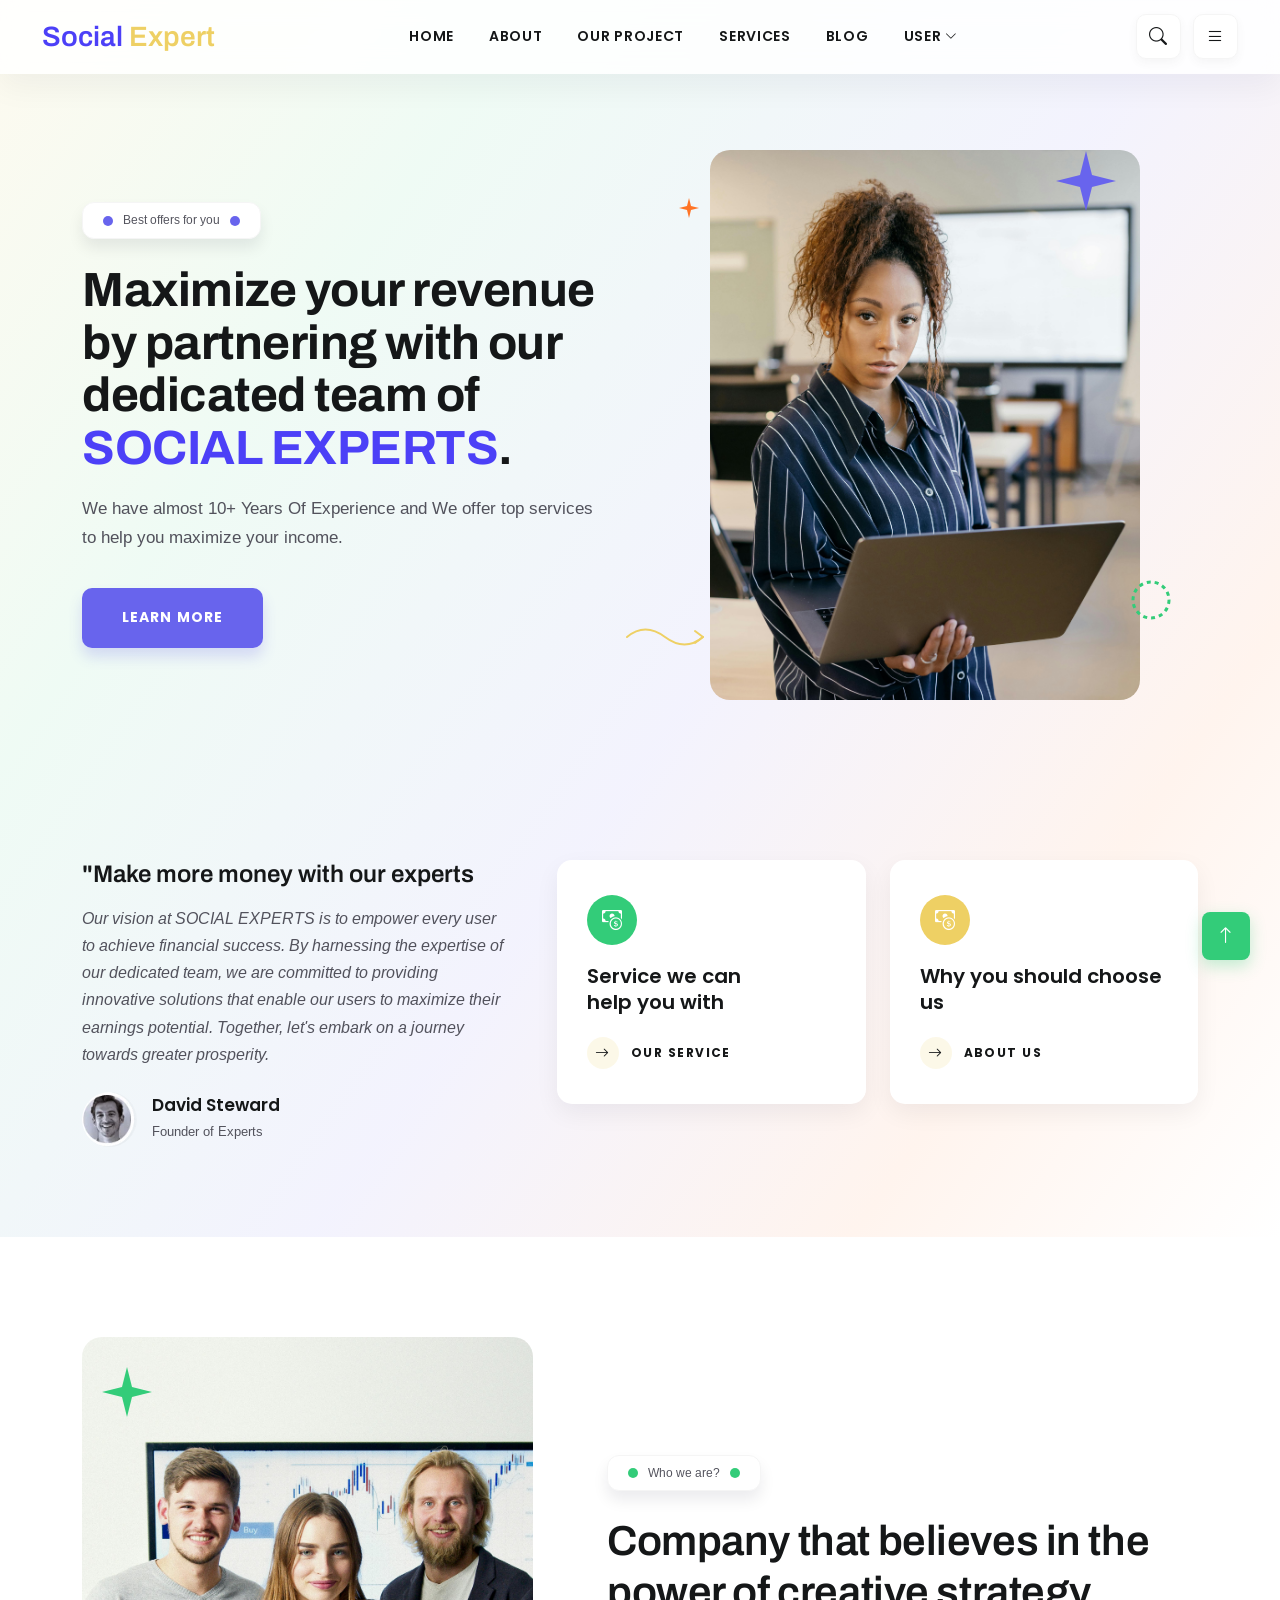
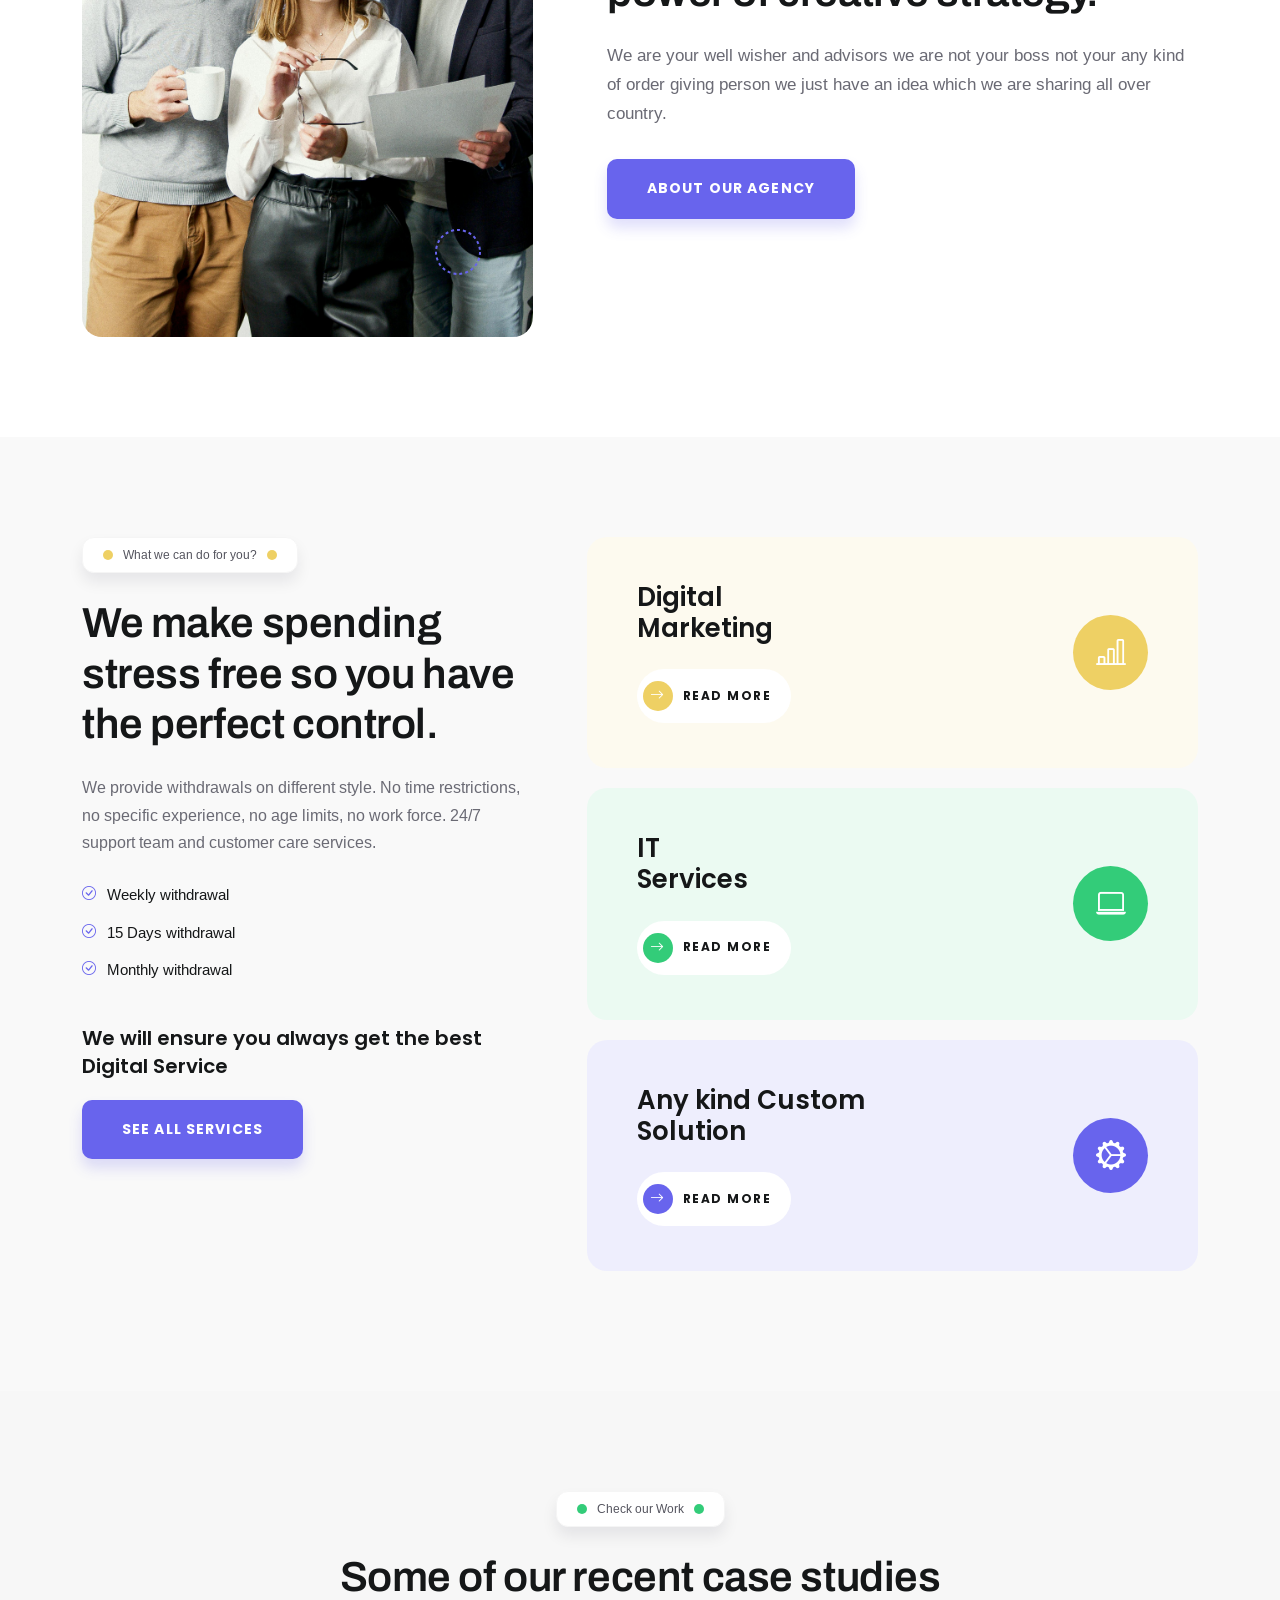
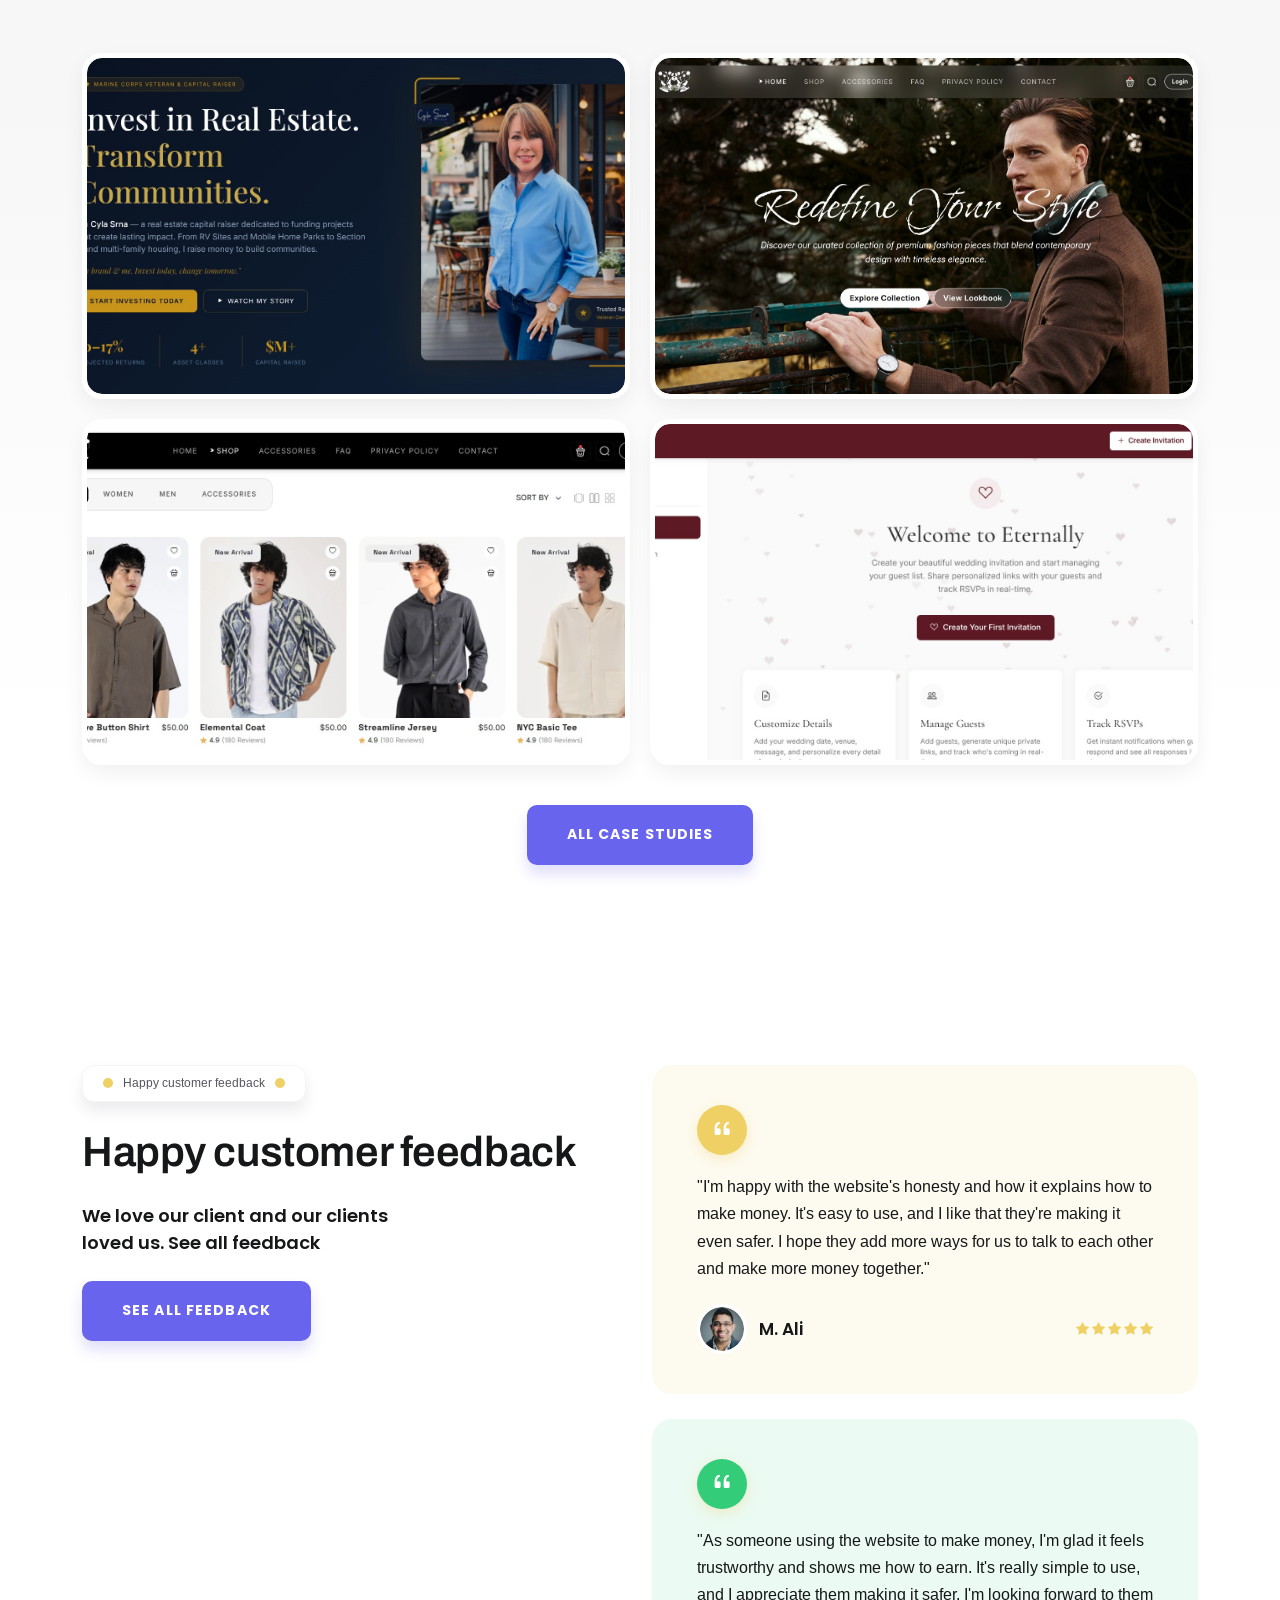
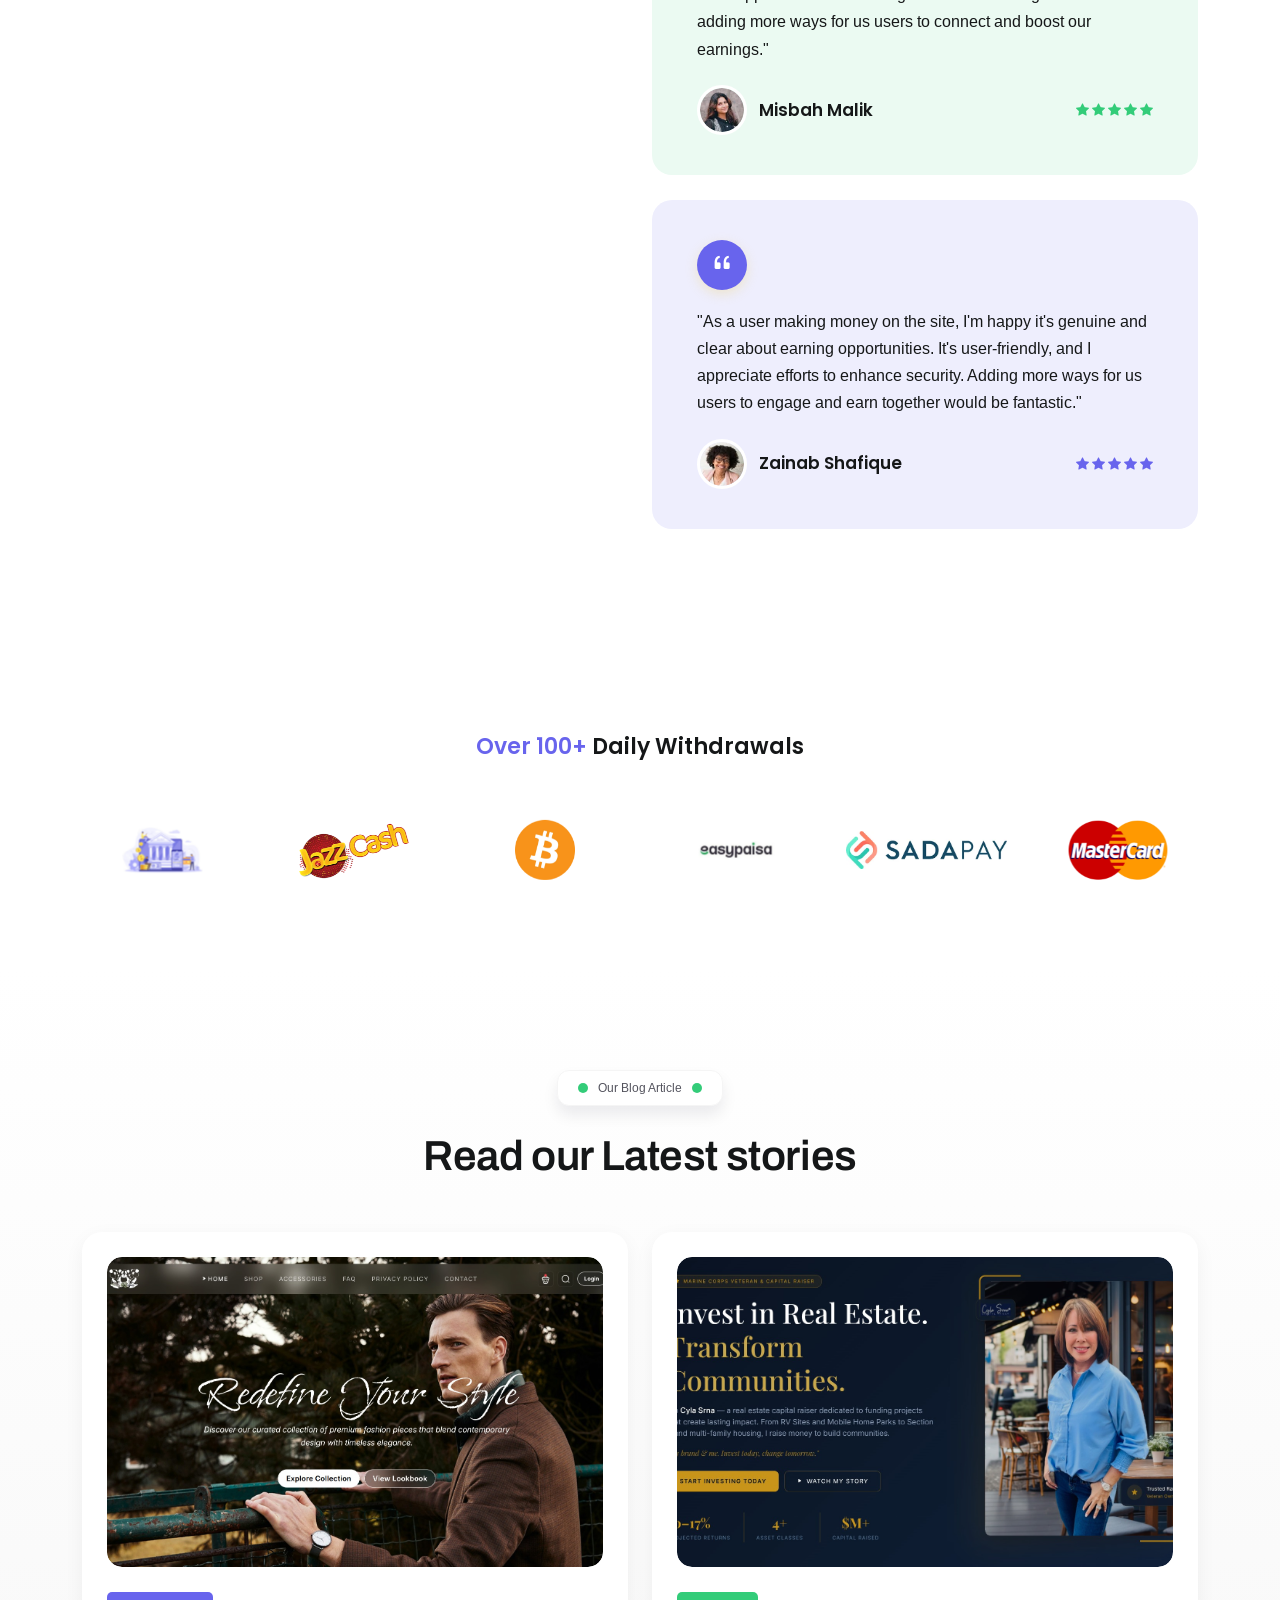
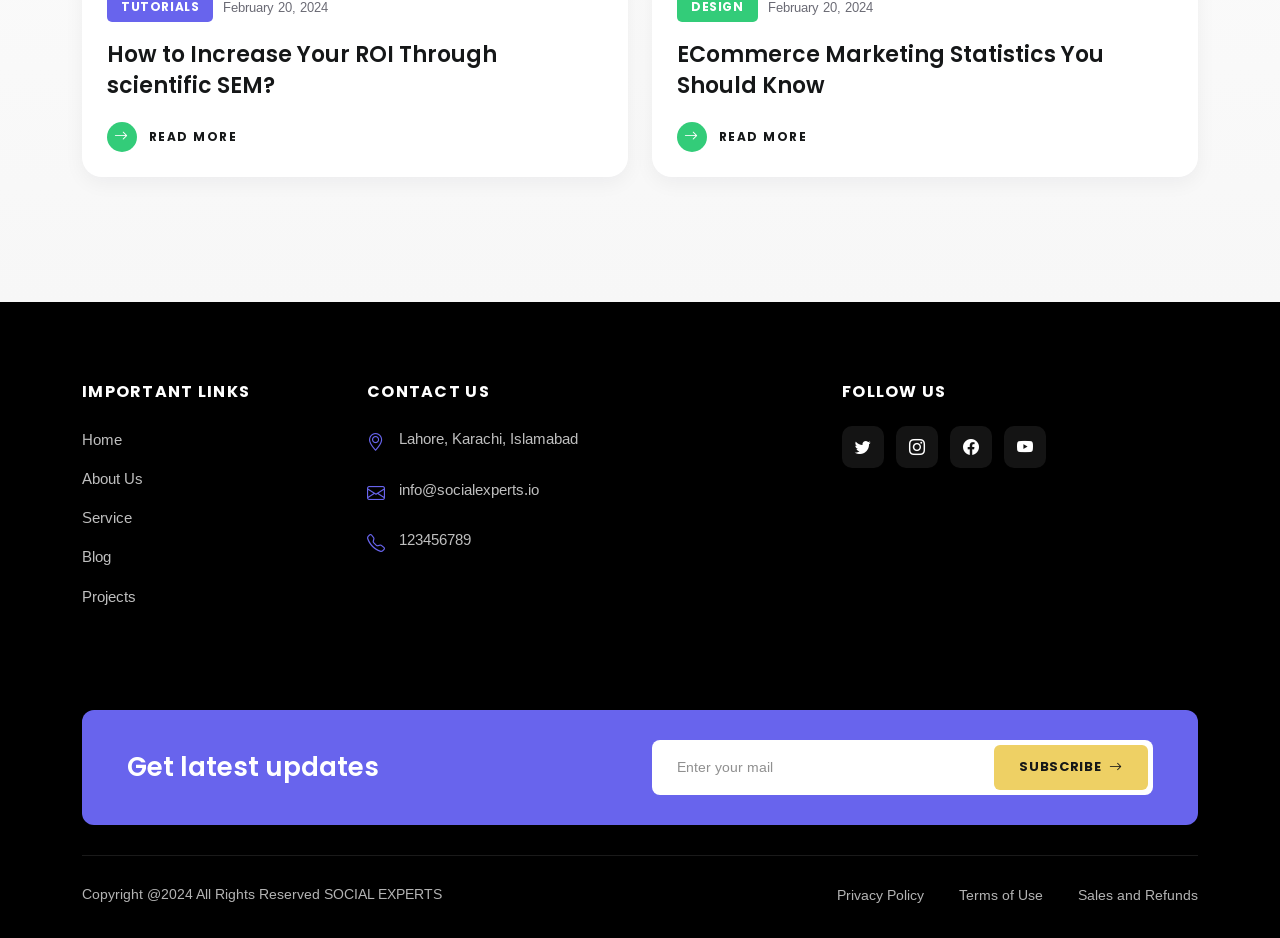
<file: index.html>
<!DOCTYPE html>
<html lang="en">

<head>
    <meta charset="UTF-8">
    <meta name="viewport" content="width=device-width, initial-scale=1.0">
    <meta name="description" content="SOCIAL EXPERTS">
    <title>SOCIAL EXPERTS</title>
    <link rel="shortcut icon" href="assets/imgs/favicon.png" type="image/x-icon">
    <link href="https://cdn.jsdelivr.net/npm/bootstrap@5.2.3/dist/css/bootstrap.min.css" rel="stylesheet">
    <link rel="stylesheet" href="https://cdn.jsdelivr.net/npm/bootstrap-icons@1.13.1/font/bootstrap-icons.min.css">
    <link href="https://unpkg.com/aos@2.3.1/dist/aos.css" rel="stylesheet">
    <link rel="stylesheet" href="https://cdn.jsdelivr.net/npm/swiper@11/swiper-bundle.min.css">
    <link rel="stylesheet" href="assets/css/style.css">
</head>

<body>

    <!-- Header Start =============================== -->
    <header class="header_section">
        <div class="container-fluid">
            <nav class="navbar navbar-expand-lg">
                <a class="navbar-brand" href="index.html">
                    <p class="logo_text">Social <span>Expert</span></p>
                </a>
                <button class="navbar-toggler" type="button" data-bs-toggle="collapse" data-bs-target="#mainNav"
                    aria-controls="mainNav" aria-expanded="false" aria-label="Toggle navigation">
                    <span class="navbar-toggler-icon"></span>
                </button>
                <div class="collapse navbar-collapse" id="mainNav">
                    <ul class="navbar-nav mx-auto mb-2 mb-lg-0">
                        <li class="nav_item"><a class="nav_link active" href="index.html">Home</a></li>
                        <li class="nav_item"><a class="nav_link" href="about.html">About</a></li>
                        <li class="nav_item"><a class="nav_link" href="projects.html">Our Project</a></li>
                        <li class="nav_item"><a class="nav_link" href="services.html">Services</a></li>
                        <li class="nav_item"><a class="nav_link" href="blog.html">Blog</a></li>
                        <li class="nav_item dropdown">
                            <a class="nav_link dropdown_toggle" href="#" id="userDropdown">
                                User <i class="bi bi-chevron-down"></i>
                            </a>
                            <ul class="dropdown_menu" id="userMenu">
                                <li><a href="register.html">Sign Up</a></li>
                                <li><a href="login.html">Login</a></li>
                            </ul>
                        </li>
                    </ul>
                    <div class="nav_btns">
                        <button class="search_btn" id="searchToggle" aria-label="Open search"><i class="bi bi-search"></i></button>
                        <button class="sidebar_btn" id="sidebarToggle" aria-label="Open menu"><i class="bi bi-list"></i></button>
                    </div>
                </div>
            </nav>
        </div>

        <div class="search_popup" id="searchPopup">
            <div class="search_popup_inner">
                <button class="search_close" id="searchClose" aria-label="Close search"><i class="bi bi-x-lg"></i></button>
                <form class="search_form" onsubmit="return false;">
                    <input type="text" placeholder="Search here..." aria-label="Search">
                    <button type="submit" aria-label="Submit search"><i class="bi bi-search"></i></button>
                </form>
            </div>
        </div>
    </header>
    <!-- Header End =============================== -->


    <!-- Sidebar Offcanvas Start =============================== -->
    <aside class="offcanvas_sidebar" id="offcanvasSidebar">
        <button class="offcanvas_close" id="offcanvasClose" aria-label="Close sidebar"><i class="bi bi-x-lg"></i></button>
        <div class="offcanvas_logo">
            <p class="logo_text">Social <span>Expert</span></p>
        </div>
        <div class="offcanvas_info">
            <h3 class="offcanvas_title">Get In Touch</h3>
            <div class="offcanvas_info_item">
                <div class="offcanvas_info_icon"><i class="bi bi-envelope"></i></div>
                <div class="offcanvas_info_text">
                    <span>Email</span>
                    <a href="mailto:info@socialexperts.io">info@socialexperts.io</a>
                </div>
            </div>
            <div class="offcanvas_info_item">
                <div class="offcanvas_info_icon"><i class="bi bi-telephone"></i></div>
                <div class="offcanvas_info_text">
                    <span>Phone</span>
                    <a href="tel:123456789">123456789</a>
                </div>
            </div>
            <div class="offcanvas_info_item">
                <div class="offcanvas_info_icon"><i class="bi bi-geo-alt"></i></div>
                <div class="offcanvas_info_text">
                    <span>Location</span>
                    <a href="#">Lahore, Islamabad, Karachi</a>
                </div>
            </div>
        </div>
        <div class="offcanvas_social">
            <a href="#" aria-label="Twitter"><i class="bi bi-twitter"></i></a>
            <a href="#" aria-label="Instagram"><i class="bi bi-instagram"></i></a>
            <a href="#" aria-label="Facebook"><i class="bi bi-facebook"></i></a>
            <a href="#" aria-label="YouTube"><i class="bi bi-youtube"></i></a>
        </div>
    </aside>
    <div class="body_overlay" id="bodyOverlay"></div>
    <!-- Sidebar Offcanvas End =============================== -->


    <!-- Hero Section Start =============================== -->
    <section class="hero_section">
        <div class="container">
            <div class="row align-items-center hero_top">
                <div class="col-xl-6 col-lg-6">
                    <div class="hero_content">
                        <span class="section_subtitle" data-aos="fade-up" data-aos-delay="100">
                            Best offers for you
                        </span>
                        <h1 class="hero_title" data-aos="fade-up" data-aos-delay="200">
                           Maximize your revenue by partnering with our dedicated team of <span style="color: #4C40F7;"> SOCIAL EXPERTS</span>.
                        </h1>
                        <p class="hero_text" data-aos="fade-up" data-aos-delay="300">
                            We have almost 10+ Years Of Experience and We offer top  services to help you maximize
                            your income.
                        </p>
                        <div class="hero_actions" data-aos="fade-up" data-aos-delay="400">
                            <a class="btn_primary" href="#case">Learn More</a>
                            <div class="hero_play">
                                <a class="play_btn" href="#" aria-label="Play video">
                                    <i class="bi bi-play-fill"></i>
                                </a>
                                <span>See Inside</span>
                            </div>
                        </div>
                    </div>
                </div>

                <div class="col-xl-6 col-lg-6">
                    <div class="hero_visual">
                        <div class="hero_shape hero_shape_star" data-aos="zoom-in" data-aos-delay="600">
                            <svg width="60" height="60" viewBox="0 0 60 60" fill="none"
                                xmlns="http://www.w3.org/2000/svg">
                                <path d="M30 0L36 24L60 30L36 36L30 60L24 36L0 30L24 24L30 0Z" fill="#6864ED" />
                            </svg>
                        </div>
                        <div class="hero_shape hero_shape_circle" data-aos="zoom-in" data-aos-delay="700">
                            <svg width="40" height="40" viewBox="0 0 40 40" fill="none"
                                xmlns="http://www.w3.org/2000/svg">
                                <circle cx="20" cy="20" r="18" stroke="#33CC79" stroke-width="3"
                                    stroke-dasharray="4 4" />
                            </svg>
                        </div>
                        <div class="hero_shape hero_shape_arrow" data-aos="fade-right" data-aos-delay="800">
                            <svg width="80" height="40" viewBox="0 0 80 40" fill="none"
                                xmlns="http://www.w3.org/2000/svg">
                                <path d="M2 20 Q 20 5, 40 20 T 78 20" stroke="#EED064" stroke-width="2" fill="none"
                                    stroke-linecap="round" />
                                <path d="M70 14 L 78 20 L 70 26" stroke="#EED064" stroke-width="2" fill="none"
                                    stroke-linecap="round" stroke-linejoin="round" />
                            </svg>
                        </div>
                        <div class="hero_shape hero_shape_dot" data-aos="zoom-in" data-aos-delay="900">
                            <svg width="20" height="20" viewBox="0 0 20 20" fill="none"
                                xmlns="http://www.w3.org/2000/svg">
                                <path d="M10 0L12 8L20 10L12 12L10 20L8 12L0 10L8 8L10 0Z" fill="#FF7425" />
                            </svg>
                        </div>
                        <div class="hero_image" data-aos="fade-left" data-aos-delay="500">
                            <img src="assets/imgs/hero3.jpg"
                                alt="SOCIAL EXPERTS">
                        </div>
                    </div>
                </div>
            </div>

            <div class="row hero_bottom">
                <div class="col-xl-5 col-lg-5" data-aos="fade-up" data-aos-delay="200">
                    <div class="hero_quote">
                        <h4 class="quote_title">"Make more money with our experts</h4>
                        <p class="quote_text">
                            Our vision at SOCIAL EXPERTS is to empower every user to achieve financial success. By
                            harnessing the expertise of our dedicated team, we are committed to providing innovative
                            solutions that enable our users to maximize their earnings potential. Together, let's embark
                            on a journey towards greater prosperity.
                        </p>
                        <div class="quote_author">
                            <div class="quote_avatar">
                                <img src="assets/imgs/hero-sm-img.webp" alt="David Steward">
                            </div>
                            <div class="quote_meta">
                                <h5 class="quote_name">David Steward</h5>
                                <span>Founder of Experts</span>
                            </div>
                        </div>
                    </div>
                </div>

                <div class="col-xl-7 col-lg-7">
                    <div class="row">
                        <div class="col-xl-6 col-lg-6 col-md-6" data-aos="fade-up" data-aos-delay="300">
                            <div class="hero_card">
                                <div class="hero_card_icon icon_green">
                                    <i class="bi bi-cash-coin"></i>
                                </div>
                                <h4 class="hero_card_title">Service we can <br>help you with</h4>
                                <a href="#service" class="hero_card_link link_green">
                                    <i class="bi bi-arrow-right"></i>
                                    <span>Our Service</span>
                                </a>
                            </div>
                        </div>
                        <div class="col-xl-6 col-lg-6 col-md-6" data-aos="fade-up" data-aos-delay="400">
                            <div class="hero_card">
                                <div class="hero_card_icon icon_yellow">
                                    <i class="bi bi-cash-coin"></i>
                                </div>
                                <h4 class="hero_card_title">Why you should choose us</h4>
                                <a href="#about" class="hero_card_link link_yellow">
                                    <i class="bi bi-arrow-right"></i>
                                    <span>About us</span>
                                </a>
                            </div>
                        </div>
                    </div>
                </div>
            </div>
        </div>
    </section>
    <!-- Hero Section End =============================== -->


    <!-- About Section Start =============================== -->
    <section class="about_section" id="about">
        <div class="container">
            <div class="row align-items-center">
                <div class="col-xl-5 col-lg-5 order-2 order-lg-1" data-aos="fade-right">
                    <div class="about_visual">
                        <div class="about_shape about_shape_star">
                            <svg width="50" height="50" viewBox="0 0 50 50" fill="none"
                                xmlns="http://www.w3.org/2000/svg">
                                <path d="M25 0L30 20L50 25L30 30L25 50L20 30L0 25L20 20L25 0Z" fill="#33CC79" />
                            </svg>
                        </div>
                        <div class="about_shape about_shape_ring">
                            <svg width="50" height="50" viewBox="0 0 50 50" fill="none"
                                xmlns="http://www.w3.org/2000/svg">
                                <circle cx="25" cy="25" r="22" stroke="#6864ED" stroke-width="2"
                                    stroke-dasharray="3 3" />
                            </svg>
                        </div>
                        <div class="about_image">
                            <img src="assets/imgs/team1.jpg" alt="About SOCIAL EXPERTS">
                        </div>
                    </div>
                </div>

                <div class="col-xl-7 col-lg-7 order-1 order-lg-2" data-aos="fade-left">
                    <div class="about_content">
                        <span class="section_subtitle subtitle_green">Who we are?</span>
                        <h2 class="section_title">Company that believes in the power of creative strategy.</h2>
                        <p class="about_text">
                            We are your well wisher and advisors we are not your boss not your any kind of order giving
                            person we just have an idea which we are sharing all over country.
                        </p>
                        <a class="btn_primary" href="#about">About our Agency</a>
                    </div>
                </div>
            </div>
        </div>
    </section>
    <!-- About Section End =============================== -->


    <!-- Service Section Start =============================== -->
    <section class="service_section" id="service">
        <div class="container">
            <div class="row">
                <div class="col-xl-5 col-lg-5" data-aos="fade-right">
                    <div class="service_intro">
                        <span class="section_subtitle subtitle_yellow">What we can do for you?</span>
                        <h2 class="section_title">We make spending stress free so you have the perfect control.</h2>
                        <p class="service_text">
                            We provide withdrawals on different style. No time restrictions, no specific experience, no
                            age limits, no work force. 24/7 support team and customer care services.
                        </p>
                        <ul class="service_list">
                            <li>Weekly withdrawal</li>
                            <li>15 Days withdrawal</li>
                            <li>Monthly withdrawal</li>
                        </ul>
                        <div class="service_intro_bottom">
                            <h4 class="service_bottom_title">We will ensure you always get the best Digital Service</h4>
                            <a class="btn_primary" href="#service">See all Services</a>
                        </div>
                    </div>
                </div>

                <div class="col-xl-7 col-lg-7">
                    <div class="service_cards">
                        <div class="service_card card_yellow" data-aos="fade-up" data-aos-delay="100">
                            <div class="service_card_content">
                                <h4 class="service_card_title">Digital <br>Marketing</h4>
                                <a href="#" class="service_card_link">
                                    <span class="link_arrow"><i class="bi bi-arrow-right"></i></span>
                                    Read More
                                </a>
                            </div>
                            <div class="service_card_icon">
                                <i class="bi bi-bar-chart-line"></i>
                            </div>
                        </div>

                        <div class="service_card card_green" data-aos="fade-up" data-aos-delay="200">
                            <div class="service_card_content">
                                <h4 class="service_card_title">IT <br>Services</h4>
                                <a href="#" class="service_card_link">
                                    <span class="link_arrow"><i class="bi bi-arrow-right"></i></span>
                                    Read More
                                </a>
                            </div>
                            <div class="service_card_icon">
                                <i class="bi bi-laptop"></i>
                            </div>
                        </div>

                        <div class="service_card card_blue" data-aos="fade-up" data-aos-delay="300">
                            <div class="service_card_content">
                                <h4 class="service_card_title">Any kind Custom <br>Solution</h4>
                                <a href="#" class="service_card_link">
                                    <span class="link_arrow"><i class="bi bi-arrow-right"></i></span>
                                    Read More
                                </a>
                            </div>
                            <div class="service_card_icon">
                                <i class="bi bi-gear-wide-connected"></i>
                            </div>
                        </div>
                    </div>
                </div>
            </div>
        </div>
    </section>
    <!-- Service Section End =============================== -->


    <!-- Case Section Start =============================== -->
    <section class="case_section" id="case">
        <div class="container">
            <div class="row justify-content-center">
                <div class="col-xl-8 col-12" data-aos="fade-up">
                    <div class="section_head text-center">
                        <span class="section_subtitle subtitle_green">Check our Work</span>
                        <h2 class="section_title">Some of our recent case studies</h2>
                    </div>
                </div>
            </div>

            <div class="row case_grid">
                <div class="col-xl-6 col-lg-6 col-md-6" data-aos="fade-right" data-aos-delay="100">
                    <div class="case_item">
                        <img src="assets/imgs/pj1.jpeg" alt="Case Study 1">
                        <a href="#" class="case_overlay" aria-label="View case study">
                            <i class="bi bi-arrow-up-right"></i>
                        </a>
                    </div>
                </div>
                <div class="col-xl-6 col-lg-6 col-md-6" data-aos="fade-left" data-aos-delay="200">
                    <div class="case_item">
                        <img src="assets/imgs/pj2.jpeg" alt="Case Study 2">
                        <a href="#" class="case_overlay" aria-label="View case study">
                            <i class="bi bi-arrow-up-right"></i>
                        </a>
                    </div>
                </div>
                <div class="col-xl-6 col-lg-6 col-md-6" data-aos="fade-right" data-aos-delay="300">
                    <div class="case_item">
                        <img src="assets/imgs/pj3.jpeg" alt="Case Study 3">
                        <a href="#" class="case_overlay" aria-label="View case study">
                            <i class="bi bi-arrow-up-right"></i>
                        </a>
                    </div>
                </div>
                <div class="col-xl-6 col-lg-6 col-md-6" data-aos="fade-left" data-aos-delay="400">
                    <div class="case_item">
                        <img src="assets/imgs/pj4.jpeg" alt="Case Study 4">
                        <a href="#" class="case_overlay" aria-label="View case study">
                            <i class="bi bi-arrow-up-right"></i>
                        </a>
                    </div>
                </div>
            </div>

            <div class="text-center case_more" data-aos="fade-up">
                <a class="btn_primary" href="#case">All Case Studies</a>
            </div>
        </div>
    </section>
    <!-- Case Section End =============================== -->


    <!-- Testimonial Section Start =============================== -->
    <section class="testimonial_section">
        <div class="container">
            <div class="row">
                <div class="col-xl-6 col-lg-12" data-aos="fade-right">
                    <div class="testimonial_intro">
                        <span class="section_subtitle subtitle_yellow">Happy customer feedback</span>
                        <h2 class="section_title">Happy customer feedback</h2>
                        <h4 class="testimonial_subtext">We love our client and our clients <br>loved us. See all
                            feedback</h4>
                        <a class="btn_primary" href="#">See all Feedback</a>
                    </div>
                </div>

                <div class="col-xl-6 col-lg-12">
                    <div class="testimonial_list">
                        <div class="testimonial_card card_yellow" data-aos="fade-up" data-aos-delay="100">
                            <div class="testimonial_icon">
                                <i class="bi bi-quote"></i>
                            </div>
                            <p class="testimonial_text">
                                "I'm happy with the website's honesty and how it explains how to make money. It's easy
                                to use, and I like that they're making it even safer. I hope they add more ways for us
                                to talk to each other and make more money together."
                            </p>
                            <div class="testimonial_author">
                                <div class="testimonial_user">
                                    <img src="assets/imgs/testi-img-1.webp" alt="M. Ali">
                                    <h5 class="user_name">M. Ali</h5>
                                </div>
                                <div class="testimonial_stars">
                                    <i class="bi bi-star-fill"></i>
                                    <i class="bi bi-star-fill"></i>
                                    <i class="bi bi-star-fill"></i>
                                    <i class="bi bi-star-fill"></i>
                                    <i class="bi bi-star-fill"></i>
                                </div>
                            </div>
                        </div>

                        <div class="testimonial_card card_green" data-aos="fade-up" data-aos-delay="200">
                            <div class="testimonial_icon">
                                <i class="bi bi-quote"></i>
                            </div>
                            <p class="testimonial_text">
                                "As someone using the website to make money, I'm glad it feels trustworthy and shows me
                                how to earn. It's really simple to use, and I appreciate them making it safer. I'm
                                looking forward to them adding more ways for us users to connect and boost our
                                earnings."
                            </p>
                            <div class="testimonial_author">
                                <div class="testimonial_user">
                                    <img src="assets/imgs/testi-img-2.webp" alt="Misbah Malik">
                                    <h5 class="user_name">Misbah Malik</h5>
                                </div>
                                <div class="testimonial_stars">
                                    <i class="bi bi-star-fill"></i>
                                    <i class="bi bi-star-fill"></i>
                                    <i class="bi bi-star-fill"></i>
                                    <i class="bi bi-star-fill"></i>
                                    <i class="bi bi-star-fill"></i>
                                </div>
                            </div>
                        </div>

                        <div class="testimonial_card card_blue" data-aos="fade-up" data-aos-delay="300">
                            <div class="testimonial_icon">
                                <i class="bi bi-quote"></i>
                            </div>
                            <p class="testimonial_text">
                                "As a user making money on the site, I'm happy it's genuine and clear about earning
                                opportunities. It's user-friendly, and I appreciate efforts to enhance security. Adding
                                more ways for us users to engage and earn together would be fantastic."
                            </p>
                            <div class="testimonial_author">
                                <div class="testimonial_user">
                                    <img src="assets/imgs/testi-img-3.webp" alt="Zainab Shafique">
                                    <h5 class="user_name">Zainab Shafique</h5>
                                </div>
                                <div class="testimonial_stars">
                                    <i class="bi bi-star-fill"></i>
                                    <i class="bi bi-star-fill"></i>
                                    <i class="bi bi-star-fill"></i>
                                    <i class="bi bi-star-fill"></i>
                                    <i class="bi bi-star-fill"></i>
                                </div>
                            </div>
                        </div>
                    </div>
                </div>
            </div>
        </div>
    </section>
    <!-- Testimonial Section End =============================== -->


    <!-- Brand Section Start =============================== -->
    <section class="brand_section">
        <div class="container">
            <div class="brand_head" data-aos="fade-up">
                <h4 class="brand_title"><span>Over 100+</span> Daily Withdrawals</h4>
            </div>

            <div class="swiper brand_slider" data-aos="fade-up" data-aos-delay="100">
                <div class="swiper-wrapper">
                    <div class="swiper-slide">
                        <div class="brand_item"><img src="assets/imgs/brand-1.webp"
                                alt="Brand 1"></div>
                    </div>
                    <div class="swiper-slide">
                        <div class="brand_item"><img src="assets/imgs/brand-2.webp"
                                alt="Brand 2"></div>
                    </div>
                    <div class="swiper-slide">
                        <div class="brand_item"><img src="assets/imgs/brand-3.webp"
                                alt="Brand 3"></div>
                    </div>
                    <div class="swiper-slide">
                        <div class="brand_item"><img src="assets/imgs/brand-4.webp"
                                alt="Brand 4"></div>
                    </div>
                    <div class="swiper-slide">
                        <div class="brand_item"><img src="assets/imgs/brand-5.webp"
                                alt="Brand 5"></div>
                    </div>
                    <div class="swiper-slide">
                        <div class="brand_item"><img src="assets/imgs/brand-6.webp"
                                alt="Brand 6"></div>
                    </div>
                    <div class="swiper-slide">
                        <div class="brand_item"><img src="assets/imgs/brand-7.webp"
                                alt="Brand 7"></div>
                    </div>
                </div>
            </div>
        </div>
    </section>
    <!-- Brand Section End =============================== -->


    <!-- Blog Section Start =============================== -->
    <section class="blog_section" id="blog">
        <div class="container">
            <div class="row justify-content-center">
                <div class="col-xl-6" data-aos="fade-up">
                    <div class="section_head text-center">
                        <span class="section_subtitle subtitle_green">Our Blog Article</span>
                        <h2 class="section_title">Read our Latest stories</h2>
                    </div>
                </div>
            </div>

            <div class="row">
                <div class="col-xl-6 col-lg-6" data-aos="fade-right" data-aos-delay="100">
                    <article class="blog_card">
                        <a href="#" class="blog_thumb">
                            <img src="assets/imgs/pj2.jpeg" alt="Blog Post 1">
                        </a>
                        <div class="blog_meta">
                            <span class="blog_tag">Tutorials</span>
                            <span class="blog_date">February 20, 2024</span>
                        </div>
                        <h4 class="blog_title">
                            <a href="#">How to Increase Your ROI Through scientific SEM?</a>
                        </h4>
                        <a href="#" class="blog_link">
                            <span class="link_arrow link_arrow_green"><i class="bi bi-arrow-right"></i></span>
                            Read More
                        </a>
                    </article>
                </div>

                <div class="col-xl-6 col-lg-6" data-aos="fade-left" data-aos-delay="200">
                    <article class="blog_card">
                        <a href="#" class="blog_thumb">
                            <img src="assets/imgs/pj1.jpeg" alt="Blog Post 2">
                        </a>
                        <div class="blog_meta">
                            <span class="blog_tag tag_green">Design</span>
                            <span class="blog_date">February 20, 2024</span>
                        </div>
                        <h4 class="blog_title">
                            <a href="#">ECommerce Marketing Statistics You Should Know</a>
                        </h4>
                        <a href="#" class="blog_link">
                            <span class="link_arrow link_arrow_green"><i class="bi bi-arrow-right"></i></span>
                            Read More
                        </a>
                    </article>
                </div>
            </div>
        </div>
    </section>
    <!-- Blog Section End =============================== -->


    <!-- Footer Section Start =============================== -->
    <footer class="footer_section">
        <div class="container">
            <div class="row footer_top">
                <div class="col-xl-3 col-lg-3 col-md-6" data-aos="fade-up">
                    <div class="footer_widget">
                        <h4 class="footer_widget_title">Important Links</h4>
                        <ul class="footer_links">
                            <li><a href="#">Home</a></li>
                            <li><a href="#about">About Us</a></li>
                            <li><a href="#service">Service</a></li>
                            <li><a href="#blog">Blog</a></li>
                            <li><a href="#case">Projects</a></li>
                        </ul>
                    </div>
                </div>

                <div class="col-xl-5 col-lg-5 col-md-6" data-aos="fade-up" data-aos-delay="100">
                    <div class="footer_widget">
                        <h4 class="footer_widget_title">Contact Us</h4>
                        <ul class="footer_contact">
                            <li>
                                <i class="bi bi-geo-alt"></i>
                                <a href="#">Lahore, Karachi, Islamabad</a>
                            </li>
                            <li>
                                <i class="bi bi-envelope"></i>
                                <div>
                                    <a href="mailto:info@socialexperts.io">info@socialexperts.io</a>
                                </div>
                            </li>
                            <li>
                                <i class="bi bi-telephone"></i>
                                <a href="tel: 123456789">123456789</a>
                            </li>
                        </ul>
                    </div>
                </div>

                <div class="col-xl-4 col-lg-4 col-md-12" data-aos="fade-up" data-aos-delay="200">
                    <div class="footer_widget">
                        <h4 class="footer_widget_title">Follow Us</h4>
                        <div class="footer_social">
                            <a href="#" aria-label="Twitter"><i class="bi bi-twitter"></i></a>
                            <a href="#" aria-label="Instagram"><i class="bi bi-instagram"></i></a>
                            <a href="#" aria-label="Facebook"><i class="bi bi-facebook"></i></a>
                            <a href="#" aria-label="YouTube"><i class="bi bi-youtube"></i></a>
                        </div>
                    </div>
                </div>
            </div>

            <div class="newsletter_box" data-aos="fade-up">
                <div class="row align-items-center">
                    <div class="col-lg-6">
                        <h4 class="newsletter_title">Get latest updates</h4>
                    </div>
                    <div class="col-lg-6">
                        <form class="newsletter_form" onsubmit="return false;">
                            <input type="email" placeholder="Enter your mail" aria-label="Email">
                            <button type="submit">
                                Subscribe <i class="bi bi-arrow-right"></i>
                            </button>
                        </form>
                    </div>
                </div>
            </div>

            <div class="footer_bottom">
                <div class="row align-items-center">
                    <div class="col-lg-6">
                        <p class="copyright_text">Copyright @2024 All Rights Reserved SOCIAL EXPERTS</p>
                    </div>
                    <div class="col-lg-6">
                        <ul class="footer_bottom_links">
                            <li><a href="#">Privacy Policy</a></li>
                            <li><a href="#">Terms of Use</a></li>
                            <li><a href="#">Sales and Refunds</a></li>
                        </ul>
                    </div>
                </div>
            </div>
        </div>
    </footer>
    <!-- Footer Section End =============================== -->


    <!-- Back To Top Button -->
    <button id="backToTop" aria-label="Back to top">
        <i class="bi bi-arrow-up"></i>
    </button>


    <!-- Scripts -->
    <script src="https://cdn.jsdelivr.net/npm/bootstrap@5.2.3/dist/js/bootstrap.bundle.min.js"></script>
    <script src="https://cdn.jsdelivr.net/npm/swiper@11/swiper-bundle.min.js"></script>
    <script src="https://unpkg.com/aos@2.3.1/dist/aos.js"></script>
    <script src="assets/js/script.js"></script>

</body>

</html>
</file>
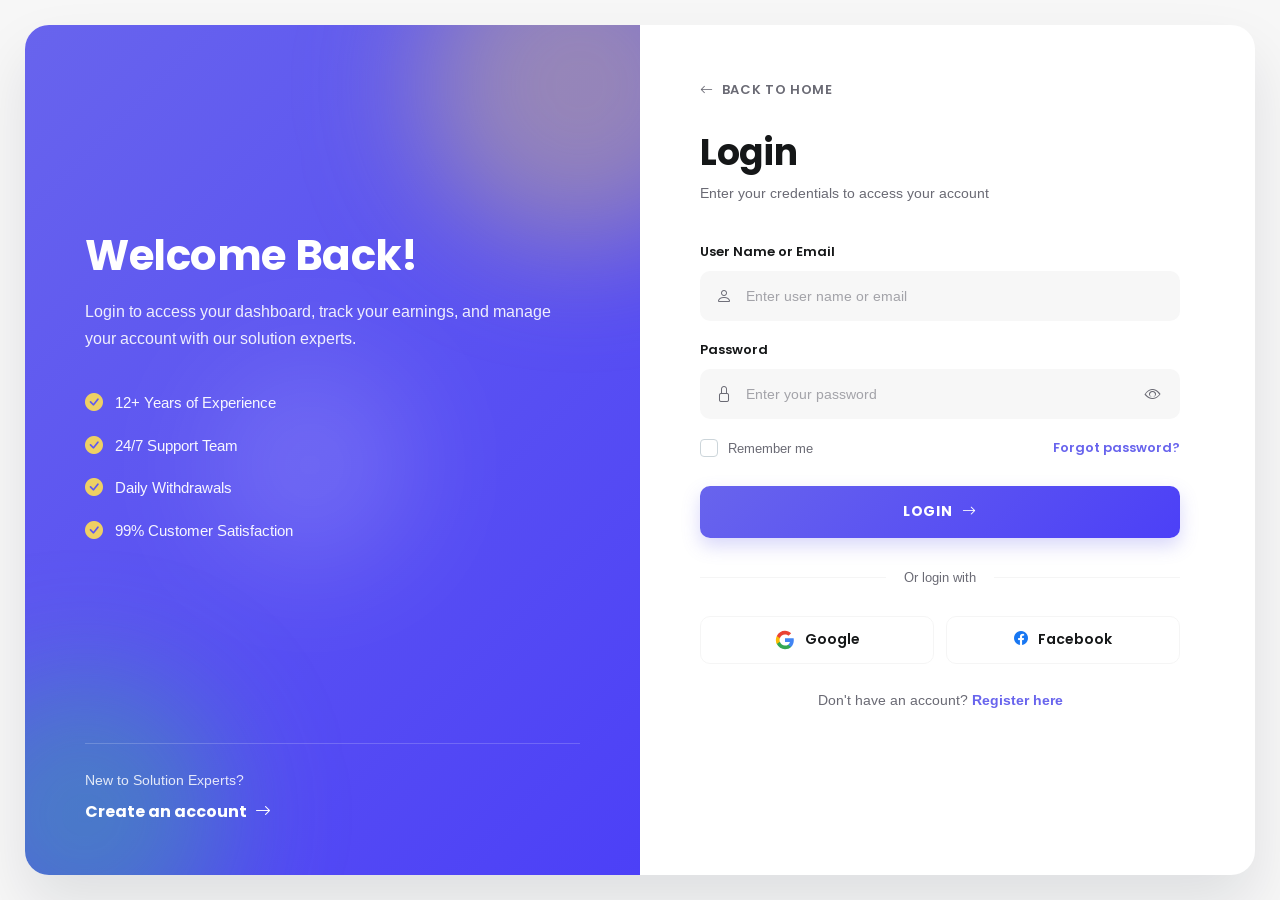
<file: login.html>
<!DOCTYPE html>
<html lang="en">

<head>
    <meta charset="UTF-8">
    <meta name="viewport" content="width=device-width, initial-scale=1.0">
    <meta name="description" content="Login to your Solution Experts account.">
    <title>Solution Experts | Login</title>
    <link rel="shortcut icon" href="assets/imgs/favicon.png" type="image/x-icon">

    <link href="https://cdn.jsdelivr.net/npm/bootstrap@5.2.3/dist/css/bootstrap.min.css" rel="stylesheet">
    <link rel="stylesheet" href="https://cdn.jsdelivr.net/npm/bootstrap-icons@1.13.1/font/bootstrap-icons.min.css">
    <link href="https://unpkg.com/aos@2.3.1/dist/aos.css" rel="stylesheet">
    <link rel="stylesheet" href="assets/css/style.css">
</head>

<body class="auth_body">

    <!-- Auth Section Start =============================== -->
    <section class="auth_section">
        <div class="auth_container">

            <!-- Left Visual Panel -->
            <div class="auth_visual" data-aos="fade-right" data-aos-duration="800">
                <div class="auth_visual_blob auth_visual_blob_one"></div>
                <div class="auth_visual_blob auth_visual_blob_two"></div>
                <div class="auth_visual_blob auth_visual_blob_three"></div>

                <div class="auth_visual_content">
                    <h2 class="auth_visual_title">Welcome Back!</h2>
                    <p class="auth_visual_text">
                        Login to access your dashboard, track your earnings, and manage your account with our solution
                        experts.
                    </p>

                    <ul class="auth_visual_features">
                        <li><i class="bi bi-check-circle-fill"></i> 12+ Years of Experience</li>
                        <li><i class="bi bi-check-circle-fill"></i> 24/7 Support Team</li>
                        <li><i class="bi bi-check-circle-fill"></i> Daily Withdrawals</li>
                        <li><i class="bi bi-check-circle-fill"></i> 99% Customer Satisfaction</li>
                    </ul>
                </div>

                <div class="auth_visual_footer">
                    <span>New to Solution Experts?</span>
                    <a href="register.html">Create an account <i class="bi bi-arrow-right"></i></a>
                </div>
            </div>

            <!-- Right Form Panel -->
            <div class="auth_form_panel" data-aos="fade-left" data-aos-duration="800">
                <a href="index.html" class="auth_back_link">
                    <i class="bi bi-arrow-left"></i> Back to Home
                </a>

                <div class="auth_form_inner">
                    <div class="auth_form_head">
                        <h1 class="auth_form_title">Login</h1>
                        <p class="auth_form_subtitle">Enter your credentials to access your account</p>
                    </div>

                    <form class="auth_form" id="loginForm" onsubmit="return false;">
                        <div class="auth_field">
                            <label for="loginEmail">User Name or Email</label>
                            <div class="auth_input_wrap">
                                <i class="bi bi-person"></i>
                                <input type="text" id="loginEmail" placeholder="Enter user name or email" required>
                            </div>
                        </div>

                        <div class="auth_field">
                            <label for="loginPassword">Password</label>
                            <div class="auth_input_wrap">
                                <i class="bi bi-lock"></i>
                                <input type="password" id="loginPassword" placeholder="Enter your password" required>
                                <button type="button" class="password_toggle" data-target="loginPassword" aria-label="Toggle password">
                                    <i class="bi bi-eye"></i>
                                </button>
                            </div>
                        </div>

                        <div class="auth_field_row">
                            <label class="auth_check">
                                <input type="checkbox" id="rememberMe">
                                <span class="auth_check_box"></span>
                                Remember me
                            </label>
                            <a href="#" class="auth_forgot">Forgot password?</a>
                        </div>

                        <button type="submit" class="auth_submit">
                            Login <i class="bi bi-arrow-right"></i>
                        </button>

                        <div class="auth_divider">
                            <span>Or login with</span>
                        </div>

                        <div class="auth_social">
                            <button type="button" class="auth_social_btn">
                                <svg width="20" height="20" viewBox="0 0 24 24"><path fill="#4285F4" d="M22.56 12.25c0-.78-.07-1.53-.2-2.25H12v4.26h5.92c-.26 1.37-1.04 2.53-2.21 3.31v2.77h3.57c2.08-1.92 3.28-4.74 3.28-8.09z"/><path fill="#34A853" d="M12 23c2.97 0 5.46-.98 7.28-2.66l-3.57-2.77c-.98.66-2.23 1.06-3.71 1.06-2.86 0-5.29-1.93-6.16-4.53H2.18v2.84C3.99 20.53 7.7 23 12 23z"/><path fill="#FBBC05" d="M5.84 14.09c-.22-.66-.35-1.36-.35-2.09s.13-1.43.35-2.09V7.07H2.18C1.43 8.55 1 10.22 1 12s.43 3.45 1.18 4.93l2.85-2.22.81-.62z"/><path fill="#EA4335" d="M12 5.38c1.62 0 3.06.56 4.21 1.64l3.15-3.15C17.45 2.09 14.97 1 12 1 7.7 1 3.99 3.47 2.18 7.07l3.66 2.84c.87-2.6 3.3-4.53 6.16-4.53z"/></svg>
                                Google
                            </button>
                            <button type="button" class="auth_social_btn">
                                <i class="bi bi-facebook" style="color:#1877F2;"></i> Facebook
                            </button>
                        </div>

                        <p class="auth_form_link">
                            Don't have an account? <a href="register.html">Register here</a>
                        </p>
                    </form>
                </div>
            </div>
        </div>
    </section>
    <!-- Auth Section End =============================== -->


    <script src="https://cdn.jsdelivr.net/npm/bootstrap@5.2.3/dist/js/bootstrap.bundle.min.js"></script>
    <script src="https://unpkg.com/aos@2.3.1/dist/aos.js"></script>
    <script src="assets/js/script.js"></script>

</body>

</html>
</file>
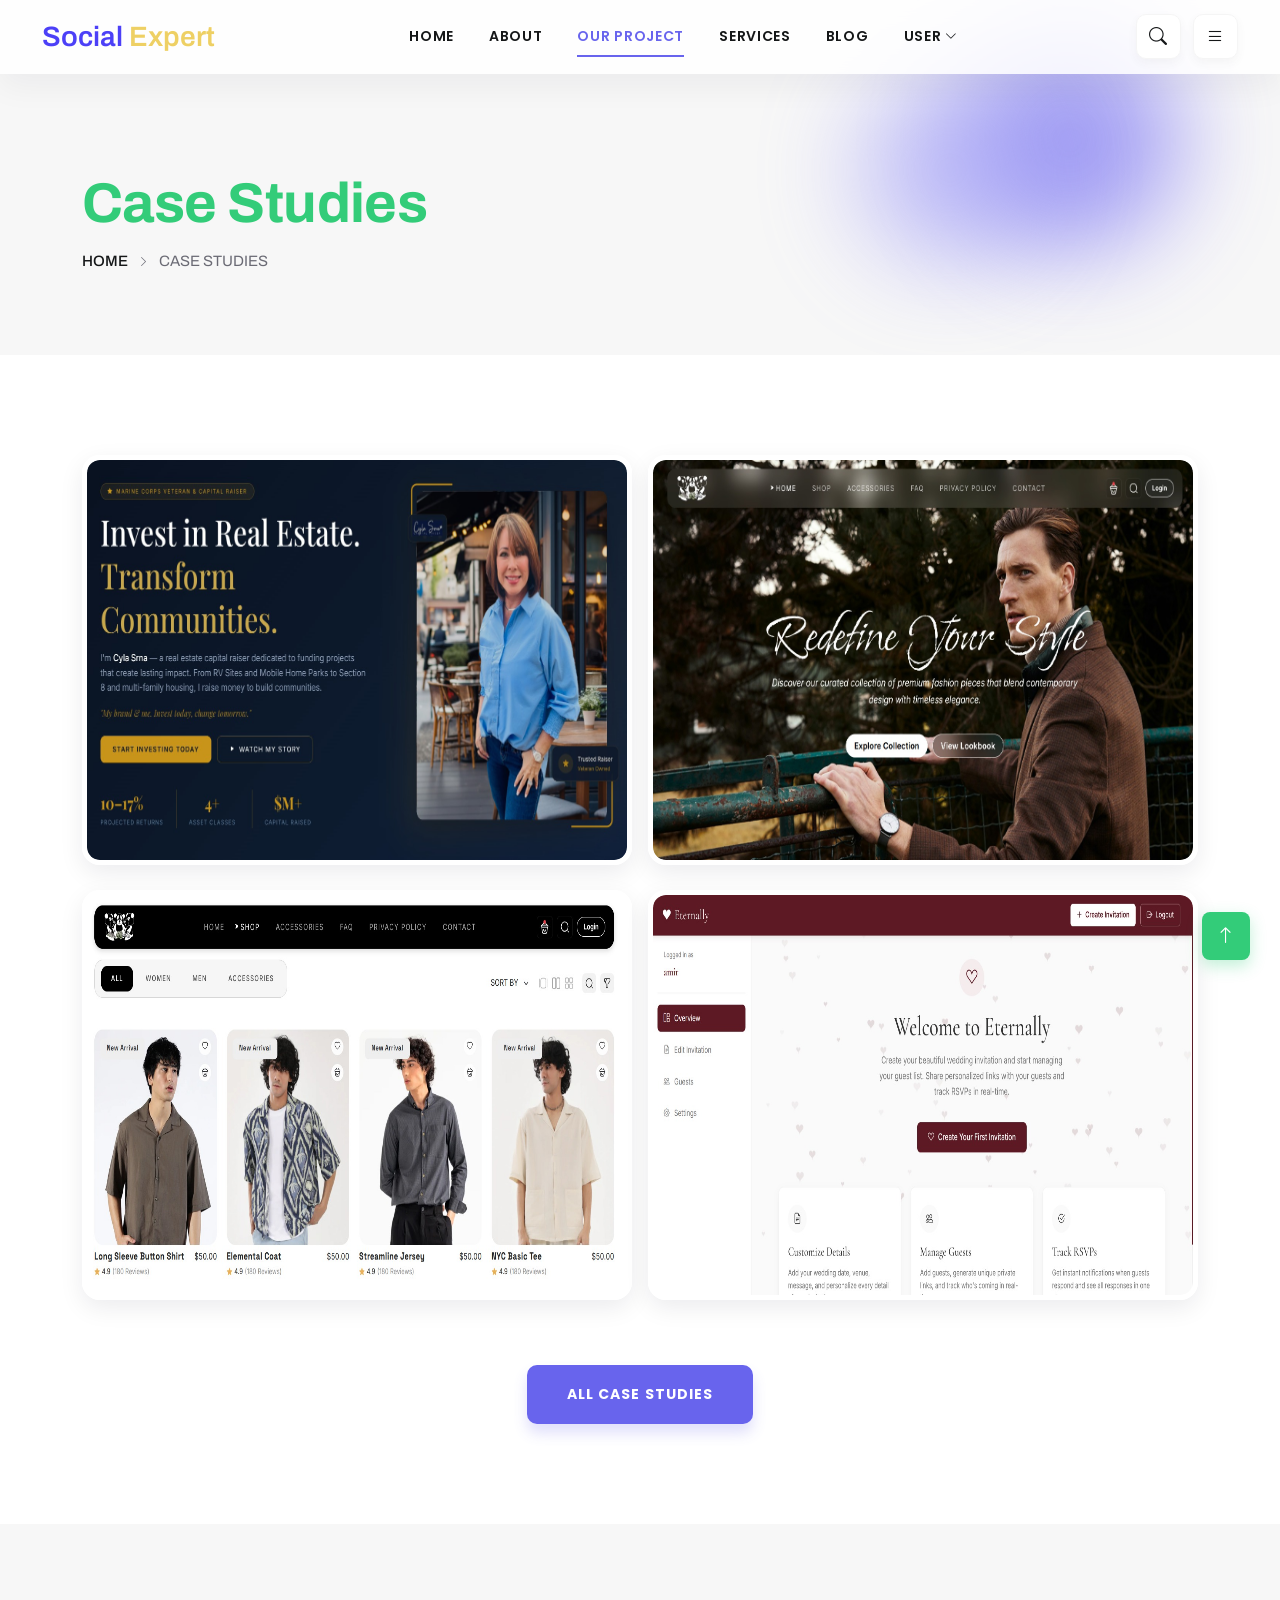
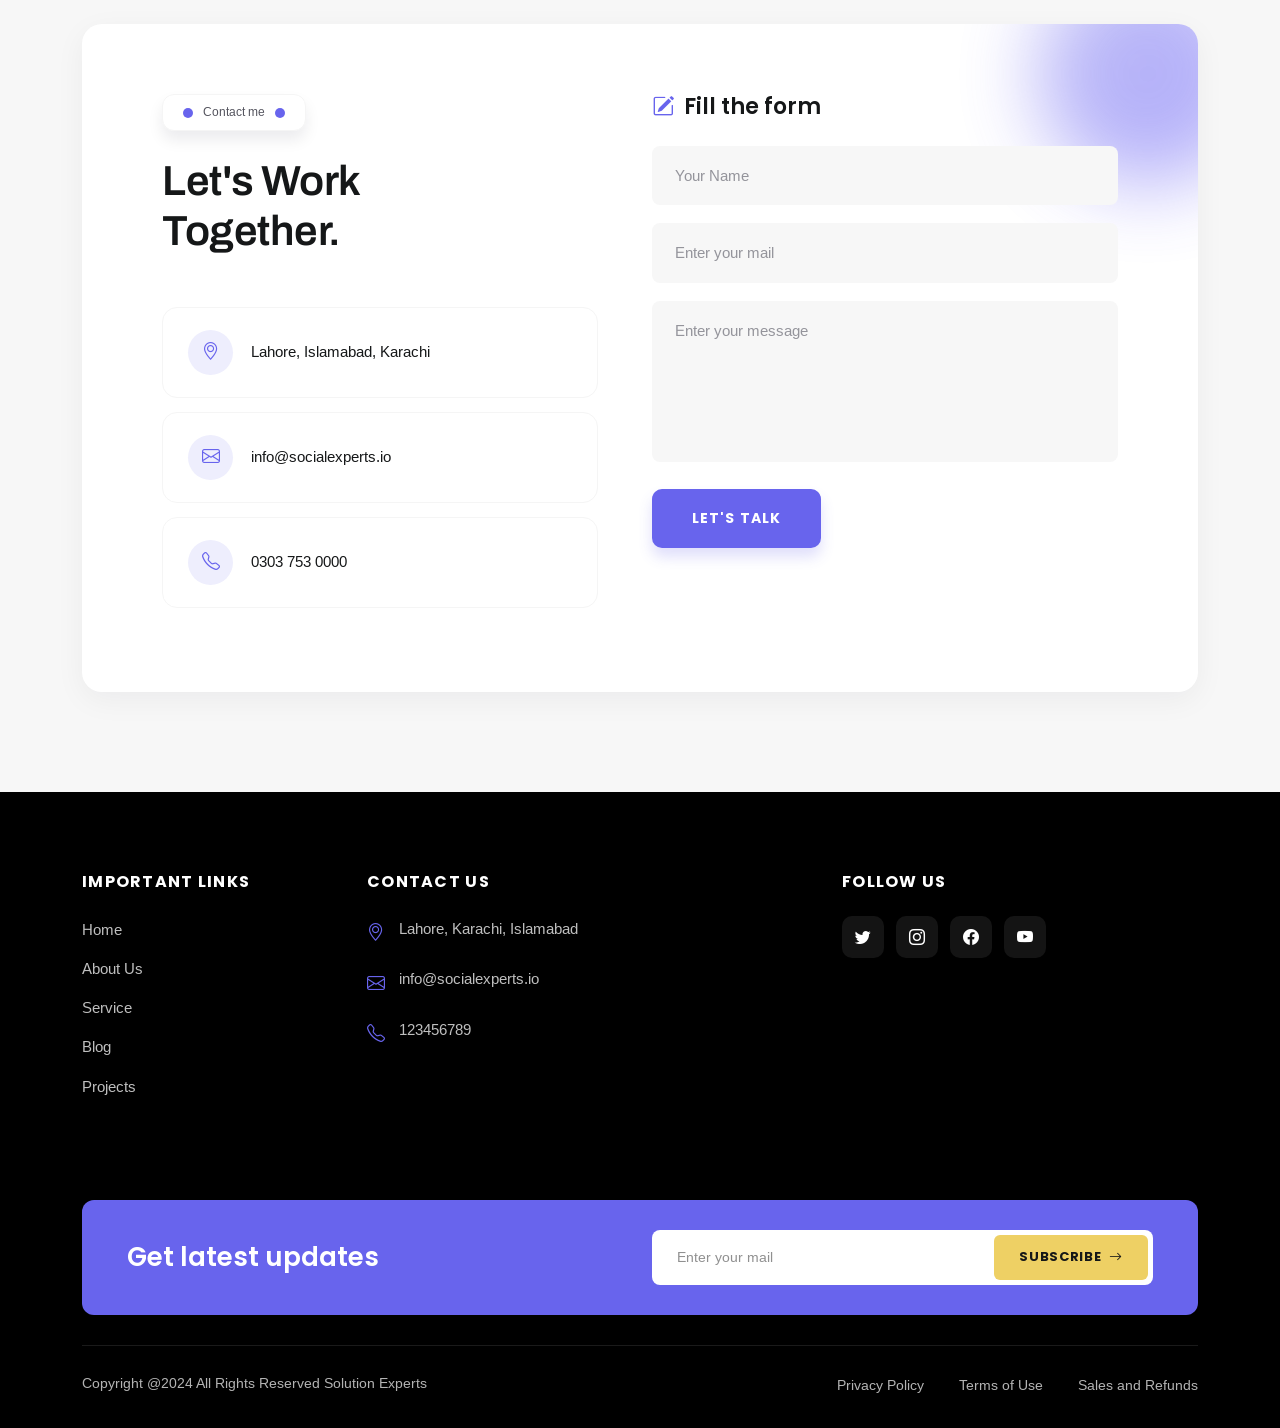
<file: projects.html>
<!DOCTYPE html>
<html lang="en">

<head>
    <meta charset="UTF-8">
    <meta name="viewport" content="width=device-width, initial-scale=1.0">
    <meta name="description" content="Our recent projects and case studies at Solution Experts.">
    <title>Solution Experts | Our Projects</title>
    <link rel="shortcut icon" href="assets/imgs/favicon.png" type="image/x-icon">

    <link href="https://cdn.jsdelivr.net/npm/bootstrap@5.2.3/dist/css/bootstrap.min.css" rel="stylesheet">
    <link rel="stylesheet" href="https://cdn.jsdelivr.net/npm/bootstrap-icons@1.13.1/font/bootstrap-icons.min.css">
    <link href="https://unpkg.com/aos@2.3.1/dist/aos.css" rel="stylesheet">
    <link rel="stylesheet" href="https://cdn.jsdelivr.net/npm/swiper@11/swiper-bundle.min.css">
    <link rel="stylesheet" href="assets/css/style.css">
</head>

<body>

    <!-- Header Start =============================== -->
    <header class="header_section">
        <div class="container-fluid">
            <nav class="navbar navbar-expand-lg">
                <a class="navbar-brand" href="index.html">
                    <p class="logo_text">Social <span>Expert</span></p>
                </a>
                <button class="navbar-toggler" type="button" data-bs-toggle="collapse" data-bs-target="#mainNav"
                    aria-controls="mainNav" aria-expanded="false" aria-label="Toggle navigation">
                    <span class="navbar-toggler-icon"></span>
                </button>
                <div class="collapse navbar-collapse" id="mainNav">
                    <ul class="navbar-nav mx-auto mb-2 mb-lg-0">
                        <li class="nav_item"><a class="nav_link" href="index.html">Home</a></li>
                        <li class="nav_item"><a class="nav_link" href="about.html">About</a></li>
                        <li class="nav_item"><a class="nav_link active" href="projects.html">Our Project</a></li>
                        <li class="nav_item"><a class="nav_link" href="services.html">Services</a></li>
                        <li class="nav_item"><a class="nav_link" href="blog.html">Blog</a></li>
                        <li class="nav_item dropdown">
                            <a class="nav_link dropdown_toggle" href="#" id="userDropdown">
                                User <i class="bi bi-chevron-down"></i>
                            </a>
                            <ul class="dropdown_menu" id="userMenu">
                                <li><a href="register.html">Sign Up</a></li>
                                <li><a href="login.html">Login</a></li>
                            </ul>
                        </li>
                    </ul>
                    <div class="nav_btns">
                        <button class="search_btn" id="searchToggle" aria-label="Open search"><i
                                class="bi bi-search"></i></button>
                        <button class="sidebar_btn" id="sidebarToggle" aria-label="Open menu"><i
                                class="bi bi-list"></i></button>
                    </div>
                </div>
            </nav>
        </div>

        <div class="search_popup" id="searchPopup">
            <div class="search_popup_inner">
                <button class="search_close" id="searchClose" aria-label="Close search"><i
                        class="bi bi-x-lg"></i></button>
                <form class="search_form" onsubmit="return false;">
                    <input type="text" placeholder="Search here..." aria-label="Search">
                    <button type="submit" aria-label="Submit search"><i class="bi bi-search"></i></button>
                </form>
            </div>
        </div>
    </header>
    <!-- Header End =============================== -->


    <!-- Sidebar Offcanvas Start =============================== -->
    <aside class="offcanvas_sidebar" id="offcanvasSidebar">
        <button class="offcanvas_close" id="offcanvasClose" aria-label="Close sidebar"><i
                class="bi bi-x-lg"></i></button>
        <div class="offcanvas_logo">
            <p class="logo_text">Social <span>Expert</span></p>
        </div>
        <div class="offcanvas_info">
            <h3 class="offcanvas_title">Get In Touch</h3>
            <div class="offcanvas_info_item">
                <div class="offcanvas_info_icon"><i class="bi bi-envelope"></i></div>
                <div class="offcanvas_info_text">
                    <span>Email</span>
                    <a href="mailto:info@socialexperts.io">info@socialexperts.io</a>
                </div>
            </div>
            <div class="offcanvas_info_item">
                <div class="offcanvas_info_icon"><i class="bi bi-telephone"></i></div>
                <div class="offcanvas_info_text">
                    <span>Phone</span>
                    <a href="tel:123456789">123456789</a>
                </div>
            </div>
            <div class="offcanvas_info_item">
                <div class="offcanvas_info_icon"><i class="bi bi-geo-alt"></i></div>
                <div class="offcanvas_info_text">
                    <span>Location</span>
                    <a href="#">Lahore, Islamabad, Karachi</a>
                </div>
            </div>
        </div>
        <div class="offcanvas_social">
            <a href="#" aria-label="Twitter"><i class="bi bi-twitter"></i></a>
            <a href="#" aria-label="Instagram"><i class="bi bi-instagram"></i></a>
            <a href="#" aria-label="Facebook"><i class="bi bi-facebook"></i></a>
            <a href="#" aria-label="YouTube"><i class="bi bi-youtube"></i></a>
        </div>
    </aside>
    <div class="body_overlay" id="bodyOverlay"></div>
    <!-- Sidebar Offcanvas End =============================== -->


    <!-- Breadcrumb Section Start =============================== -->
    <section class="breadcrumb_section">
        <div class="breadcrumb_blob breadcrumb_blob_one"></div>
        <div class="breadcrumb_blob breadcrumb_blob_two"></div>
        <div class="container">
            <div class="breadcrumb_content" data-aos="fade-up">
                <h1 class="breadcrumb_title">Case Studies</h1>
                <div class="breadcrumb_nav">
                    <a href="index.html">Home</a>
                    <i class="bi bi-chevron-right"></i>
                    <span>Case Studies</span>
                </div>
            </div>
        </div>
    </section>
    <!-- Breadcrumb Section End =============================== -->


    <!-- Projects Grid Section Start =============================== -->
    <section class="projects_section">
        <div class="container">
            <div class="row gx-3">
                <div class="col-xl-6 col-lg-6 col-md-6" data-aos="fade-up" data-aos-delay="100">
                    <div class="project_item">
                        <img src="assets/imgs/pj1.jpeg" alt="Project 1">
                        <a href="#" class="project_overlay" aria-label="View project"><i
                                class="bi bi-arrow-up-right"></i></a>
                    </div>
                </div>
                <div class="col-xl-6 col-lg-6 col-md-6" data-aos="fade-up" data-aos-delay="200">
                    <div class="project_item">
                        <img src="assets/imgs/pj2.jpeg" alt="Project 2">
                        <a href="#" class="project_overlay" aria-label="View project"><i
                                class="bi bi-arrow-up-right"></i></a>
                    </div>
                </div>
                <div class="col-xl-6 col-lg-6 col-md-6" data-aos="fade-up" data-aos-delay="300">
                    <div class="project_item">
                        <img src="assets/imgs/pj3.jpeg" alt="Project 3">
                        <a href="#" class="project_overlay" aria-label="View project"><i
                                class="bi bi-arrow-up-right"></i></a>
                    </div>
                </div>
                <div class="col-xl-6 col-lg-6 col-md-6" data-aos="fade-up" data-aos-delay="400">
                    <div class="project_item">
                        <img src="assets/imgs/pj4.jpeg" alt="Project 4">
                        <a href="#" class="project_overlay" aria-label="View project"><i
                                class="bi bi-arrow-up-right"></i></a>
                    </div>
                </div>
            </div>

            <div class="text-center projects_more" data-aos="fade-up">
                <a class="btn_primary" href="#">All Case Studies</a>
            </div>
        </div>
    </section>
    <!-- Projects Grid Section End =============================== -->


    <!-- Contact Section Start =============================== -->
    <section class="contact_section">
        <div class="container">
            <div class="contact_wrapper" data-aos="fade-up">
                <div class="contact_blob"></div>
                <div class="row">
                    <div class="col-xl-6 col-lg-6">
                        <div class="contact_info">
                            <span class="section_subtitle">Contact me</span>
                            <h2 class="section_title">Let's Work <br>Together.</h2>
                            <ul class="contact_list">
                                <li>
                                    <div class="contact_list_icon"><i class="bi bi-geo-alt"></i></div>
                                    <a href="#">Lahore, Islamabad, Karachi</a>
                                </li>
                                <li>
                                    <div class="contact_list_icon"><i class="bi bi-envelope"></i></div>
                                    <a href="mailto:info@socialexperts.io">info@socialexperts.io</a>
                                </li>
                                <li>
                                    <div class="contact_list_icon"><i class="bi bi-telephone"></i></div>
                                    <a href="tel:03037530000">0303 753 0000</a>
                                </li>
                            </ul>
                        </div>
                    </div>
                    <div class="col-xl-6 col-lg-6">
                        <div class="contact_form_box">
                            <h4 class="contact_form_title"><i class="bi bi-pencil-square"></i> Fill the form</h4>
                            <form class="contact_form" onsubmit="return false;">
                                <input type="text" placeholder="Your Name" required>
                                <input type="email" placeholder="Enter your mail" required>
                                <textarea placeholder="Enter your message" rows="5" required></textarea>
                                <button type="submit" class="btn_primary">Let's Talk</button>
                            </form>
                        </div>
                    </div>
                </div>
            </div>
        </div>
    </section>
    <!-- Contact Section End =============================== -->


    <!-- Footer Section Start =============================== -->
    <footer class="footer_section">
        <div class="container">
            <div class="row footer_top">
                <div class="col-xl-3 col-lg-3 col-md-6" data-aos="fade-up">
                    <div class="footer_widget">
                        <h4 class="footer_widget_title">Important Links</h4>
                        <ul class="footer_links">
                            <li><a href="index.html">Home</a></li>
                            <li><a href="about.html">About Us</a></li>
                            <li><a href="services.html">Service</a></li>
                            <li><a href="blog.html">Blog</a></li>
                            <li><a href="projects.html">Projects</a></li>
                        </ul>
                    </div>
                </div>
                <div class="col-xl-5 col-lg-5 col-md-6" data-aos="fade-up" data-aos-delay="100">
                    <div class="footer_widget">
                        <h4 class="footer_widget_title">Contact Us</h4>
                        <ul class="footer_contact">
                            <li><i class="bi bi-geo-alt"></i><a href="#">Lahore, Karachi, Islamabad</a></li>
                            <li>
                                <i class="bi bi-envelope"></i>
                                <div>
                                    <a href="mailto:info@socialexperts.io">info@socialexperts.io</a>
                                </div>
                            </li>
                            <li><i class="bi bi-telephone"></i><a href="tel:123456789">123456789</a></li>
                        </ul>
                    </div>
                </div>
                <div class="col-xl-4 col-lg-4 col-md-12" data-aos="fade-up" data-aos-delay="200">
                    <div class="footer_widget">
                        <h4 class="footer_widget_title">Follow Us</h4>
                        <div class="footer_social">
                            <a href="#" aria-label="Twitter"><i class="bi bi-twitter"></i></a>
                            <a href="#" aria-label="Instagram"><i class="bi bi-instagram"></i></a>
                            <a href="#" aria-label="Facebook"><i class="bi bi-facebook"></i></a>
                            <a href="#" aria-label="YouTube"><i class="bi bi-youtube"></i></a>
                        </div>
                    </div>
                </div>
            </div>

            <div class="newsletter_box" data-aos="fade-up">
                <div class="row align-items-center">
                    <div class="col-lg-6">
                        <h4 class="newsletter_title">Get latest updates</h4>
                    </div>
                    <div class="col-lg-6">
                        <form class="newsletter_form" onsubmit="return false;">
                            <input type="email" placeholder="Enter your mail" aria-label="Email">
                            <button type="submit">Subscribe <i class="bi bi-arrow-right"></i></button>
                        </form>
                    </div>
                </div>
            </div>

            <div class="footer_bottom">
                <div class="row align-items-center">
                    <div class="col-lg-6">
                        <p class="copyright_text">Copyright @2024 All Rights Reserved Solution Experts</p>
                    </div>
                    <div class="col-lg-6">
                        <ul class="footer_bottom_links">
                            <li><a href="#">Privacy Policy</a></li>
                            <li><a href="#">Terms of Use</a></li>
                            <li><a href="#">Sales and Refunds</a></li>
                        </ul>
                    </div>
                </div>
            </div>
        </div>
    </footer>
    <!-- Footer Section End =============================== -->


    <button id="backToTop" aria-label="Back to top"><i class="bi bi-arrow-up"></i></button>

    <script src="https://cdn.jsdelivr.net/npm/bootstrap@5.2.3/dist/js/bootstrap.bundle.min.js"></script>
    <script src="https://cdn.jsdelivr.net/npm/swiper@11/swiper-bundle.min.js"></script>
    <script src="https://unpkg.com/aos@2.3.1/dist/aos.js"></script>
    <script src="assets/js/script.js"></script>

</body>

</html>
</file>
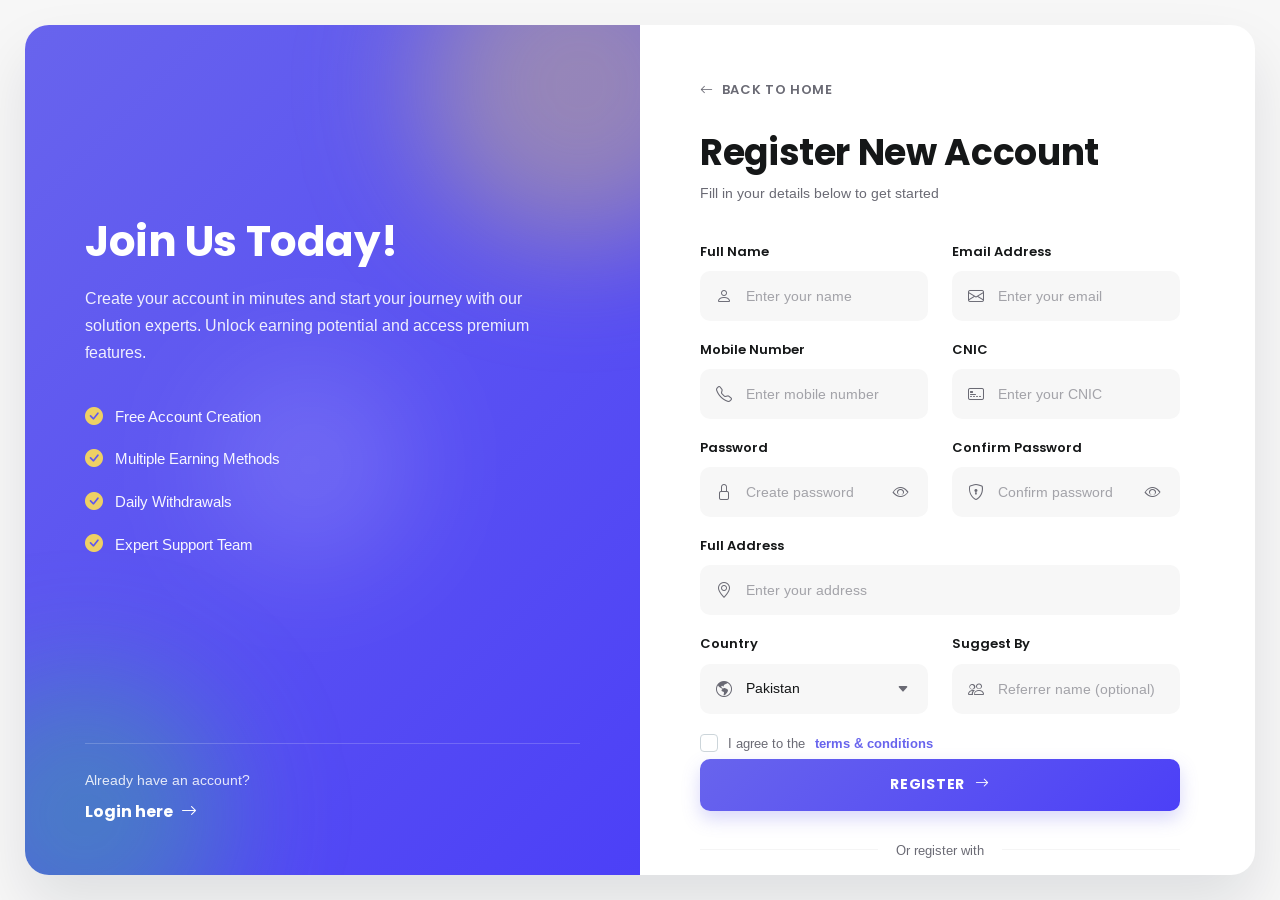
<file: register.html>
<!DOCTYPE html>
<html lang="en">

<head>
    <meta charset="UTF-8">
    <meta name="viewport" content="width=device-width, initial-scale=1.0">
    <meta name="description" content="Create your Solution Experts account.">
    <title>Solution Experts | Register</title>
    <link rel="shortcut icon" href="assets/imgs/favicon.png" type="image/x-icon">

    <link href="https://cdn.jsdelivr.net/npm/bootstrap@5.2.3/dist/css/bootstrap.min.css" rel="stylesheet">
    <link rel="stylesheet" href="https://cdn.jsdelivr.net/npm/bootstrap-icons@1.13.1/font/bootstrap-icons.min.css">
    <link href="https://unpkg.com/aos@2.3.1/dist/aos.css" rel="stylesheet">
    <link rel="stylesheet" href="assets/css/style.css">
</head>

<body class="auth_body">

    <!-- Auth Section Start =============================== -->
    <section class="auth_section">
        <div class="auth_container">

            <!-- Left Visual Panel -->
            <div class="auth_visual" data-aos="fade-right" data-aos-duration="800">
                <div class="auth_visual_blob auth_visual_blob_one"></div>
                <div class="auth_visual_blob auth_visual_blob_two"></div>
                <div class="auth_visual_blob auth_visual_blob_three"></div>


                <div class="auth_visual_content">
                    <h2 class="auth_visual_title">Join Us Today!</h2>
                    <p class="auth_visual_text">
                        Create your account in minutes and start your journey with our solution experts. Unlock earning
                        potential and access premium features.
                    </p>

                    <ul class="auth_visual_features">
                        <li><i class="bi bi-check-circle-fill"></i> Free Account Creation</li>
                        <li><i class="bi bi-check-circle-fill"></i> Multiple Earning Methods</li>
                        <li><i class="bi bi-check-circle-fill"></i> Daily Withdrawals</li>
                        <li><i class="bi bi-check-circle-fill"></i> Expert Support Team</li>
                    </ul>
                </div>

                <div class="auth_visual_footer">
                    <span>Already have an account?</span>
                    <a href="login.html">Login here <i class="bi bi-arrow-right"></i></a>
                </div>
            </div>

            <!-- Right Form Panel -->
            <div class="auth_form_panel" data-aos="fade-left" data-aos-duration="800">
                <a href="index.html" class="auth_back_link">
                    <i class="bi bi-arrow-left"></i> Back to Home
                </a>

                <div class="auth_form_inner">
                    <div class="auth_form_head">
                        <h1 class="auth_form_title">Register New Account</h1>
                        <p class="auth_form_subtitle">Fill in your details below to get started</p>
                    </div>

                    <form class="auth_form" id="registerForm" onsubmit="return false;">
                        <div class="row">
                            <div class="col-md-6">
                                <div class="auth_field">
                                    <label for="regName">Full Name</label>
                                    <div class="auth_input_wrap">
                                        <i class="bi bi-person"></i>
                                        <input type="text" id="regName" placeholder="Enter your name" required>
                                    </div>
                                </div>
                            </div>
                            <div class="col-md-6">
                                <div class="auth_field">
                                    <label for="regEmail">Email Address</label>
                                    <div class="auth_input_wrap">
                                        <i class="bi bi-envelope"></i>
                                        <input type="email" id="regEmail" placeholder="Enter your email" required>
                                    </div>
                                </div>
                            </div>
                            <div class="col-md-6">
                                <div class="auth_field">
                                    <label for="regMobile">Mobile Number</label>
                                    <div class="auth_input_wrap">
                                        <i class="bi bi-telephone"></i>
                                        <input type="tel" id="regMobile" placeholder="Enter mobile number" required>
                                    </div>
                                </div>
                            </div>
                            <div class="col-md-6">
                                <div class="auth_field">
                                    <label for="regCnic">CNIC</label>
                                    <div class="auth_input_wrap">
                                        <i class="bi bi-credit-card-2-front"></i>
                                        <input type="text" id="regCnic" placeholder="Enter your CNIC" required>
                                    </div>
                                </div>
                            </div>
                            <div class="col-md-6">
                                <div class="auth_field">
                                    <label for="regPassword">Password</label>
                                    <div class="auth_input_wrap">
                                        <i class="bi bi-lock"></i>
                                        <input type="password" id="regPassword" placeholder="Create password" required>
                                        <button type="button" class="password_toggle" data-target="regPassword" aria-label="Toggle password">
                                            <i class="bi bi-eye"></i>
                                        </button>
                                    </div>
                                </div>
                            </div>
                            <div class="col-md-6">
                                <div class="auth_field">
                                    <label for="regConfirmPassword">Confirm Password</label>
                                    <div class="auth_input_wrap">
                                        <i class="bi bi-shield-lock"></i>
                                        <input type="password" id="regConfirmPassword" placeholder="Confirm password" required>
                                        <button type="button" class="password_toggle" data-target="regConfirmPassword" aria-label="Toggle password">
                                            <i class="bi bi-eye"></i>
                                        </button>
                                    </div>
                                </div>
                            </div>
                            <div class="col-12">
                                <div class="auth_field">
                                    <label for="regAddress">Full Address</label>
                                    <div class="auth_input_wrap">
                                        <i class="bi bi-geo-alt"></i>
                                        <input type="text" id="regAddress" placeholder="Enter your address" required>
                                    </div>
                                </div>
                            </div>
                            <div class="col-md-6">
                                <div class="auth_field">
                                    <label for="regCountry">Country</label>
                                    <div class="auth_input_wrap">
                                        <i class="bi bi-globe-americas"></i>
                                        <select id="regCountry" required>
                                            <option value="">Select country</option>
                                            <option value="Pakistan" selected>Pakistan</option>
                                            <option value="India">India</option>
                                            <option value="Bangladesh">Bangladesh</option>
                                            <option value="UAE">United Arab Emirates</option>
                                            <option value="Saudi Arabia">Saudi Arabia</option>
                                            <option value="USA">United States</option>
                                            <option value="UK">United Kingdom</option>
                                            <option value="Canada">Canada</option>
                                        </select>
                                    </div>
                                </div>
                            </div>
                            <div class="col-md-6">
                                <div class="auth_field">
                                    <label for="regSuggestBy">Suggest By</label>
                                    <div class="auth_input_wrap">
                                        <i class="bi bi-people"></i>
                                        <input type="text" id="regSuggestBy" placeholder="Referrer name (optional)">
                                    </div>
                                </div>
                            </div>

                            <div class="col-12">
                                <label class="auth_check">
                                    <input type="checkbox" id="agreeTerms" required>
                                    <span class="auth_check_box"></span>
                                    I agree to the <a href="#">terms &amp; conditions</a>
                                </label>
                            </div>

                            <div class="col-12">
                                <button type="submit" class="auth_submit">
                                    Register <i class="bi bi-arrow-right"></i>
                                </button>
                            </div>
                        </div>

                        <div class="auth_divider">
                            <span>Or register with</span>
                        </div>

                        <div class="auth_social">
                            <button type="button" class="auth_social_btn">
                                <svg width="20" height="20" viewBox="0 0 24 24"><path fill="#4285F4" d="M22.56 12.25c0-.78-.07-1.53-.2-2.25H12v4.26h5.92c-.26 1.37-1.04 2.53-2.21 3.31v2.77h3.57c2.08-1.92 3.28-4.74 3.28-8.09z"/><path fill="#34A853" d="M12 23c2.97 0 5.46-.98 7.28-2.66l-3.57-2.77c-.98.66-2.23 1.06-3.71 1.06-2.86 0-5.29-1.93-6.16-4.53H2.18v2.84C3.99 20.53 7.7 23 12 23z"/><path fill="#FBBC05" d="M5.84 14.09c-.22-.66-.35-1.36-.35-2.09s.13-1.43.35-2.09V7.07H2.18C1.43 8.55 1 10.22 1 12s.43 3.45 1.18 4.93l2.85-2.22.81-.62z"/><path fill="#EA4335" d="M12 5.38c1.62 0 3.06.56 4.21 1.64l3.15-3.15C17.45 2.09 14.97 1 12 1 7.7 1 3.99 3.47 2.18 7.07l3.66 2.84c.87-2.6 3.3-4.53 6.16-4.53z"/></svg>
                                Google
                            </button>
                            <button type="button" class="auth_social_btn">
                                <i class="bi bi-facebook" style="color:#1877F2;"></i> Facebook
                            </button>
                        </div>

                        <p class="auth_form_link">
                            Already have an account? <a href="login.html">Login here</a>
                        </p>
                    </form>
                </div>
            </div>
        </div>
    </section>
    <!-- Auth Section End =============================== -->


    <script src="https://cdn.jsdelivr.net/npm/bootstrap@5.2.3/dist/js/bootstrap.bundle.min.js"></script>
    <script src="https://unpkg.com/aos@2.3.1/dist/aos.js"></script>
    <script src="assets/js/script.js"></script>

</body>

</html>
</file>
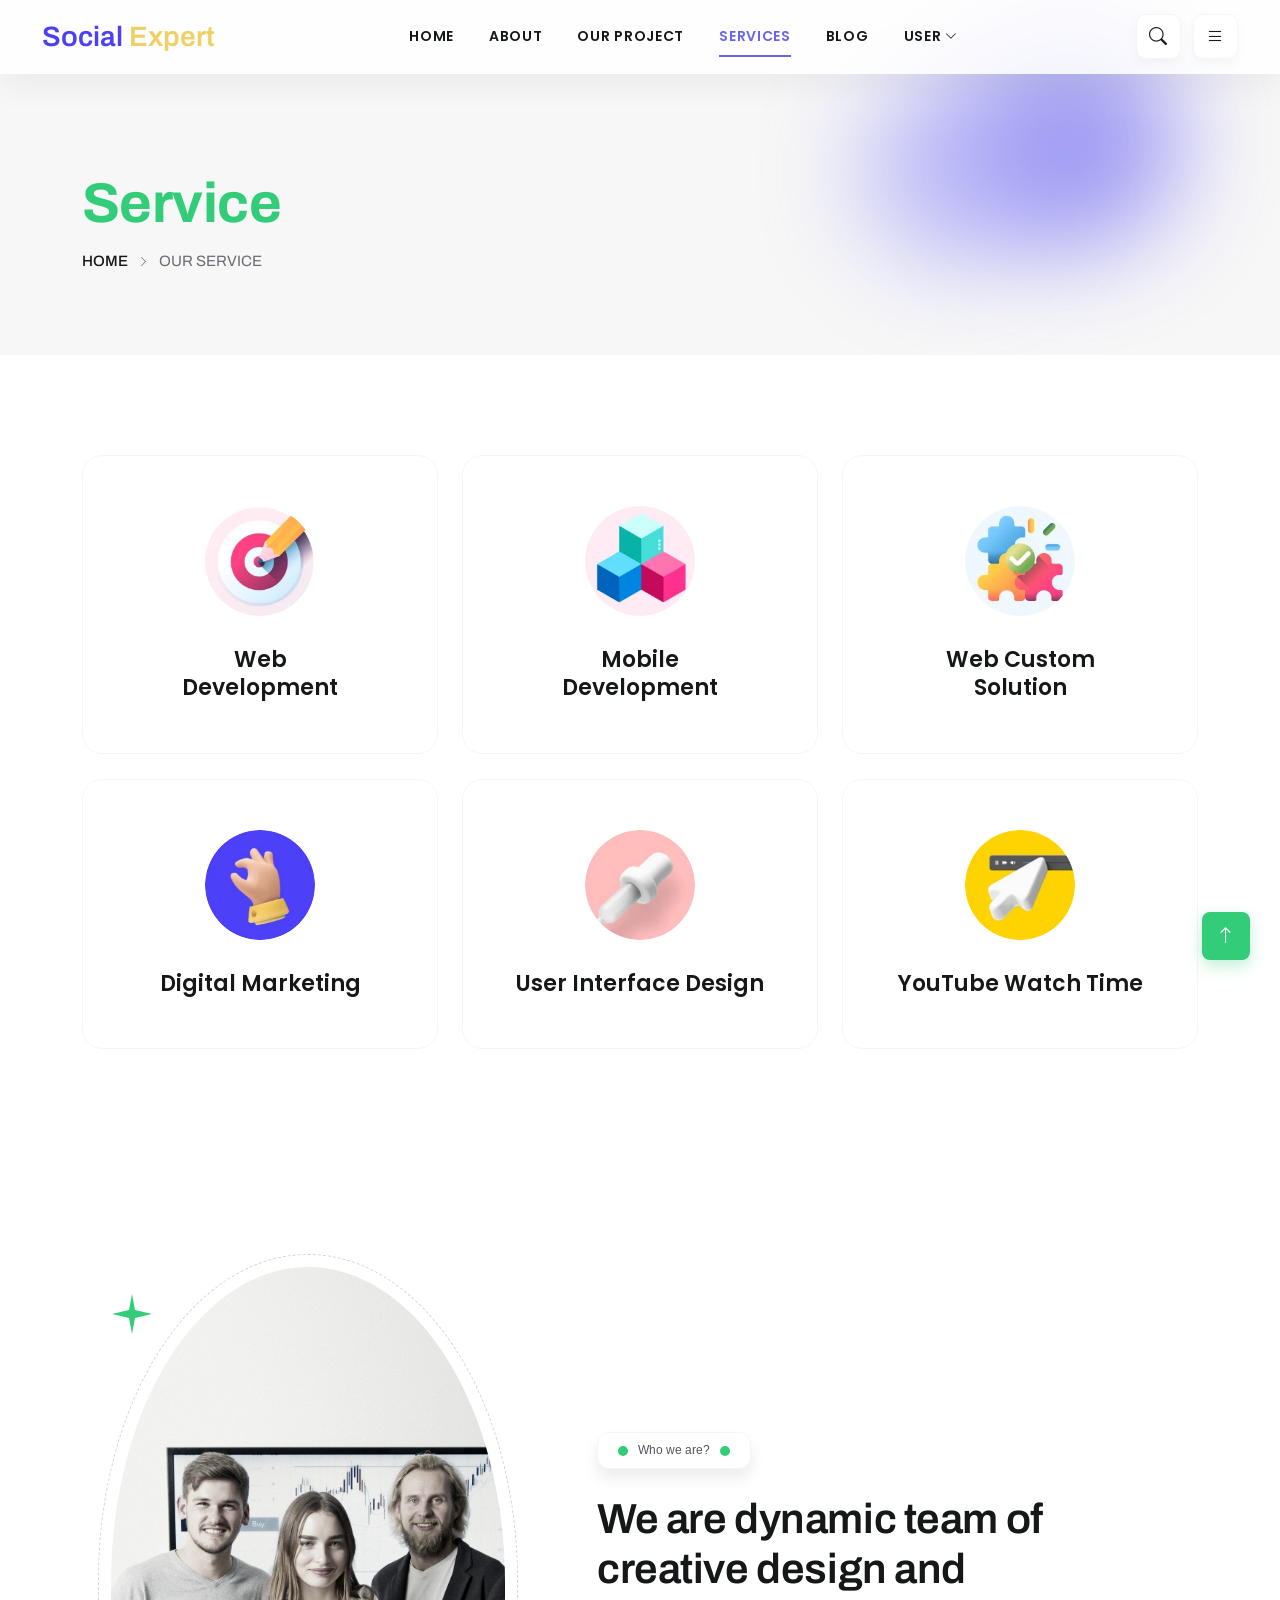
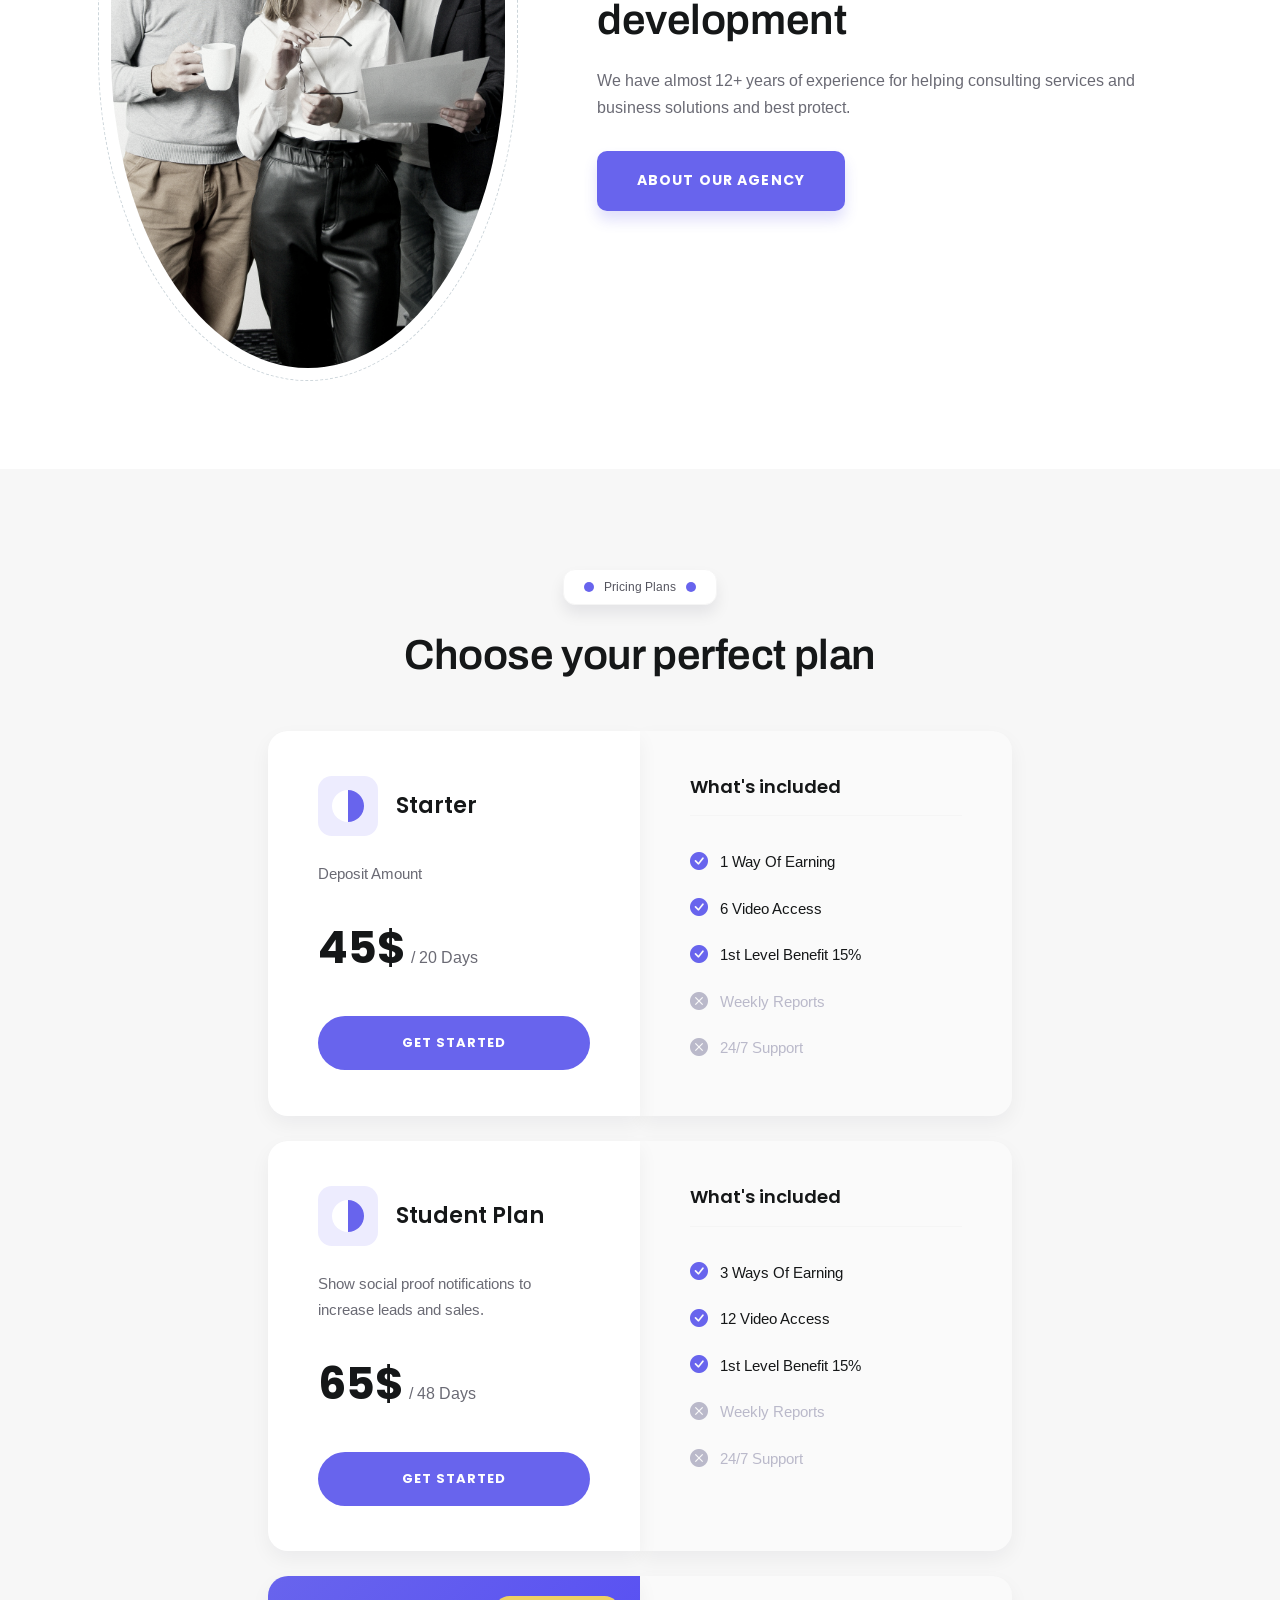
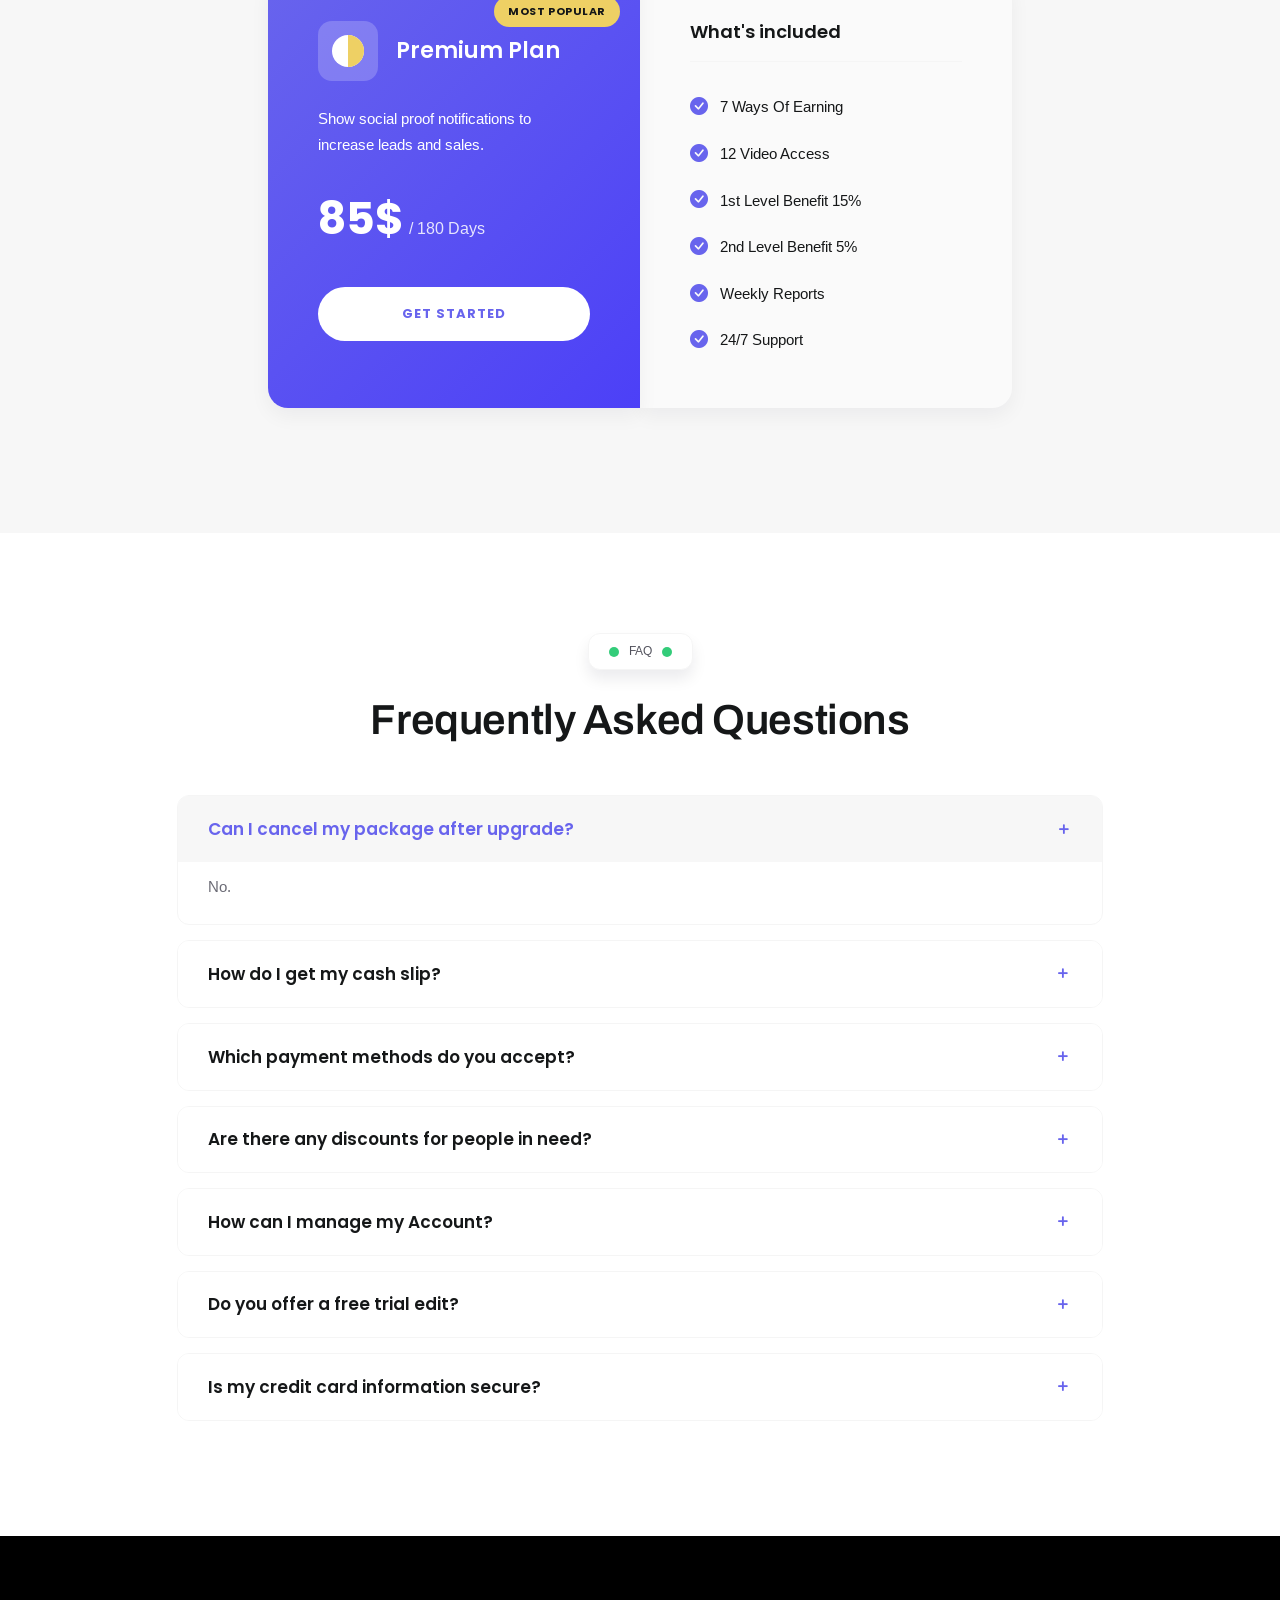
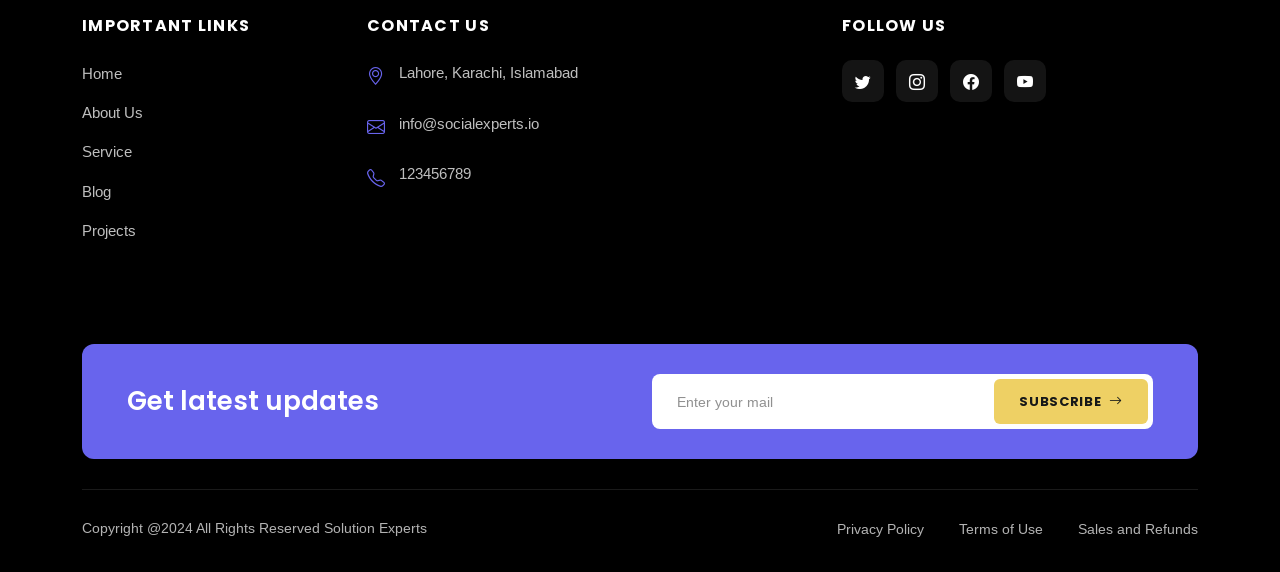
<file: services.html>
<!DOCTYPE html>
<html lang="en">

<head>
    <meta charset="UTF-8">
    <meta name="viewport" content="width=device-width, initial-scale=1.0">
    <meta name="description" content="Our services and pricing plans at Solution Experts.">
    <title>Solution Experts | Services</title>
    <link rel="shortcut icon" href="assets/imgs/favicon.png" type="image/x-icon">

    <link href="https://cdn.jsdelivr.net/npm/bootstrap@5.2.3/dist/css/bootstrap.min.css" rel="stylesheet">
    <link rel="stylesheet" href="https://cdn.jsdelivr.net/npm/bootstrap-icons@1.13.1/font/bootstrap-icons.min.css">
    <link href="https://unpkg.com/aos@2.3.1/dist/aos.css" rel="stylesheet">
    <link rel="stylesheet" href="https://cdn.jsdelivr.net/npm/swiper@11/swiper-bundle.min.css">
    <link rel="stylesheet" href="assets/css/style.css">
</head>

<body>

    <!-- Header Start =============================== -->
    <header class="header_section">
        <div class="container-fluid">
            <nav class="navbar navbar-expand-lg">
                <a class="navbar-brand" href="index.html">
                    <p class="logo_text">Social <span>Expert</span></p>
                </a>
                <button class="navbar-toggler" type="button" data-bs-toggle="collapse" data-bs-target="#mainNav"
                    aria-controls="mainNav" aria-expanded="false" aria-label="Toggle navigation">
                    <span class="navbar-toggler-icon"></span>
                </button>
                <div class="collapse navbar-collapse" id="mainNav">
                    <ul class="navbar-nav mx-auto mb-2 mb-lg-0">
                        <li class="nav_item"><a class="nav_link" href="index.html">Home</a></li>
                        <li class="nav_item"><a class="nav_link" href="about.html">About</a></li>
                        <li class="nav_item"><a class="nav_link" href="projects.html">Our Project</a></li>
                        <li class="nav_item"><a class="nav_link active" href="services.html">Services</a></li>
                        <li class="nav_item"><a class="nav_link" href="blog.html">Blog</a></li>
                        <li class="nav_item dropdown">
                            <a class="nav_link dropdown_toggle" href="#" id="userDropdown">
                                User <i class="bi bi-chevron-down"></i>
                            </a>
                            <ul class="dropdown_menu" id="userMenu">
                                <li><a href="register.html">Sign Up</a></li>
                                <li><a href="login.html">Login</a></li>
                            </ul>
                        </li>
                    </ul>
                    <div class="nav_btns">
                        <button class="search_btn" id="searchToggle" aria-label="Open search"><i
                                class="bi bi-search"></i></button>
                        <button class="sidebar_btn" id="sidebarToggle" aria-label="Open menu"><i
                                class="bi bi-list"></i></button>
                    </div>
                </div>
            </nav>
        </div>

        <div class="search_popup" id="searchPopup">
            <div class="search_popup_inner">
                <button class="search_close" id="searchClose" aria-label="Close search"><i
                        class="bi bi-x-lg"></i></button>
                <form class="search_form" onsubmit="return false;">
                    <input type="text" placeholder="Search here..." aria-label="Search">
                    <button type="submit" aria-label="Submit search"><i class="bi bi-search"></i></button>
                </form>
            </div>
        </div>
    </header>
    <!-- Header End =============================== -->


    <!-- Sidebar Offcanvas Start =============================== -->
    <aside class="offcanvas_sidebar" id="offcanvasSidebar">
        <button class="offcanvas_close" id="offcanvasClose" aria-label="Close sidebar"><i
                class="bi bi-x-lg"></i></button>
        <div class="offcanvas_logo">
            <p class="logo_text">Social <span>Expert</span></p>
        </div>
        <div class="offcanvas_info">
            <h3 class="offcanvas_title">Get In Touch</h3>
            <div class="offcanvas_info_item">
                <div class="offcanvas_info_icon"><i class="bi bi-envelope"></i></div>
                <div class="offcanvas_info_text">
                    <span>Email</span>
                    <a href="mailto:info@socialexperts.io">info@socialexperts.io</a>
                </div>
            </div>
            <div class="offcanvas_info_item">
                <div class="offcanvas_info_icon"><i class="bi bi-telephone"></i></div>
                <div class="offcanvas_info_text">
                    <span>Phone</span>
                    <a href="tel:123456789">123456789</a>
                </div>
            </div>
            <div class="offcanvas_info_item">
                <div class="offcanvas_info_icon"><i class="bi bi-geo-alt"></i></div>
                <div class="offcanvas_info_text">
                    <span>Location</span>
                    <a href="#">Lahore, Islamabad, Karachi</a>
                </div>
            </div>
        </div>
        <div class="offcanvas_social">
            <a href="#" aria-label="Twitter"><i class="bi bi-twitter"></i></a>
            <a href="#" aria-label="Instagram"><i class="bi bi-instagram"></i></a>
            <a href="#" aria-label="Facebook"><i class="bi bi-facebook"></i></a>
            <a href="#" aria-label="YouTube"><i class="bi bi-youtube"></i></a>
        </div>
    </aside>
    <div class="body_overlay" id="bodyOverlay"></div>
    <!-- Sidebar Offcanvas End =============================== -->


    <!-- Breadcrumb Section Start =============================== -->
    <section class="breadcrumb_section">
        <div class="breadcrumb_blob breadcrumb_blob_one"></div>
        <div class="breadcrumb_blob breadcrumb_blob_two"></div>
        <div class="container">
            <div class="breadcrumb_content" data-aos="fade-up">
                <h1 class="breadcrumb_title">Service</h1>
                <div class="breadcrumb_nav">
                    <a href="index.html">Home</a>
                    <i class="bi bi-chevron-right"></i>
                    <span>Our Service</span>
                </div>
            </div>
        </div>
    </section>
    <!-- Breadcrumb Section End =============================== -->


    <!-- Services Grid Section Start =============================== -->
    <section class="services_grid_section">
        <div class="container">
            <div class="row">
                <div class="col-xl-4 col-lg-4 col-md-6" data-aos="fade-up" data-aos-delay="100">
                    <div class="service_box">
                        <div class="service_box_icon">
                            <img src="assets/imgs/sv-4.webp" alt="Web Development">
                        </div>
                        <h4 class="service_box_title"><a href="#">Web <br>Development</a></h4>
                    </div>
                </div>
                <div class="col-xl-4 col-lg-4 col-md-6" data-aos="fade-up" data-aos-delay="200">
                    <div class="service_box">
                        <div class="service_box_icon">
                            <img src="assets/imgs/sv-5.webp" alt="Mobile Development">
                        </div>
                        <h4 class="service_box_title"><a href="#">Mobile <br>Development</a></h4>
                    </div>
                </div>
                <div class="col-xl-4 col-lg-4 col-md-6" data-aos="fade-up" data-aos-delay="300">
                    <div class="service_box">
                        <div class="service_box_icon">
                            <img src="assets/imgs/sv-6.webp" alt="Custom Solution">
                        </div>
                        <h4 class="service_box_title"><a href="#">Web Custom <br>Solution</a></h4>
                    </div>
                </div>
                <div class="col-xl-4 col-lg-4 col-md-6" data-aos="fade-up" data-aos-delay="400">
                    <div class="service_box">
                        <div class="service_box_icon">
                            <img src="assets/imgs/sv-1.webp" alt="Digital Marketing">
                        </div>
                        <h4 class="service_box_title"><a href="#">Digital Marketing</a></h4>
                    </div>
                </div>
                <div class="col-xl-4 col-lg-4 col-md-6" data-aos="fade-up" data-aos-delay="500">
                    <div class="service_box">
                        <div class="service_box_icon">
                            <img src="assets/imgs/sv-2.webp" alt="UI Design">
                        </div>
                        <h4 class="service_box_title"><a href="#">User Interface Design</a></h4>
                    </div>
                </div>
                <div class="col-xl-4 col-lg-4 col-md-6" data-aos="fade-up" data-aos-delay="600">
                    <div class="service_box">
                        <div class="service_box_icon">
                            <img src="assets/imgs/sv-3.webp" alt="YouTube">
                        </div>
                        <h4 class="service_box_title"><a href="#">YouTube Watch Time</a></h4>
                    </div>
                </div>
            </div>
        </div>
    </section>
    <!-- Services Grid Section End =============================== -->


    <!-- About Section Start =============================== -->
    <section class="about_team_section">
        <div class="container">
            <div class="row align-items-center">
                <div class="col-xl-5 col-lg-5" data-aos="fade-right">
                    <div class="about_team_visual">
                        <div class="team_star_shape">
                            <svg width="40" height="40" viewBox="0 0 40 40" fill="none"
                                xmlns="http://www.w3.org/2000/svg">
                                <path d="M20 0L23 16L40 20L23 24L20 40L17 24L0 20L17 16L20 0Z" fill="#33CC79" />
                            </svg>
                        </div>
                        <div class="about_team_image">
                            <img src="assets/imgs/team1.jpg" alt="Our Team">
                        </div>
                    </div>
                </div>

                <div class="col-xl-7 col-lg-7" data-aos="fade-left">
                    <div class="about_team_content">
                        <span class="section_subtitle subtitle_green">Who we are?</span>
                        <h2 class="section_title">We are dynamic team of creative design and development</h2>
                        <p class="about_team_text">
                            We have almost 12+ years of experience for helping consulting services and business
                            solutions and best protect.
                        </p>
                        <a class="btn_primary" href="about.html">About our Agency</a>
                    </div>
                </div>
            </div>
        </div>
    </section>
    <!-- About Section End =============================== -->


    <!-- Pricing Section Start =============================== -->
    <section class="pricing_section">
        <div class="container">
            <div class="row justify-content-center">
                <div class="col-xl-8" data-aos="fade-up">
                    <div class="section_head text-center">
                        <span class="section_subtitle">Pricing Plans</span>
                        <h2 class="section_title">Choose your perfect plan</h2>
                    </div>
                </div>
            </div>

            <div class="pricing_row" data-aos="fade-up" data-aos-delay="100">
                <div class="row g-0 justify-content-center">
                    <div class="col-xl-4 col-lg-5 col-md-6">
                        <div class="pricing_left">
                            <div class="pricing_brand">
                                <div class="pricing_brand_icon">
                                    <span></span>
                                </div>
                                <h5 class="pricing_brand_name">Starter</h5>
                            </div>
                            <p class="pricing_desc">Deposit Amount</p>
                            <div class="pricing_price">
                                <b>45$</b><span>/ 20 Days</span>
                            </div>
                            <a class="btn_pricing" href="#">Get Started</a>
                        </div>
                    </div>
                    <div class="col-xl-4 col-lg-5 col-md-6">
                        <div class="pricing_right">
                            <h4 class="pricing_inc_title">What's included</h4>
                            <ul class="pricing_features">
                                <li class="active"><i class="bi bi-check-circle-fill"></i> 1 Way Of Earning</li>
                                <li class="active"><i class="bi bi-check-circle-fill"></i> 6 Video Access</li>
                                <li class="active"><i class="bi bi-check-circle-fill"></i> 1st Level Benefit 15%</li>
                                <li class="disabled"><i class="bi bi-x-circle-fill"></i> Weekly Reports</li>
                                <li class="disabled"><i class="bi bi-x-circle-fill"></i> 24/7 Support</li>
                            </ul>
                        </div>
                    </div>
                </div>
            </div>

            <div class="pricing_row" data-aos="fade-up" data-aos-delay="200">
                <div class="row g-0 justify-content-center">
                    <div class="col-xl-4 col-lg-5 col-md-6">
                        <div class="pricing_left">
                            <div class="pricing_brand">
                                <div class="pricing_brand_icon">
                                    <span></span>
                                </div>
                                <h5 class="pricing_brand_name">Student Plan</h5>
                            </div>
                            <p class="pricing_desc">Show social proof notifications to increase leads and sales.</p>
                            <div class="pricing_price">
                                <b>65$</b><span>/ 48 Days</span>
                            </div>
                            <a class="btn_pricing" href="#">Get Started</a>
                        </div>
                    </div>
                    <div class="col-xl-4 col-lg-5 col-md-6">
                        <div class="pricing_right">
                            <h4 class="pricing_inc_title">What's included</h4>
                            <ul class="pricing_features">
                                <li class="active"><i class="bi bi-check-circle-fill"></i> 3 Ways Of Earning</li>
                                <li class="active"><i class="bi bi-check-circle-fill"></i> 12 Video Access</li>
                                <li class="active"><i class="bi bi-check-circle-fill"></i> 1st Level Benefit 15%</li>
                                <li class="disabled"><i class="bi bi-x-circle-fill"></i> Weekly Reports</li>
                                <li class="disabled"><i class="bi bi-x-circle-fill"></i> 24/7 Support</li>
                            </ul>
                        </div>
                    </div>
                </div>
            </div>

            <div class="pricing_row" data-aos="fade-up" data-aos-delay="300">
                <div class="row g-0 justify-content-center">
                    <div class="col-xl-4 col-lg-5 col-md-6">
                        <div class="pricing_left popular">
                            <span class="pricing_badge">Most Popular</span>
                            <div class="pricing_brand">
                                <div class="pricing_brand_icon">
                                    <span></span>
                                </div>
                                <h5 class="pricing_brand_name">Premium Plan</h5>
                            </div>
                            <p class="pricing_desc">Show social proof notifications to increase leads and sales.</p>
                            <div class="pricing_price">
                                <b>85$</b><span>/ 180 Days</span>
                            </div>
                            <a class="btn_pricing" href="#">Get Started</a>
                        </div>
                    </div>
                    <div class="col-xl-4 col-lg-5 col-md-6">
                        <div class="pricing_right">
                            <h4 class="pricing_inc_title">What's included</h4>
                            <ul class="pricing_features">
                                <li class="active"><i class="bi bi-check-circle-fill"></i> 7 Ways Of Earning</li>
                                <li class="active"><i class="bi bi-check-circle-fill"></i> 12 Video Access</li>
                                <li class="active"><i class="bi bi-check-circle-fill"></i> 1st Level Benefit 15%</li>
                                <li class="active"><i class="bi bi-check-circle-fill"></i> 2nd Level Benefit 5%</li>
                                <li class="active"><i class="bi bi-check-circle-fill"></i> Weekly Reports</li>
                                <li class="active"><i class="bi bi-check-circle-fill"></i> 24/7 Support</li>
                            </ul>
                        </div>
                    </div>
                </div>
            </div>
        </div>
    </section>
    <!-- Pricing Section End =============================== -->


    <!-- FAQ Section Start =============================== -->
    <section class="faq_section">
        <div class="container">
            <div class="row justify-content-center">
                <div class="col-xl-8" data-aos="fade-up">
                    <div class="section_head text-center">
                        <span class="section_subtitle subtitle_green">FAQ</span>
                        <h2 class="section_title">Frequently Asked Questions</h2>
                    </div>
                </div>
            </div>

            <div class="row justify-content-center">
                <div class="col-xl-10" data-aos="fade-up" data-aos-delay="100">
                    <div class="accordion faq_accordion" id="faqAccordion">

                        <div class="accordion-item faq_item">
                            <h3 class="accordion-header">
                                <button class="accordion-button" type="button" data-bs-toggle="collapse"
                                    data-bs-target="#faq1" aria-expanded="true" aria-controls="faq1">
                                    Can I cancel my package after upgrade?
                                </button>
                            </h3>
                            <div id="faq1" class="accordion-collapse collapse show" data-bs-parent="#faqAccordion">
                                <div class="accordion-body">No.</div>
                            </div>
                        </div>

                        <div class="accordion-item faq_item">
                            <h3 class="accordion-header">
                                <button class="accordion-button collapsed" type="button" data-bs-toggle="collapse"
                                    data-bs-target="#faq2" aria-expanded="false" aria-controls="faq2">
                                    How do I get my cash slip?
                                </button>
                            </h3>
                            <div id="faq2" class="accordion-collapse collapse" data-bs-parent="#faqAccordion">
                                <div class="accordion-body">
                                    For cash slip, you will contact our official number then get the slip from our
                                    Accounts department and withdraw your money from any account like JazzCash,
                                    EasyPaisa, Bank etc.
                                </div>
                            </div>
                        </div>

                        <div class="accordion-item faq_item">
                            <h3 class="accordion-header">
                                <button class="accordion-button collapsed" type="button" data-bs-toggle="collapse"
                                    data-bs-target="#faq3" aria-expanded="false" aria-controls="faq3">
                                    Which payment methods do you accept?
                                </button>
                            </h3>
                            <div id="faq3" class="accordion-collapse collapse" data-bs-parent="#faqAccordion">
                                <div class="accordion-body">
                                    Cash, Local Banks, International Banks and via Electronic Money (JazzCash,
                                    EasyPaisa, etc.)
                                </div>
                            </div>
                        </div>

                        <div class="accordion-item faq_item">
                            <h3 class="accordion-header">
                                <button class="accordion-button collapsed" type="button" data-bs-toggle="collapse"
                                    data-bs-target="#faq4" aria-expanded="false" aria-controls="faq4">
                                    Are there any discounts for people in need?
                                </button>
                            </h3>
                            <div id="faq4" class="accordion-collapse collapse" data-bs-parent="#faqAccordion">
                                <div class="accordion-body">
                                    As for your discount request, I am sorry to say that we do not offer a discount. We
                                    believe that our services offer more value of your money and it will be unfair to
                                    other customers if we make an exception. Let me know if I can send you all the
                                    information about our training.
                                </div>
                            </div>
                        </div>

                        <div class="accordion-item faq_item">
                            <h3 class="accordion-header">
                                <button class="accordion-button collapsed" type="button" data-bs-toggle="collapse"
                                    data-bs-target="#faq5" aria-expanded="false" aria-controls="faq5">
                                    How can I manage my Account?
                                </button>
                            </h3>
                            <div id="faq5" class="accordion-collapse collapse" data-bs-parent="#faqAccordion">
                                <div class="accordion-body">
                                    First of all you need to sign up your account then login to your account using the
                                    id and password sent to your given email. After signing up you need to upgrade your
                                    package and enjoy your bonuses.
                                </div>
                            </div>
                        </div>

                        <div class="accordion-item faq_item">
                            <h3 class="accordion-header">
                                <button class="accordion-button collapsed" type="button" data-bs-toggle="collapse"
                                    data-bs-target="#faq6" aria-expanded="false" aria-controls="faq6">
                                    Do you offer a free trial edit?
                                </button>
                            </h3>
                            <div id="faq6" class="accordion-collapse collapse" data-bs-parent="#faqAccordion">
                                <div class="accordion-body">
                                    Free trials are not really meant to be free. So, we will not give any type of free
                                    trial.
                                </div>
                            </div>
                        </div>

                        <div class="accordion-item faq_item">
                            <h3 class="accordion-header">
                                <button class="accordion-button collapsed" type="button" data-bs-toggle="collapse"
                                    data-bs-target="#faq7" aria-expanded="false" aria-controls="faq7">
                                    Is my credit card information secure?
                                </button>
                            </h3>
                            <div id="faq7" class="accordion-collapse collapse" data-bs-parent="#faqAccordion">
                                <div class="accordion-body">Yes.</div>
                            </div>
                        </div>

                    </div>
                </div>
            </div>
        </div>
    </section>
    <!-- FAQ Section End =============================== -->


    <!-- Footer Section Start =============================== -->
    <footer class="footer_section">
        <div class="container">
            <div class="row footer_top">
                <div class="col-xl-3 col-lg-3 col-md-6" data-aos="fade-up">
                    <div class="footer_widget">
                        <h4 class="footer_widget_title">Important Links</h4>
                        <ul class="footer_links">
                            <li><a href="index.html">Home</a></li>
                            <li><a href="about.html">About Us</a></li>
                            <li><a href="services.html">Service</a></li>
                            <li><a href="blog.html">Blog</a></li>
                            <li><a href="projects.html">Projects</a></li>
                        </ul>
                    </div>
                </div>
                <div class="col-xl-5 col-lg-5 col-md-6" data-aos="fade-up" data-aos-delay="100">
                    <div class="footer_widget">
                        <h4 class="footer_widget_title">Contact Us</h4>
                        <ul class="footer_contact">
                            <li><i class="bi bi-geo-alt"></i><a href="#">Lahore, Karachi, Islamabad</a></li>
                            <li>
                                <i class="bi bi-envelope"></i>
                                <div>
                                    <a href="mailto:info@socialexperts.io">info@socialexperts.io</a>
                                </div>
                            </li>
                            <li><i class="bi bi-telephone"></i><a href="tel:123456789">123456789</a></li>
                        </ul>
                    </div>
                </div>
                <div class="col-xl-4 col-lg-4 col-md-12" data-aos="fade-up" data-aos-delay="200">
                    <div class="footer_widget">
                        <h4 class="footer_widget_title">Follow Us</h4>
                        <div class="footer_social">
                            <a href="#" aria-label="Twitter"><i class="bi bi-twitter"></i></a>
                            <a href="#" aria-label="Instagram"><i class="bi bi-instagram"></i></a>
                            <a href="#" aria-label="Facebook"><i class="bi bi-facebook"></i></a>
                            <a href="#" aria-label="YouTube"><i class="bi bi-youtube"></i></a>
                        </div>
                    </div>
                </div>
            </div>

            <div class="newsletter_box" data-aos="fade-up">
                <div class="row align-items-center">
                    <div class="col-lg-6">
                        <h4 class="newsletter_title">Get latest updates</h4>
                    </div>
                    <div class="col-lg-6">
                        <form class="newsletter_form" onsubmit="return false;">
                            <input type="email" placeholder="Enter your mail" aria-label="Email">
                            <button type="submit">Subscribe <i class="bi bi-arrow-right"></i></button>
                        </form>
                    </div>
                </div>
            </div>

            <div class="footer_bottom">
                <div class="row align-items-center">
                    <div class="col-lg-6">
                        <p class="copyright_text">Copyright @2024 All Rights Reserved Solution Experts</p>
                    </div>
                    <div class="col-lg-6">
                        <ul class="footer_bottom_links">
                            <li><a href="#">Privacy Policy</a></li>
                            <li><a href="#">Terms of Use</a></li>
                            <li><a href="#">Sales and Refunds</a></li>
                        </ul>
                    </div>
                </div>
            </div>
        </div>
    </footer>
    <!-- Footer Section End =============================== -->


    <button id="backToTop" aria-label="Back to top"><i class="bi bi-arrow-up"></i></button>

    <script src="https://cdn.jsdelivr.net/npm/bootstrap@5.2.3/dist/js/bootstrap.bundle.min.js"></script>
    <script src="https://cdn.jsdelivr.net/npm/swiper@11/swiper-bundle.min.js"></script>
    <script src="https://unpkg.com/aos@2.3.1/dist/aos.js"></script>
    <script src="assets/js/script.js"></script>

</body>

</html>
</file>
<file: assets/css/style.css>
/*=========================================
    Solution Experts - Main Stylesheet
==========================================
    01. Theme Defaults & Variables
    02. Common Classes & Buttons
    03. Header Section
    04. Sidebar Offcanvas
    05. Search Popup
    06. Hero Section
    07. About Section
    08. Service Section
    09. Case Section
    10. Testimonial Section
    11. Brand Section
    12. Blog Section
    13. Footer Section
    14. Back To Top
    15. Animations
    16. Responsive
==========================================*/


/* 01. Theme Defaults & Variables ===================== */
@import url('https://fonts.googleapis.com/css2?family=Arimo:wght@400;500;600;700&family=Poppins:wght@300;400;500;600;700;800&family=DM+Sans:wght@400;500;600;700&family=Archivo:wght@400;500;600;700;800&display=swap');

:root {
    /* Fonts */
    --font_body: 'Arimo', sans-serif;
    --font_heading: 'Poppins', sans-serif;
    --font_alt: 'DM Sans', sans-serif;
    --font_archivo: 'Archivo', sans-serif;

    /* Brand Colors */
    --theme_primary: #6864ED;
    --theme_deep_blue: #4C40F7;
    --color_yellow: #EED064;
    --color_yellow_soft: #FDFAEF;
    --color_green: #33CC79;
    --color_green_soft: #EBFAF2;
    --color_blue_soft: #EEEEFD;
    --color_orange: #FF7425;
    --color_red: #E01E5A;

    /* Neutrals */
    --color_white: #FFFFFF;
    --color_black: #151718;
    --color_black_soft: #52525C;
    --color_black_deep: #1F2021;
    --color_text: #6A6A74;
    --color_grey_1: #F0F0F0;
    --color_grey_2: #F9F9F9;
    --color_grey_6: #F7F7F7;
    --color_border: #F5F5F5;
    --color_border_light: #EDEFEB;
}

* {
    margin: 0;
    padding: 0;
    box-sizing: border-box;
}

html, body {
    overflow-x: hidden;
    scroll-behavior: smooth;
}

body {
    font-family: var(--font_body);
    font-size: 16px;
    font-weight: 400;
    color: var(--color_text);
    line-height: 1.7;
    background: var(--color_white);
}
/* Container positioning */
.nav_item.dropdown {
    position: relative;
}

/* Hide menu by default with starting animation state */
.dropdown_menu {
    position: absolute;
    top: 120%; /* Sits slightly lower for the slide-up effect */
    left: 0;
    min-width: 160px;
    background-color: #ffffff;
    box-shadow: 0 8px 24px rgba(0, 0, 0, 0.1);
    border-radius: 4px;
    padding: 10px 0;
    list-style: none;
    display: block; /* Use block but control visibility via opacity */
    opacity: 0;
    visibility: hidden;
    transform: translateY(10px);
    transition: all 0.3s ease-in-out;
    z-index: 1000;
    border-top: 4px solid #6864ED;
}

/* Active State: Slide up and Fade in */
.dropdown_menu.show {
    opacity: 1;
    visibility: visible;
    transform: translateY(0);
    top: 100%;
}

/* Styling the links inside */
.dropdown_menu li a {
    display: block;
    padding: 10px 20px;
    color: #151718;
    text-decoration: none;
    font-size: 14px;
    transition: background 0.2s;
    font-weight: 600;
}

.dropdown_menu li a:hover {
    background-color: #f8f9fa;
    color: #6864ED; /* Change to your primary theme color */
}

/* Rotating arrow icon */
.dropdown_toggle i {
    font-size: 12px;
    transition: transform 0.3s ease;
    display: inline-block;
}

.nav_item.dropdown.active_toggle i {
    transform: rotate(180deg);
}
.logo_text{
    font-size: 28px;
    font-weight: 600;
    font-family: var(--font_archivo);
    color: #4C40F7;
    margin-bottom: 0;
}
.logo_text span{
    color: #EED064;
}
a {
    text-decoration: none;
    color: inherit;
    transition: 0.3s;
}

ul {
    margin: 0;
    padding: 0;
    list-style: none;
}

img {
    max-width: 100%;
    height: auto;
}

h1, h2, h3, h4, h5, h6 {
    font-family: var(--font_heading);
    color: var(--color_black);
    margin: 0;
    font-weight: 700;
    line-height: 1.2;
}

p {
    color: var(--color_text);
    font-weight: 400;
    line-height: 1.7;
    margin: 0;
}

button {
    border: none;
    background: transparent;
    cursor: pointer;
    outline: none;
}

input, textarea {
    outline: none;
    font-family: inherit;
}

::selection {
    background: var(--theme_primary);
    color: var(--color_white);
}


/* 02. Common Classes & Buttons ===================== */
.section_subtitle {
    font-family: var(--font_body);
    font-weight: 500;
    font-size: 12px;
    color: var(--color_black_soft);
    background: var(--color_white);
    display: inline-flex;
    align-items: center;
    gap: 10px;
    padding: 7px 20px;
    border-radius: 12px;
    border: 1px solid var(--color_border);
    box-shadow: 0px 9px 15px rgba(7, 18, 35, 0.08);
    margin-bottom: 25px;
}

.section_subtitle::before,
.section_subtitle::after {
    content: "";
    width: 10px;
    height: 10px;
    background: var(--theme_primary);
    border-radius: 50%;
    display: inline-block;
}

.section_subtitle.subtitle_green::before,
.section_subtitle.subtitle_green::after {
    background: var(--color_green);
}

.section_subtitle.subtitle_yellow::before,
.section_subtitle.subtitle_yellow::after {
    background: var(--color_yellow);
}

.section_title {
    font-weight: 600;
    font-size: 42px;
    line-height: 1.2;
    letter-spacing: -0.01em;
    color: var(--color_black);
    font-family: var(--font_archivo);
}

.section_head {
    margin-bottom: 50px;
}

.btn_primary {
    display: inline-block;
    color: var(--color_white);
    background: var(--theme_primary);
    border-radius: 10px;
    padding: 18px 40px;
    font-family: var(--font_heading);
    font-weight: 700;
    font-size: 14px;
    letter-spacing: 0.08em;
    text-transform: uppercase;
    transition: 0.3s ease;
    box-shadow: 0px 9px 14px rgba(89, 86, 233, 0.19);
}

.btn_primary:hover {
    background: var(--color_green);
    color: var(--color_white);
    transform: translateY(-4px);
}


/* 03. Header Section ===================== */
.header_section {
    background: rgba(255, 255, 255, 0.85);
    backdrop-filter: blur(12px);
    -webkit-backdrop-filter: blur(12px);
    box-shadow: 0px 12px 32px rgba(19, 27, 46, 0.05);
    position: fixed;
    top: 0;
    right: 0;
    left: 0;
    z-index: 99;
    padding: 8px 30px;
    transition: all 0.4s ease;
}

.header_section.scrolled {
    background: rgba(255, 255, 255, 0.97);
    box-shadow: 0px 6px 20px rgba(19, 27, 46, 0.08);
    padding: 8px 30px;
}

.header_section .navbar {
    padding: 0;
}

.header_section .navbar-brand img {
    height: 50px;
    width: auto;
    transition: 0.4s ease;
}

.header_section.scrolled .navbar-brand img {
    height: 42px;
}

.navbar-nav {
    gap: 35px;
}

.nav_item {
    position: relative;
}

.nav_link {
    font-family: var(--font_heading);
    font-weight: 600;
    font-size: 14px;
    color: var(--color_black) !important;
    text-transform: uppercase;
    letter-spacing: 0.05em;
    padding: 8px 0 !important;
    position: relative;
    display: inline-block;
}

.nav_link::after {
    content: "";
    position: absolute;
    left: 0;
    bottom: 0;
    width: 100%;
    height: 2px;
    background: var(--theme_primary);
    transform: scaleX(0);
    transform-origin: right;
    transition: transform 0.35s ease;
}

.nav_link:hover,
.nav_link.active {
    color: var(--theme_primary) !important;
}

.nav_link:hover::after,
.nav_link.active::after {
    transform: scaleX(1);
    transform-origin: left;
}

.nav_btns {
    display: flex;
    gap: 12px;
    align-items: center;
}

.search_btn,
.sidebar_btn {
    height: 45px;
    width: 45px;
    background: var(--color_white);
    color: var(--color_black);
    border-radius: 10px;
    border: 1px solid var(--color_border);
    box-shadow: 0px 4px 10px rgba(74, 74, 74, 0.05);
    font-size: 18px;
    transition: 0.3s ease;
    display: inline-flex;
    align-items: center;
    justify-content: center;
}

.search_btn:hover,
.sidebar_btn:hover {
    background: var(--theme_primary);
    color: var(--color_white);
    transform: translateY(-3px);
}

.navbar-toggler {
    border: none !important;
    box-shadow: none !important;
    padding: 6px 10px;
}


/* 04. Sidebar Offcanvas ===================== */
.offcanvas_sidebar {
    position: fixed;
    top: 0;
    right: -480px;
    width: 480px;
    height: 100vh;
    background: var(--color_black);
    z-index: 9999;
    padding: 50px 45px;
    overflow-y: auto;
    transition: right 0.5s cubic-bezier(0.785, 0.135, 0.15, 0.86);
}

.offcanvas_sidebar.opened {
    right: 0;
}

.offcanvas_close {
    position: absolute;
    top: 25px;
    right: 25px;
    height: 38px;
    width: 38px;
    background: rgba(255, 255, 255, 0.1);
    color: var(--color_white);
    border-radius: 50%;
    font-size: 16px;
    transition: 0.3s ease;
}

.offcanvas_close:hover {
    background: var(--theme_primary);
    transform: rotate(90deg);
}

.offcanvas_logo {
    margin-bottom: 40px;
}

.offcanvas_logo img {
    width: 160px;
}

.offcanvas_title {
    font-size: 22px;
    color: var(--color_white);
    margin-bottom: 30px;
    padding-bottom: 18px;
    border-bottom: 1px solid rgba(255, 255, 255, 0.1);
}

.offcanvas_info_item {
    display: flex;
    align-items: center;
    gap: 18px;
    margin-bottom: 22px;
}

.offcanvas_info_icon {
    height: 50px;
    width: 50px;
    background: var(--theme_primary);
    color: var(--color_white);
    border-radius: 50%;
    display: inline-flex;
    align-items: center;
    justify-content: center;
    font-size: 18px;
    flex: 0 0 auto;
}

.offcanvas_info_text span {
    display: block;
    color: var(--color_white);
    font-size: 14px;
    opacity: 0.7;
    margin-bottom: 2px;
}

.offcanvas_info_text a {
    display: block;
    color: var(--color_white);
    font-size: 15px;
    font-weight: 600;
    line-height: 1.5;
    transition: 0.3s;
}

.offcanvas_info_text a:hover {
    color: var(--theme_primary);
}

.offcanvas_social {
    margin-top: 35px;
    display: flex;
    gap: 12px;
    flex-wrap: wrap;
}

.offcanvas_social a {
    height: 45px;
    width: 45px;
    background: var(--color_white);
    color: var(--theme_primary);
    border-radius: 10px;
    display: inline-flex;
    align-items: center;
    justify-content: center;
    font-size: 16px;
    transition: 0.3s ease;
}

.offcanvas_social a:hover {
    background: var(--color_green);
    color: var(--color_white);
    transform: translateY(-4px);
}

.body_overlay {
    position: fixed;
    top: 0;
    left: 0;
    width: 100%;
    height: 100%;
    background: rgba(0, 0, 0, 0.6);
    z-index: 998;
    opacity: 0;
    visibility: hidden;
    transition: 0.4s ease;
}

.body_overlay.active {
    opacity: 1;
    visibility: visible;
}


/* 05. Search Popup ===================== */
.search_popup {
    position: fixed;
    top: 0;
    left: 0;
    width: 100%;
    height: 100vh;
    background: rgba(21, 23, 24, 0.95);
    z-index: 99999;
    display: flex;
    align-items: center;
    justify-content: center;
    opacity: 0;
    visibility: hidden;
    transition: 0.4s ease;
}

.search_popup.active {
    opacity: 1;
    visibility: visible;
}

.search_popup_inner {
    width: 90%;
    max-width: 600px;
    position: relative;
}

.search_close {
    position: absolute;
    top: -60px;
    right: 0;
    height: 45px;
    width: 45px;
    background: var(--color_white);
    border-radius: 50%;
    color: var(--color_black);
    font-size: 16px;
    transition: 0.3s ease;
}

.search_close:hover {
    background: var(--theme_primary);
    color: var(--color_white);
    transform: rotate(90deg);
}

.search_form {
    position: relative;
    width: 100%;
}

.search_form input {
    width: 100%;
    height: 65px;
    padding: 0 70px 0 25px;
    background: transparent;
    border: none;
    border-bottom: 2px solid rgba(255, 255, 255, 0.3);
    color: var(--color_white);
    font-size: 18px;
}

.search_form input::placeholder {
    color: rgba(255, 255, 255, 0.5);
}

.search_form input:focus {
    border-bottom-color: var(--theme_primary);
}

.search_form button {
    position: absolute;
    right: 15px;
    top: 50%;
    transform: translateY(-50%);
    color: var(--color_white);
    font-size: 22px;
    transition: 0.3s;
}

.search_form button:hover {
    color: var(--theme_primary);
}


/* 06. Hero Section ===================== */
.hero_section {
    padding: 120px 0 90px;
    background: linear-gradient(125deg,
            rgba(238, 208, 100, 0.1) 0%,
            rgba(51, 204, 121, 0.08) 25%,
            rgba(104, 100, 237, 0.08) 55%,
            rgba(255, 116, 37, 0.08) 80%,
            rgba(255, 255, 255, 1) 100%);
    position: relative;
    overflow: hidden;
}

.hero_top {
    padding-bottom: 100px;
}

.hero_content .section_subtitle {
    margin-bottom: 25px;
}

.hero_title {
    font-size: 48px;
    font-weight: 700;
    line-height: 1.1;
    color: var(--color_black);
    margin-bottom: 20px;
    letter-spacing: -0.01em;
    font-family: var(--font_archivo);
}

.hero_text {
    font-size: 17px;
    line-height: 1.7;
    color: var(--color_black_soft);
    margin-bottom: 35px;
    max-width: 520px;
}

.hero_actions {
    display: flex;
    align-items: center;
    gap: 30px;
    flex-wrap: wrap;
}

.hero_play {
    display: none;
    align-items: center;
    gap: 12px;
}

.play_btn {
    height: 60px;
    width: 60px;
    background: var(--color_yellow);
    color: var(--color_white);
    border-radius: 50%;
    display: inline-flex;
    align-items: center;
    justify-content: center;
    font-size: 22px;
    transition: 0.3s ease;
    animation: pulse_ring 2s infinite;
}

.play_btn:hover {
    background: var(--theme_primary);
    color: var(--color_white);
    transform: scale(1.1);
}

.hero_play span {
    font-family: var(--font_heading);
    font-weight: 700;
    font-size: 13px;
    letter-spacing: 0.08em;
    text-transform: uppercase;
    color: var(--color_black);
}

.hero_visual {
    position: relative;
    text-align: center;
    padding: 30px;
}

.hero_image img {
    width: 100%;
    max-width: 430px;
    border-radius: 20px;
    height: 550px;
    object-fit: cover;
}

.hero_shape {
    position: absolute;
    z-index: 2;
}

.hero_shape_star {
    top: 5%;
    right: 15%;
    animation: float_up 4s ease-in-out infinite;
}

.hero_shape_circle {
    bottom: 18%;
    right: 5%;
    animation: rotate_slow 10s linear infinite;
}

.hero_shape_arrow {
    bottom: 12%;
    left: -5%;
    animation: float_side 5s ease-in-out infinite;
}

.hero_shape_dot {
    top: 12%;
    left: 5%;
    animation: float_up 3s ease-in-out infinite;
}

/* Hero Bottom: Quote + Cards */
.hero_bottom {
    padding-top: 30px;
}

.hero_quote .quote_title {
    font-size: 24px;
    font-weight: 600;
    margin-bottom: 15px;
    color: var(--color_black);
    font-family: var(--font_archivo);
}

.hero_quote .quote_text {
    font-style: italic;
    font-size: 16px;
    line-height: 1.7;
    color: var(--color_black_soft);
    margin-bottom: 25px;
    padding-right: 30px;
}

.quote_author {
    display: flex;
    align-items: center;
    gap: 15px;
}

.quote_avatar img {
    width: 55px;
    height: 55px;
    border-radius: 50%;
    object-fit: cover;
}

.quote_name {
    font-size: 17px;
    font-weight: 600;
    color: var(--color_black);
    margin-bottom: 2px;
}

.quote_meta span {
    font-size: 13px;
    color: var(--color_black_soft);
}

.hero_card {
    background: var(--color_white);
    padding: 35px 30px;
    border-radius: 15px;
    box-shadow: 0px 9px 25px rgba(7, 18, 35, 0.06);
    margin-bottom: 25px;
    transition: 0.3s ease;
    height: calc(100% - 25px);
}

.hero_card:hover {
    transform: translateY(-8px);
    box-shadow: 0px 15px 40px rgba(7, 18, 35, 0.1);
}

.hero_card_icon {
    height: 50px;
    width: 50px;
    border-radius: 50%;
    display: inline-flex;
    align-items: center;
    justify-content: center;
    color: var(--color_white);
    font-size: 20px;
    margin-bottom: 18px;
}

.hero_card_icon.icon_green {
    background: var(--color_green);
}

.hero_card_icon.icon_yellow {
    background: var(--color_yellow);
}

.hero_card_title {
    font-size: 20px;
    font-weight: 600;
    color: var(--color_black);
    margin-bottom: 22px;
    line-height: 1.3;
}

.hero_card_link {
    display: inline-flex;
    align-items: center;
    gap: 12px;
    font-family: var(--font_heading);
    font-weight: 700;
    font-size: 12px;
    letter-spacing: 0.12em;
    text-transform: uppercase;
    color: var(--color_black);
    transition: 0.3s;
}

.hero_card_link i {
    height: 32px;
    width: 32px;
    border-radius: 50%;
    background: rgba(238, 208, 100, 0.15);
    color: var(--color_black);
    display: inline-flex;
    align-items: center;
    justify-content: center;
    font-size: 14px;
    transition: 0.3s;
}

.hero_card_link.link_green:hover {
    color: var(--color_green);
}

.hero_card_link.link_green:hover i {
    background: var(--color_green);
    color: var(--color_white);
}

.hero_card_link.link_yellow:hover {
    color: var(--color_yellow);
}

.hero_card_link.link_yellow:hover i {
    background: var(--color_yellow);
    color: var(--color_white);
}


/* 07. About Section ===================== */
.about_section {
    padding: 100px 0;
    position: relative;
}

.about_visual {
    position: relative;
    text-align: center;
}

.about_image img {
    width: 100%;
    border-radius: 20px;
    max-width: 500px;
    height: 600px;
    object-fit: cover;
}

.about_shape {
    position: absolute;
    z-index: 3;
}

.about_shape_star {
    top: 30px;
    left: 20px;
    animation: float_up 4s ease-in-out infinite;
}

.about_shape_ring {
    bottom: 60px;
    right: 50px;
    animation: rotate_slow 12s linear infinite;
}

.about_content {
    padding-left: 50px;
}

.about_content .section_title {
    margin-bottom: 25px;
}

.about_text {
    font-size: 17px;
    line-height: 1.7;
    color: var(--color_text);
    margin-bottom: 30px;
}


/* 08. Service Section ===================== */
.service_section {
    padding: 100px 0;
    background: var(--color_grey_2);
}

.service_intro .section_title {
    margin-bottom: 25px;
}

.service_text {
    font-size: 16px;
    line-height: 1.7;
    color: var(--color_text);
    margin-bottom: 20px;
}

.service_list {
    margin-bottom: 35px;
}

.service_list li {
    font-size: 15px;
    color: var(--color_black);
    font-weight: 500;
    padding: 6px 0;
    padding-left: 25px;
    position: relative;
}

.service_list li::before {
    content: "\F26B";
    font-family: 'bootstrap-icons';
    position: absolute;
    left: 0;
    top: 6px;
    color: var(--theme_primary);
    font-size: 14px;
}

.service_intro_bottom {
    margin-top: 30px;
}

.service_bottom_title {
    font-size: 20px;
    font-weight: 600;
    color: var(--color_black);
    margin-bottom: 20px;
    line-height: 1.4;
}

.service_cards {
    padding-left: 30px;
}

.service_card {
    background: var(--color_yellow_soft);
    padding: 45px 50px;
    border-radius: 20px;
    margin-bottom: 20px;
    display: flex;
    justify-content: space-between;
    align-items: center;
    gap: 20px;
    transition: 0.3s ease;
}

.service_card:hover {
    transform: translateY(-6px);
}

.service_card.card_green {
    background: var(--color_green_soft);
}

.service_card.card_blue {
    background: var(--color_blue_soft);
}

.service_card_title {
    font-size: 26px;
    font-weight: 600;
    color: var(--color_black);
    margin-bottom: 25px;
    line-height: 1.2;
}

.service_card_link {
    display: inline-flex;
    align-items: center;
    gap: 10px;
    background: var(--color_white);
    padding: 12px 20px 12px 6px;
    border-radius: 50px;
    font-family: var(--font_heading);
    font-weight: 700;
    font-size: 12px;
    letter-spacing: 0.12em;
    text-transform: uppercase;
    color: var(--color_black);
    transition: 0.3s;
}

.link_arrow {
    height: 30px;
    width: 30px;
    border-radius: 50%;
    display: inline-flex;
    align-items: center;
    justify-content: center;
    color: var(--color_white);
    font-size: 14px;
    transition: 0.3s;
}

.card_yellow .link_arrow {
    background: var(--color_yellow);
}

.card_green .link_arrow {
    background: var(--color_green);
}

.card_blue .link_arrow {
    background: var(--theme_primary);
}

.card_yellow .service_card_link:hover {
    color: var(--color_yellow);
}

.card_green .service_card_link:hover {
    color: var(--color_green);
}

.card_blue .service_card_link:hover {
    color: var(--theme_primary);
}

.service_card_icon {
    height: 75px;
    width: 75px;
    border-radius: 50%;
    color: var(--color_white);
    display: inline-flex;
    align-items: center;
    justify-content: center;
    font-size: 30px;
    flex: 0 0 auto;
}

.card_yellow .service_card_icon {
    background: var(--color_yellow);
}

.card_green .service_card_icon {
    background: var(--color_green);
}

.card_blue .service_card_icon {
    background: var(--theme_primary);
}


/* 09. Case Section ===================== */
.case_section {
    padding: 100px 0;
    background: linear-gradient(180deg, #F7F7F7 26%, rgba(247, 247, 247, 0) 79%);
}

.case_grid {
    --bs-gutter-x: 20px;
    --bs-gutter-y: 20px;
}

.case_item {
    position: relative;
    border: 5px solid var(--color_white);
    border-radius: 20px;
    overflow: hidden;
    box-shadow: 0px 8px 20px rgba(7, 18, 35, 0.06);
}

.case_item img {
    width: 100%;
    height: 100%;
    object-fit: cover;
    border-radius: 15px;
    transition: transform 0.7s ease;
    aspect-ratio: 16 / 10;
}

.case_item:hover img {
    transform: scale(1.08);
}

.case_overlay {
    position: absolute;
    top: 50%;
    left: 50%;
    transform: translate(-50%, -50%) scale(0.5);
    height: 70px;
    width: 70px;
    background: var(--color_green);
    color: var(--color_white);
    border-radius: 50%;
    display: inline-flex;
    align-items: center;
    justify-content: center;
    font-size: 24px;
    opacity: 0;
    visibility: hidden;
    transition: 0.4s ease;
    z-index: 2;
}

.case_item:hover .case_overlay {
    transform: translate(-50%, -50%) scale(1);
    opacity: 1;
    visibility: visible;
}

.case_more {
    margin-top: 40px;
}


/* 10. Testimonial Section ===================== */
.testimonial_section {
    padding: 100px 0;
    background: var(--color_white);
}

.testimonial_intro {
    padding-right: 30px;
}

.testimonial_intro .section_title {
    margin-bottom: 25px;
}

.testimonial_subtext {
    font-size: 18px;
    font-weight: 600;
    color: var(--color_black);
    margin-bottom: 25px;
    line-height: 1.5;
}

.testimonial_card {
    background: var(--color_yellow_soft);
    padding: 40px 45px;
    border-radius: 20px;
    margin-bottom: 25px;
    position: relative;
    transition: 0.3s ease;
}

.testimonial_card:hover {
    transform: translateY(-5px);
}

.testimonial_card.card_green {
    background: var(--color_green_soft);
}

.testimonial_card.card_blue {
    background: var(--color_blue_soft);
}

.testimonial_icon {
    height: 50px;
    width: 50px;
    border-radius: 50%;
    color: var(--color_white);
    display: inline-flex;
    align-items: center;
    justify-content: center;
    font-size: 24px;
    margin-bottom: 18px;
    box-shadow: 0px 4px 12px rgba(238, 208, 100, 0.3);
}

.testimonial_card.card_yellow .testimonial_icon {
    background: var(--color_yellow);
}

.testimonial_card.card_green .testimonial_icon {
    background: var(--color_green);
}

.testimonial_card.card_blue .testimonial_icon {
    background: var(--theme_primary);
}

.testimonial_text {
    font-size: 16px;
    line-height: 1.7;
    color: var(--color_black);
    font-weight: 500;
    margin-bottom: 22px;
}

.testimonial_author {
    display: flex;
    justify-content: space-between;
    align-items: center;
    flex-wrap: wrap;
    gap: 15px;
}

.testimonial_user {
    display: flex;
    align-items: center;
    gap: 12px;
}

.testimonial_user img {
    width: 50px;
    height: 50px;
    border-radius: 50%;
    border: 3px solid var(--color_white);
    object-fit: cover;
}

.user_name {
    font-size: 17px;
    font-weight: 600;
    color: var(--color_black);
}

.testimonial_stars {
    display: flex;
    gap: 3px;
    font-size: 13px;
}

.testimonial_card.card_yellow .testimonial_stars {
    color: var(--color_yellow);
}

.testimonial_card.card_green .testimonial_stars {
    color: var(--color_green);
}

.testimonial_card.card_blue .testimonial_stars {
    color: var(--theme_primary);
}


/* 11. Brand Section ===================== */
.brand_section {
    padding: 80px 0;
    background: var(--color_white);
}

.brand_head {
    text-align: center;
    margin-bottom: 50px;
}

.brand_title {
    font-size: 22px;
    font-weight: 600;
    color: var(--color_black);
}

.brand_title span {
    color: var(--theme_primary);
}

.brand_slider {
    overflow: hidden;
}

.brand_item {
    display: flex;
    align-items: center;
    justify-content: center;
    height: 80px;
    transition: 0.3s ease;
}

.brand_item:hover {
    filter: grayscale(0);
    opacity: 1;
}

.brand_item img {
    max-height: 60px;
    width: auto;
    object-fit: contain;
}


/* 12. Blog Section ===================== */
.blog_section {
    padding: 100px 0;
    background: linear-gradient(180deg, #FFFFFF 0%, #F7F7F7 100%);
}

.blog_card {
    background: var(--color_white);
    padding: 25px;
    border-radius: 20px;
    box-shadow: 0px 6px 20px rgba(7, 18, 35, 0.05);
    transition: 0.3s ease;
    margin-bottom: 25px;
}

.blog_card:hover {
    transform: translateY(-8px);
    box-shadow: 0px 15px 35px rgba(7, 18, 35, 0.1);
}

.blog_thumb {
    display: block;
    border-radius: 15px;
    overflow: hidden;
    margin-bottom: 25px;
}

.blog_thumb img {
    width: 100%;
    border-radius: 15px;
    transition: transform 0.5s ease;
    aspect-ratio: 16 / 10;
    object-fit: cover;
}

.blog_card:hover .blog_thumb img {
    transform: scale(1.05);
}

.blog_meta {
    display: flex;
    flex-wrap: wrap;
    gap: 10px;
    margin-bottom: 18px;
}

.blog_tag {
    background: var(--theme_primary);
    color: var(--color_white);
    padding: 5px 14px;
    border-radius: 5px;
    font-family: var(--font_heading);
    font-size: 12px;
    font-weight: 700;
    letter-spacing: 0.05em;
    text-transform: uppercase;
}

.blog_tag.tag_green {
    background: var(--color_green);
}

.blog_date {
    font-size: 13px;
    color: var(--color_text);
    align-self: center;
}

.blog_title {
    font-size: 22px;
    font-weight: 600;
    line-height: 1.4;
    color: var(--color_black);
    margin-bottom: 20px;
}

.blog_title a:hover {
    color: var(--theme_primary);
}

.blog_link {
    display: inline-flex;
    align-items: center;
    gap: 12px;
    font-family: var(--font_heading);
    font-weight: 700;
    font-size: 12px;
    letter-spacing: 0.12em;
    text-transform: uppercase;
    color: var(--color_black);
}

.link_arrow_green {
    background: var(--color_green) !important;
}

.blog_link:hover {
    color: var(--color_green);
}


/* 13. Footer Section ===================== */
.footer_section {
    background: #000000;
    padding: 80px 0 30px;
    color: var(--color_white);
    position: relative;
}

.footer_top {
    padding-bottom: 40px;
}

.footer_widget {
    margin-bottom: 30px;
}

.footer_widget_title {
    font-family: var(--font_heading);
    font-size: 16px;
    font-weight: 700;
    text-transform: uppercase;
    letter-spacing: 0.08em;
    color: var(--color_white);
    margin-bottom: 25px;
}

.footer_links li {
    margin-bottom: 12px;
}

.footer_links a {
    color: rgba(255, 255, 255, 0.75);
    font-size: 15px;
    transition: 0.3s;
}

.footer_links a:hover {
    color: var(--color_green);
    padding-left: 5px;
}

.footer_contact li {
    display: flex;
    align-items: flex-start;
    gap: 14px;
    margin-bottom: 18px;
    color: rgba(255, 255, 255, 0.75);
}

.footer_contact li i {
    font-size: 18px;
    color: var(--theme_primary);
    flex: 0 0 auto;
    margin-top: 2px;
}

.footer_contact a {
    display: block;
    color: rgba(255, 255, 255, 0.75);
    font-size: 15px;
    transition: 0.3s;
}

.footer_contact a:hover {
    color: var(--color_green);
}

.footer_social {
    display: flex;
    gap: 12px;
    flex-wrap: wrap;
}

.footer_social a {
    height: 42px;
    width: 42px;
    background: rgba(255, 255, 255, 0.08);
    color: var(--color_white);
    border-radius: 10px;
    display: inline-flex;
    align-items: center;
    justify-content: center;
    font-size: 16px;
    transition: 0.3s ease;
}

.footer_social a:hover {
    background: var(--theme_primary);
    transform: translateY(-4px);
}

.newsletter_box {
    background: var(--theme_primary);
    padding: 30px 45px;
    border-radius: 12px;
    margin: 30px 0;
}

.newsletter_title {
    font-size: 26px;
    font-weight: 600;
    color: var(--color_white);
    margin-bottom: 0;
}

.newsletter_form {
    position: relative;
}

.newsletter_form input {
    width: 100%;
    height: 55px;
    padding: 0 165px 0 25px;
    border: none;
    border-radius: 8px;
    font-size: 14px;
    color: var(--color_black);
    background: var(--color_white);
}

.newsletter_form input::placeholder {
    color: rgba(34, 34, 34, 0.5);
}

.newsletter_form button {
    position: absolute;
    top: 5px;
    right: 5px;
    height: 45px;
    padding: 0 25px;
    background: var(--color_yellow);
    color: var(--color_black);
    border-radius: 6px;
    font-family: var(--font_heading);
    font-weight: 700;
    font-size: 13px;
    letter-spacing: 0.05em;
    text-transform: uppercase;
    display: inline-flex;
    align-items: center;
    gap: 8px;
    transition: 0.3s;
}

.newsletter_form button:hover {
    background: var(--color_black);
    color: var(--color_white);
}

.footer_bottom {
    padding-top: 25px;
    border-top: 1px solid rgba(255, 255, 255, 0.1);
}

.copyright_text {
    color: rgba(255, 255, 255, 0.7);
    font-size: 14px;
    margin: 0;
}

.footer_bottom_links {
    display: flex;
    justify-content: flex-end;
    gap: 35px;
    flex-wrap: wrap;
}

.footer_bottom_links a {
    color: rgba(255, 255, 255, 0.7);
    font-size: 14px;
    transition: 0.3s;
}

.footer_bottom_links a:hover {
    color: var(--color_orange);
}


/* 14. Back To Top ===================== */
#backToTop {
    position: fixed;
    bottom: -60px;
    right: 30px;
    height: 48px;
    width: 48px;
    background: var(--color_green);
    color: var(--color_white);
    border-radius: 8px;
    font-size: 18px;
    display: inline-flex;
    align-items: center;
    justify-content: center;
    z-index: 99;
    transition: bottom 0.4s ease, transform 0.3s ease;
    box-shadow: 0px 6px 16px rgba(51, 204, 121, 0.3);
}

#backToTop.show {
    bottom: 30px;
}

#backToTop:hover {
    background: var(--theme_primary);
    transform: translateY(-4px);
    box-shadow: 0px 8px 20px rgba(104, 100, 237, 0.4);
}


/* 15. Animations ===================== */
@keyframes float_up {
    0%, 100% {
        transform: translateY(0);
    }

    50% {
        transform: translateY(-15px);
    }
}

@keyframes float_side {
    0%, 100% {
        transform: translateX(0);
    }

    50% {
        transform: translateX(15px);
    }
}

@keyframes rotate_slow {
    from {
        transform: rotate(0deg);
    }

    to {
        transform: rotate(360deg);
    }
}

@keyframes pulse_ring {
    0% {
        box-shadow: 0 0 0 0 rgba(238, 208, 100, 0.5);
    }

    70% {
        box-shadow: 0 0 0 20px rgba(238, 208, 100, 0);
    }

    100% {
        box-shadow: 0 0 0 0 rgba(238, 208, 100, 0);
    }
}


/* 16. Responsive ===================== */
@media (max-width: 1199px) {
    .hero_title {
        font-size: 42px;
    }

    .section_title {
        font-size: 42px;
    }

    .hero_section {
        padding: 120px 0 70px;
    }

    .about_content {
        padding-left: 20px;
    }

    .service_card {
        padding: 35px 30px;
    }

    .service_card_title {
        font-size: 22px;
    }

    .service_card_icon {
        height: 60px;
        width: 60px;
        font-size: 24px;
    }

    .service_cards {
        padding-left: 0;
    }
}

@media (max-width: 991px) {
    .header_section {
        padding: 8px 15px;
    }

    .navbar-collapse {
        background: var(--color_white);
        padding: 20px;
        border-radius: 12px;
        margin-top: 12px;
        box-shadow: 0px 8px 25px rgba(7, 18, 35, 0.1);
    }

    .navbar-nav {
        gap: 5px;
        padding-bottom: 15px;
        border-bottom: 1px solid var(--color_border);
        margin-bottom: 15px;
    }

    .nav_link {
        padding: 10px 0 !important;
    }

    .nav_btns {
        padding-top: 5px;
    }

    .hero_section {
        padding: 100px 0 60px;
    }

    .hero_top {
        padding-bottom: 60px;
    }

    .hero_title {
        font-size: 42px;
    }

    .hero_visual {
        margin-top: 50px;
    }

    .section_title {
        font-size: 36px;
    }

    .about_section,
    .service_section,
    .case_section,
    .testimonial_section,
    .blog_section {
        padding: 70px 0;
    }

    .about_content {
        padding-left: 0;
        padding-top: 50px;
    }

    .testimonial_intro {
        padding-right: 0;
        margin-bottom: 30px;
    }

    .footer_bottom_links {
        justify-content: center;
        margin-top: 15px;
    }

    .copyright_text {
        text-align: center;
    }

    .offcanvas_sidebar {
        width: 380px;
        right: -380px;
        padding: 40px 30px;
    }
}

@media (max-width: 767px) {
    .hero_section {
        padding: 120px 0 50px;
    }

    .hero_title {
        font-size: 32px;
    }

    .hero_text {
        font-size: 15px;
    }

    .section_title {
        font-size: 28px;
    }

    .section_subtitle {
        font-size: 12px;
        padding: 8px 16px;
    }

    .btn_primary {
        padding: 14px 28px;
        font-size: 12px;
    }

    .hero_actions {
        gap: 15px;
    }

    .play_btn {
        height: 50px;
        width: 50px;
        font-size: 18px;
    }

    .hero_play span {
        font-size: 11px;
    }

    .hero_card {
        padding: 25px;
    }

    .hero_quote .quote_title {
        font-size: 22px;
    }

    .hero_quote .quote_text {
        padding-right: 0;
        font-size: 15px;
    }

    .service_card {
        flex-direction: column;
        align-items: flex-start;
        padding: 30px 25px;
    }

    .service_card_icon {
        order: -1;
        margin-bottom: 15px;
    }

    .service_card_title {
        font-size: 22px;
    }

    .testimonial_card {
        padding: 30px 25px;
    }

    .testimonial_text {
        font-size: 15px;
    }

    .newsletter_box {
        padding: 25px 20px;
    }

    .newsletter_title {
        font-size: 22px;
        margin-bottom: 18px;
    }

    .newsletter_form input {
        padding: 0 20px;
        height: 50px;
    }

    .newsletter_form button {
        position: static;
        width: 100%;
        margin-top: 10px;
        height: 48px;
        justify-content: center;
    }

    .footer_section {
        padding: 60px 0 25px;
    }

    .blog_card {
        padding: 18px;
    }

    .blog_title {
        font-size: 19px;
    }

    .offcanvas_sidebar {
        width: 90%;
        right: -100%;
        padding: 35px 25px;
    }

    #backToTop {
        right: 20px;
        height: 42px;
        width: 42px;
    }

    #backToTop.show {
        bottom: 20px;
    }
}

@media (max-width: 575px) {
    .hero_title {
        font-size: 28px;
    }

    .section_title {
        font-size: 24px;
    }

    .hero_shape_star {
        right: 5%;
    }

    .hero_shape_circle {
        right: 0;
    }

    .hero_shape_arrow {
        display: none;
    }

    .footer_bottom_links {
        gap: 18px;
    }
}


/*==========================================
   ABOUT PAGE STYLES
==========================================
   17. Breadcrumb Section
   18. Who We Are Section
   19. Counter Section
   20. Portfolio Slider
   21. Team Section
   22. Trusted Testimonial Slider
   23. Contact Section
   24. About Page Responsive
==========================================*/


/* 17. Breadcrumb Section ===================== */
.breadcrumb_section {
    padding: 170px 0 80px;
    background: var(--color_grey_6);
    position: relative;
    overflow: hidden;
}

.breadcrumb_blob {
    position: absolute;
    border-radius: 50%;
    filter: blur(50px);
    opacity: 0.55;
    z-index: 1;
}

.breadcrumb_blob_one {
    top: 30px;
    right: 100px;
    width: 220px;
    height: 220px;
    background: radial-gradient(circle at 30% 30%, var(--theme_primary), var(--theme_deep_blue));
    animation: float_up 5s ease-in-out infinite;
}

.breadcrumb_blob_two {
    top: 80px;
    right: 240px;
    width: 180px;
    height: 180px;
    background: radial-gradient(circle at 50% 50%, #B7B5FF, var(--theme_primary));
    animation: float_up 6s ease-in-out infinite reverse;
}

.breadcrumb_content {
    position: relative;
    z-index: 2;
}

.breadcrumb_title {
    font-family: var(--font_archivo);
    font-size: 56px;
    font-weight: 700;
    color: var(--color_green);
    margin-bottom: 12px;
    letter-spacing: -0.01em;
}

.breadcrumb_nav {
    display: flex;
    align-items: center;
    gap: 10px;
    font-size: 15px;
    text-transform: uppercase;
    font-family: var(--font_archivo);
    color: var(--color_text);
}

.breadcrumb_nav a {
    color: var(--color_black);
    font-weight: 500;
    transition: 0.3s;
    text-transform: uppercase;
    font-family: var(--font_archivo);
}

.breadcrumb_nav a:hover {
    color: var(--theme_primary);
}

.breadcrumb_nav i {
    font-size: 11px;
    color: var(--color_text);
}


/* 18. Who We Are Section ===================== */
.whoweare_section {
    padding: 100px 0;
}

.whoweare_content {
    padding-right: 30px;
}

.whoweare_title {
    font-family: var(--font_heading);
    font-size: 38px;
    font-weight: 600;
    color: var(--color_black);
    margin-bottom: 18px;
    line-height: 1.2;
}

.whoweare_text {
    font-size: 16px;
    line-height: 1.7;
    color: var(--color_text);
    margin-bottom: 25px;
}

.whoweare_list li {
    font-family: var(--font_body);
    font-size: 16px;
    color: var(--color_black);
    padding: 8px 0;
    display: flex;
    align-items: center;
    gap: 12px;
}

.whoweare_list li i {
    color: var(--theme_primary);
    font-size: 18px;
    font-weight: 700;
}

.whoweare_gallery {
    position: relative;
}

.gallery_item {
    overflow: hidden;
    border-radius: 12px;
    margin-bottom: 12px;
}

.gallery_item img {
    width: 100%;
    height: 100%;
    object-fit: cover;
    transition: transform 0.5s ease;
}

.gallery_item:hover img {
    transform: scale(1.05);
}

.gallery_item_tall {
    height: 410px;
}

.gallery_item_short {
    height: 200px;
}


/* 19. Counter Section ===================== */
.counter_section {
    padding: 30px 0 80px;
}

.counter_item {
    text-align: center;
    margin-bottom: 30px;
}

.counter_number {
    font-family: var(--font_heading);
    font-size: 60px;
    font-weight: 700;
    color: transparent;
    -webkit-text-stroke: 1px var(--color_black);
    line-height: 1;
    margin-bottom: 12px;
    display: inline-block;
    position: relative;
}

.counter_number::before {
    content: "";
    position: absolute;
    top: 12px;
    left: 0;
    width: 40px;
    height: 40px;
    background: rgba(104, 100, 237, 0.25);
    border-radius: 50%;
    z-index: -1;
}

.counter_label {
    font-family: var(--font_heading);
    font-size: 13px;
    font-weight: 700;
    letter-spacing: 0.08em;
    text-transform: uppercase;
    color: var(--color_black);
    margin: 0;
}


/* 20. Portfolio Slider ===================== */
.portfolio_section {
    padding: 100px 0;
    background: linear-gradient(180deg, #F7F7F7 26%, rgba(247, 247, 247, 0) 79%);
    overflow: hidden;
}

.portfolio_slider_wrap {
    margin: 0 -100px;
    padding: 20px 0;
}

.portfolio_item {
    display: block;
    border: 5px solid var(--color_white);
    border-radius: 18px;
    overflow: hidden;
    position: relative;
    box-shadow: 0px 8px 20px rgba(7, 18, 35, 0.06);
}

.portfolio_item img {
    width: 100%;
    height: 100%;
    object-fit: cover;
    transition: transform 0.6s ease;
    aspect-ratio: 16 / 10;
}

.portfolio_item:hover img {
    transform: scale(1.08);
}

.portfolio_overlay {
    position: absolute;
    top: 50%;
    left: 50%;
    transform: translate(-50%, -50%) scale(0.5);
    height: 110px;
    width: 110px;
    background: var(--color_black);
    color: var(--color_white);
    border-radius: 50%;
    display: flex;
    align-items: center;
    justify-content: center;
    font-family: var(--font_heading);
    font-weight: 500;
    font-size: 14px;
    text-align: center;
    line-height: 1.3;
    opacity: 0;
    visibility: hidden;
    transition: 0.4s ease;
}

.portfolio_item:hover .portfolio_overlay {
    opacity: 1;
    visibility: visible;
    transform: translate(-50%, -50%) scale(1);
}

.portfolio_more {
    margin-top: 50px;
}


/* 21. Team Section ===================== */
.team_section {
    padding: 100px 0 70px;
}

.team_card {
    text-align: center;
    margin-bottom: 50px;
}

.team_thumb {
    position: relative;
    height: 260px;
    width: 260px;
    margin: 0 auto 35px;
    border-radius: 50%;
    border: 1px dashed #CCD5DA;
    padding: 8px;
    transition: 0.4s ease;
}

.team_thumb::before {
    content: "";
    position: absolute;
    top: 0;
    left: 0;
    width: 100%;
    height: 100%;
    background: rgba(51, 204, 121, 0.7);
    border-radius: 50%;
    opacity: 0;
    visibility: hidden;
    transform: scale(0.8);
    transition: 0.4s ease;
    z-index: 2;
}

.team_thumb img {
    width: 100%;
    height: 100%;
    border-radius: 50%;
    object-fit: cover;
    transition: 0.4s ease;
}

.team_thumb_arrow {
    position: absolute;
    top: 50%;
    left: 50%;
    transform: translate(-50%, -50%);
    height: 50px;
    width: 50px;
    background: var(--color_white);
    color: var(--color_black);
    border-radius: 50%;
    display: inline-flex;
    align-items: center;
    justify-content: center;
    font-size: 18px;
    font-weight: 600;
    opacity: 0;
    visibility: hidden;
    transition: 0.4s ease;
    z-index: 3;
}

.team_card:hover .team_thumb {
    border-color: var(--color_green);
}

.team_card:hover .team_thumb::before {
    opacity: 1;
    visibility: visible;
    transform: scale(1);
}

.team_card:hover .team_thumb_arrow {
    opacity: 1;
    visibility: visible;
}

.team_name {
    font-family: var(--font_heading);
    font-size: 20px;
    font-weight: 600;
    margin-bottom: 5px;
}

.team_name a:hover {
    color: var(--color_green);
}

.team_role {
    font-family: var(--font_body);
    font-size: 14px;
    color: var(--color_text);
    display: block;
    margin-bottom: 18px;
}

.team_social {
    display: flex;
    justify-content: center;
    gap: 0;
}

.team_social a {
    color: var(--color_black);
    font-size: 14px;
    padding: 0 16px;
    border-right: 1px solid #CCD5DA;
    transition: 0.3s;
}

.team_social a:last-child {
    border-right: none;
}

.team_social a:hover {
    color: var(--color_green);
}


/* 22. Trusted Testimonial Slider ===================== */
.trusted_section {
    padding: 100px 0;
    background: var(--color_grey_6);
    overflow: hidden;
}

.trusted_slider_wrap {
    margin: 0 -100px;
    padding: 30px 0;
}

.trusted_card {
    background: var(--color_white);
    border-radius: 15px;
    padding: 30px 35px 0;
    text-align: center;
    box-shadow: 0px 8px 20px rgba(7, 18, 35, 0.05);
    min-height: 380px;
    display: flex;
    flex-direction: column;
    margin-bottom: 50px;
}

.trusted_icon {
    height: 50px;
    width: 50px;
    border-radius: 50%;
    color: var(--color_white);
    display: inline-flex;
    align-items: center;
    justify-content: center;
    font-size: 22px;
    margin: 0 auto 30px;
}

.trusted_icon.icon_red {
    background: var(--color_red);
}

.trusted_icon.icon_yellow {
    background: var(--color_yellow);
}

.trusted_icon.icon_green {
    background: var(--color_green);
}

.trusted_icon.icon_purple {
    background: var(--theme_primary);
}

.trusted_icon.icon_sky {
    background: #1EDBDC;
}

.trusted_icon.icon_orange {
    background: var(--color_orange);
}

.trusted_text {
    font-family: var(--font_body);
    font-size: 15px;
    line-height: 1.7;
    color: var(--color_text);
    margin-bottom: 25px;
    flex-grow: 1;
}

.trusted_user {
    margin-top: -30px;
    transform: translateY(50%);
}

.trusted_user img {
    width: 70px;
    height: 70px;
    border-radius: 50%;
    border: 4px solid var(--color_grey_6);
    object-fit: cover;
    margin-bottom: 12px;
}

.trusted_name {
    font-family: var(--font_heading);
    font-size: 18px;
    font-weight: 600;
    color: var(--color_black);
    margin: 0;
}


/* 23. Contact Section ===================== */
.contact_section {
    padding: 100px 0;
    background: var(--color_grey_6);
    position: relative;
}

.contact_wrapper {
    background: var(--color_white);
    border-radius: 20px;
    padding: 70px 80px;
    position: relative;
    overflow: hidden;
    box-shadow: 0px 8px 30px rgba(7, 18, 35, 0.05);
}

.contact_blob {
    position: absolute;
    top: -60px;
    right: -60px;
    width: 220px;
    height: 220px;
    border-radius: 50%;
    background: radial-gradient(circle at 30% 30%, var(--theme_primary), var(--theme_deep_blue));
    filter: blur(40px);
    opacity: 0.45;
    animation: float_up 5s ease-in-out infinite;
}

.contact_info {
    position: relative;
    z-index: 2;
}

.contact_info .section_title {
    margin-bottom: 50px;
}

.contact_list li {
    display: flex;
    align-items: center;
    gap: 18px;
    padding: 22px 25px;
    border: 1px solid var(--color_border);
    border-radius: 15px;
    margin-bottom: 14px;
    margin-right: 30px;
    transition: 0.3s;
}

.contact_list li:hover {
    border-color: var(--theme_primary);
    transform: translateY(-3px);
}

.contact_list_icon {
    height: 45px;
    width: 45px;
    background: var(--color_blue_soft);
    color: var(--theme_primary);
    border-radius: 50%;
    display: inline-flex;
    align-items: center;
    justify-content: center;
    font-size: 18px;
    flex: 0 0 auto;
}

.contact_list a {
    color: var(--color_black);
    font-size: 15px;
    font-weight: 500;
    transition: 0.3s;
}

.contact_list a:hover {
    color: var(--theme_primary);
}

.contact_form_box {
    position: relative;
    z-index: 2;
}

.contact_form_title {
    font-family: var(--font_heading);
    font-size: 22px;
    font-weight: 600;
    color: var(--color_black);
    margin-bottom: 25px;
    display: flex;
    align-items: center;
    gap: 10px;
}

.contact_form_title i {
    color: var(--theme_primary);
}

.contact_form input,
.contact_form textarea {
    width: 100%;
    padding: 16px 22px;
    background: var(--color_grey_6);
    border: 1px solid transparent;
    border-radius: 8px;
    font-family: var(--font_body);
    font-size: 15px;
    color: var(--color_black);
    margin-bottom: 18px;
    transition: 0.3s;
    resize: none;
}

.contact_form input:focus,
.contact_form textarea:focus {
    border-color: var(--color_green);
    background: var(--color_white);
}

.contact_form input::placeholder,
.contact_form textarea::placeholder {
    color: rgba(106, 106, 116, 0.7);
}

.contact_form .btn_primary {
    border: none;
    cursor: pointer;
}


/* 24. About Page Responsive ===================== */
@media (max-width: 1199px) {
    .breadcrumb_title {
        font-size: 46px;
    }

    .whoweare_title {
        font-size: 32px;
    }

    .whoweare_content {
        padding-right: 0;
    }

    .counter_number {
        font-size: 48px;
    }

    .portfolio_slider_wrap,
    .trusted_slider_wrap {
        margin: 0 -50px;
    }

    .contact_wrapper {
        padding: 50px 40px;
    }
}

@media (max-width: 991px) {
    .breadcrumb_section {
        padding: 140px 0 60px;
    }

    .breadcrumb_title {
        font-size: 38px;
    }

    .breadcrumb_blob_one {
        width: 150px;
        height: 150px;
        right: 30px;
    }

    .breadcrumb_blob_two {
        width: 130px;
        height: 130px;
        right: 130px;
        top: 60px;
    }

    .whoweare_section,
    .portfolio_section,
    .team_section,
    .trusted_section,
    .contact_section {
        padding: 70px 0;
    }

    .counter_section {
        padding: 20px 0 50px;
    }

    .whoweare_gallery {
        margin-top: 40px;
    }

    .counter_number {
        font-size: 42px;
    }

    .portfolio_slider_wrap,
    .trusted_slider_wrap {
        margin: 0;
    }

    .team_thumb {
        height: 220px;
        width: 220px;
    }

    .contact_list li {
        margin-right: 0;
    }

    .contact_form_box {
        margin-top: 40px;
    }
}

@media (max-width: 767px) {
    .breadcrumb_section {
        padding: 120px 0 50px;
    }

    .breadcrumb_title {
        font-size: 30px;
    }

    .breadcrumb_blob_one,
    .breadcrumb_blob_two {
        display: none;
    }

    .whoweare_title {
        font-size: 26px;
    }

    .counter_number {
        font-size: 36px;
    }

    .counter_number::before {
        width: 30px;
        height: 30px;
        top: 8px;
    }

    .counter_label {
        font-size: 12px;
    }

    .team_thumb {
        height: 200px;
        width: 200px;
    }

    .team_card {
        margin-bottom: 35px;
    }

    .trusted_card {
        padding: 25px 20px 0;
        min-height: 340px;
    }

    .trusted_text {
        font-size: 14px;
    }

    .contact_wrapper {
        padding: 30px 20px;
    }

    .contact_list li {
        padding: 15px;
        gap: 12px;
    }

    .contact_list_icon {
        height: 40px;
        width: 40px;
        font-size: 16px;
    }

    .contact_form_title {
        font-size: 19px;
    }

    .contact_blob {
        display: none;
    }
}


/*==========================================
   ADDITIONAL PAGES STYLES
==========================================
   25. Projects Grid Page
   26. Services Grid Page
   27. About Team Section
   28. Pricing Section
   29. FAQ Accordion
   30. Blog Detail Page
   31. Blog Sidebar
   32. Auth Pages (Login & Register)
==========================================*/


/* 25. Projects Grid Page ===================== */
.projects_section {
    padding: 100px 0;
}

.project_item {
    position: relative;
    border-radius: 18px;
    overflow: hidden;
    box-shadow: 0px 8px 25px rgba(7, 18, 35, 0.08);
    margin-bottom: 25px;
    border: 5px solid var(--color_white);
}

.project_item img {
    width: 100%;
    height: 400px;
    object-fit: fill;
    border-radius: 12px;
    transition: transform 0.7s ease;
}

.project_item:hover img {
    transform: scale(1.06);
}

.project_overlay {
    position: absolute;
    top: 50%;
    left: 50%;
    transform: translate(-50%, -50%) scale(0.4) rotate(45deg);
    height: 75px;
    width: 75px;
    background: var(--color_green);
    color: var(--color_white);
    border-radius: 50%;
    display: inline-flex;
    align-items: center;
    justify-content: center;
    font-size: 26px;
    opacity: 0;
    visibility: hidden;
    transition: 0.4s ease;
    z-index: 2;
}

.project_item:hover .project_overlay {
    transform: translate(-50%, -50%) scale(1) rotate(0deg);
    opacity: 1;
    visibility: visible;
}

.projects_more {
    margin-top: 40px;
}


/* 26. Services Grid Page ===================== */
.services_grid_section {
    padding: 100px 0;
}

.service_box {
    background: var(--color_white);
    border: 1px solid var(--color_border);
    border-radius: 20px;
    padding: 50px 30px;
    text-align: center;
    margin-bottom: 25px;
    transition: 0.4s ease;
    position: relative;
}

.service_box:hover {
    border-color: var(--theme_primary);
    box-shadow: 0px 25px 45px rgba(104, 100, 237, 0.12);
    transform: translateY(-5px);
}

.service_box_icon {
    margin-bottom: 30px;
    display: inline-block;
}

.service_box_icon img {
    width: 110px;
    height: 110px;
    object-fit: cover;
    border-radius: 50%;
    transition: transform 0.4s ease;
}

.service_box:hover .service_box_icon img {
    transform: scale(1.05);
}

.service_box_title {
    font-family: var(--font_heading);
    font-size: 22px;
    font-weight: 600;
    color: var(--color_black);
    margin: 0;
    line-height: 1.3;
}

.service_box_title a:hover {
    color: var(--theme_primary);
}


/* 27. About Team Section (Services Page) ===================== */
.about_team_section {
    padding: 80px 0;
}

.about_team_visual {
    position: relative;
    text-align: center;
}

.about_team_image {
    display: inline-block;
    border-radius: 50% / 45%;
    overflow: hidden;
    border: 1px dashed #CCD5DA;
    padding: 12px;
    max-width: 420px;
}

.about_team_image img {
    width: 100%;
    border-radius: 50% / 45%;
    filter: grayscale(70%);
    transition: 0.5s ease;
}

.about_team_image:hover img {
    filter: grayscale(0%);
}

.team_star_shape {
    position: absolute;
    top: 40px;
    left: 30px;
    z-index: 2;
    animation: float_up 4s ease-in-out infinite;
}

.about_team_content {
    padding-left: 40px;
}

.about_team_content .section_title {
    margin-bottom: 22px;
}

.about_team_text {
    font-size: 16px;
    line-height: 1.7;
    color: var(--color_text);
    margin-bottom: 30px;
}


/* 28. Pricing Section ===================== */
.pricing_section {
    padding: 100px 0;
    background: var(--color_grey_6);
}

.pricing_row {
    margin-bottom: 25px;
}

.pricing_left,
.pricing_right {
    background: var(--color_white);
    padding: 45px 50px;
    height: 100%;
    box-shadow: 0px 8px 20px rgba(7, 18, 35, 0.05);
    transition: 0.3s ease;
}

.pricing_left {
    border-radius: 20px 0 0 20px;
    position: relative;
}

.pricing_left.popular {
    background: linear-gradient(135deg, #6864ED 0%, #4C40F7 100%);
    color: var(--color_white);
}

.pricing_left.popular .pricing_brand_name,
.pricing_left.popular .pricing_desc,
.pricing_left.popular .pricing_price b {
    color: var(--color_white);
}

.pricing_left.popular .pricing_brand_icon {
    background: rgba(255, 255, 255, 0.2);
}

.pricing_left.popular .pricing_brand_icon span {
    background: var(--color_white);
}

.pricing_left.popular .pricing_brand_icon span::before {
    background: var(--color_yellow);
}

.pricing_left.popular .pricing_price span {
    color: rgba(255, 255, 255, 0.85);
}

.pricing_left.popular .btn_pricing {
    background: var(--color_white);
    color: var(--theme_primary);
}

.pricing_left.popular .btn_pricing:hover {
    background: var(--color_yellow);
    color: var(--color_black);
}

.pricing_right {
    background: #FAFAFA;
    border-radius: 0 20px 20px 0;
}

.pricing_badge {
    position: absolute;
    top: 20px;
    right: 20px;
    background: var(--color_yellow);
    color: var(--color_black);
    font-family: var(--font_heading);
    font-size: 11px;
    font-weight: 700;
    padding: 6px 14px;
    border-radius: 30px;
    text-transform: uppercase;
    letter-spacing: 0.05em;
}

.pricing_brand {
    display: flex;
    align-items: center;
    gap: 18px;
    margin-bottom: 25px;
}

.pricing_brand_icon {
    height: 60px;
    width: 60px;
    background: #EDECFE;
    border-radius: 14px;
    display: inline-flex;
    align-items: center;
    justify-content: center;
}

.pricing_brand_icon span {
    height: 32px;
    width: 32px;
    background: var(--color_white);
    border-radius: 50%;
    overflow: hidden;
    transform: rotate(180deg);
    position: relative;
    display: inline-block;
}

.pricing_brand_icon span::before {
    content: "";
    position: absolute;
    top: 0;
    left: 0;
    height: 100%;
    width: 50%;
    background: var(--theme_primary);
}

.pricing_brand_name {
    font-family: var(--font_heading);
    font-size: 22px;
    font-weight: 600;
    color: var(--color_black);
    margin: 0;
}

.pricing_desc {
    font-size: 15px;
    line-height: 1.7;
    color: var(--color_text);
    margin-bottom: 25px;
}

.pricing_price {
    margin-bottom: 30px;
}

.pricing_price b {
    font-family: var(--font_heading);
    font-size: 44px;
    font-weight: 700;
    color: var(--color_black);
}

.pricing_price span {
    font-size: 16px;
    color: var(--color_text);
    margin-left: 5px;
}

.btn_pricing {
    display: block;
    width: 100%;
    background: var(--theme_primary);
    color: var(--color_white);
    text-align: center;
    padding: 16px 25px;
    border-radius: 60px;
    font-family: var(--font_heading);
    font-weight: 700;
    font-size: 13px;
    letter-spacing: 0.08em;
    text-transform: uppercase;
    transition: 0.3s ease;
}

.btn_pricing:hover {
    background: var(--color_green);
    color: var(--color_white);
    transform: translateY(-3px);
    box-shadow: 0px 10px 20px rgba(51, 204, 121, 0.3);
}

.pricing_inc_title {
    font-family: var(--font_heading);
    font-size: 18px;
    font-weight: 600;
    color: var(--color_black);
    margin-bottom: 22px;
    padding-bottom: 18px;
    border-bottom: 1px solid var(--color_border);
}

.pricing_features li {
    display: flex;
    align-items: center;
    gap: 12px;
    padding: 8px 0;
    font-size: 15px;
    color: var(--color_black);
}

.pricing_features li i {
    font-size: 18px;
}

.pricing_features li.active i {
    color: var(--theme_primary);
}

.pricing_features li.disabled {
    color: #BAB9CA;
}

.pricing_features li.disabled i {
    color: #BAB9CA;
}


/* 29. FAQ Accordion ===================== */
.faq_section {
    padding: 100px 0;
    background: var(--color_white);
}

.faq_accordion .accordion-item {
    background: var(--color_white);
    border: 1px solid var(--color_border);
    border-radius: 12px !important;
    margin-bottom: 15px;
    overflow: hidden;
}

.faq_accordion .accordion-button {
    font-family: var(--font_heading);
    font-size: 17px;
    font-weight: 600;
    color: var(--color_black);
    padding: 22px 30px;
    background: var(--color_white);
    border: none;
    box-shadow: none !important;
}

.faq_accordion .accordion-button:not(.collapsed) {
    background: var(--color_grey_6);
    color: var(--theme_primary);
}

.faq_accordion .accordion-button::after {
    background-image: none;
    content: "\F4FE";
    font-family: 'bootstrap-icons';
    font-size: 18px;
    color: var(--theme_primary);
    width: auto;
    height: auto;
    transition: transform 0.3s ease;
}

.faq_accordion .accordion-button.collapsed::after {
    content: "\F4FE";
    transform: rotate(0deg);
}

.faq_accordion .accordion-button:not(.collapsed)::after {
    transform: rotate(180deg);
}

.faq_accordion .accordion-body {
    padding: 12px 30px 25px 30px;
    font-size: 15px;
    line-height: 1.7;
    color: var(--color_text);
}


/* 30. Blog Detail Page ===================== */
.blog_detail_section {
    padding: 100px 0;
}

.post_box {
    margin-bottom: 60px;
}

.post_thumb {
    border-radius: 18px;
    overflow: hidden;
    margin-bottom: 35px;
}

.post_thumb img {
    width: 100%;
    height: auto;
    border-radius: 18px;
    transition: transform 0.5s ease;
}

.post_thumb:hover img {
    transform: scale(1.02);
}

.post_meta {
    display: flex;
    flex-wrap: wrap;
    gap: 25px;
    margin-bottom: 20px;
}

.post_meta span {
    display: inline-flex;
    align-items: center;
    gap: 8px;
    font-size: 14px;
    color: var(--color_text);
    font-weight: 500;
}

.post_meta span i {
    color: var(--theme_primary);
    font-size: 16px;
}

.post_title {
    font-family: var(--font_heading);
    font-size: 36px;
    font-weight: 700;
    color: var(--color_black);
    margin-bottom: 25px;
    line-height: 1.25;
    letter-spacing: -0.01em;
}

.post_content p {
    font-size: 16px;
    line-height: 1.8;
    color: var(--color_text);
    margin-bottom: 20px;
}

/* Comments */
.comments_section {
    margin-bottom: 60px;
}

.comments_title {
    font-family: var(--font_heading);
    font-size: 26px;
    font-weight: 700;
    color: var(--color_black);
    margin-bottom: 30px;
}

.comments_list li {
    margin-bottom: 25px;
}

.comments_list li.comment_child {
    margin-left: 80px;
}

.comment_box {
    display: flex;
    gap: 20px;
    background: var(--color_grey_6);
    padding: 25px;
    border-radius: 14px;
}

.comment_avatar {
    flex: 0 0 auto;
}

.comment_avatar img {
    width: 65px;
    height: 65px;
    border-radius: 50%;
    object-fit: cover;
    border: 3px solid var(--color_white);
}

.comment_content {
    flex: 1;
}

.comment_head {
    margin-bottom: 8px;
}

.comment_name {
    font-family: var(--font_heading);
    font-size: 16px;
    font-weight: 600;
    color: var(--color_black);
    display: inline-block;
    margin-right: 12px;
}

.comment_date {
    font-size: 13px;
    color: var(--color_text);
}

.comment_text {
    font-size: 15px;
    line-height: 1.6;
    color: var(--color_text);
    margin-bottom: 8px;
}

.comment_reply {
    font-family: var(--font_heading);
    font-size: 13px;
    font-weight: 600;
    color: var(--theme_primary);
    text-transform: uppercase;
    letter-spacing: 0.05em;
    transition: 0.3s;
}

.comment_reply:hover {
    color: var(--color_green);
}

/* Reply Form */
.reply_form_box {
    background: var(--color_grey_6);
    padding: 40px;
    border-radius: 18px;
}

.reply_form_title {
    font-family: var(--font_heading);
    font-size: 24px;
    font-weight: 700;
    color: var(--color_black);
    margin-bottom: 25px;
}

.reply_form .row {
    --bs-gutter-x: 15px;
}

.reply_form input,
.reply_form textarea {
    width: 100%;
    padding: 14px 20px;
    background: var(--color_white);
    border: 1px solid transparent;
    border-radius: 8px;
    font-family: var(--font_body);
    font-size: 14px;
    color: var(--color_black);
    margin-bottom: 15px;
    resize: none;
    transition: 0.3s;
}

.reply_form input:focus,
.reply_form textarea:focus {
    border-color: var(--color_green);
}

.reply_form input::placeholder,
.reply_form textarea::placeholder {
    color: rgba(106, 106, 116, 0.6);
}

.reply_check {
    display: flex;
    align-items: center;
    gap: 10px;
    font-size: 14px;
    color: var(--color_text);
    margin: 5px 0 20px;
    cursor: pointer;
}

.reply_check input[type="checkbox"] {
    display: none;
}

.reply_check_box {
    width: 18px;
    height: 18px;
    border: 1.5px solid #CCD5DA;
    border-radius: 4px;
    display: inline-block;
    flex-shrink: 0;
    transition: 0.2s;
    position: relative;
}

.reply_check input:checked+.reply_check_box {
    background: var(--theme_primary);
    border-color: var(--theme_primary);
}

.reply_check input:checked+.reply_check_box::after {
    content: "\F26B";
    font-family: 'bootstrap-icons';
    color: var(--color_white);
    font-size: 14px;
    position: absolute;
    top: 50%;
    left: 50%;
    transform: translate(-50%, -50%);
    line-height: 1;
}


/* 31. Blog Sidebar ===================== */
.blog_sidebar {
    padding-left: 30px;
}

.sidebar_widget {
    background: var(--color_white);
    border: 1px solid var(--color_border);
    border-radius: 14px;
    padding: 30px;
    margin-bottom: 25px;
}

.sidebar_widget_title {
    font-family: var(--font_heading);
    font-size: 18px;
    font-weight: 700;
    color: var(--color_black);
    margin-bottom: 22px;
    padding-bottom: 15px;
    border-bottom: 1px solid var(--color_border);
}

.sidebar_search {
    position: relative;
}

.sidebar_search input {
    width: 100%;
    height: 50px;
    padding: 0 55px 0 18px;
    background: var(--color_grey_6);
    border: 1px solid var(--color_border);
    border-radius: 8px;
    font-size: 14px;
    color: var(--color_black);
    transition: 0.3s;
}

.sidebar_search input:focus {
    border-color: var(--theme_primary);
    background: var(--color_white);
}

.sidebar_search input::placeholder {
    color: rgba(106, 106, 116, 0.6);
}

.sidebar_search button {
    position: absolute;
    top: 50%;
    right: 0;
    transform: translateY(-50%);
    height: 50px;
    width: 50px;
    background: transparent;
    color: var(--color_black);
    font-size: 16px;
    transition: 0.3s;
}

.sidebar_search button:hover {
    color: var(--theme_primary);
}

.sidebar_posts li {
    display: flex;
    gap: 14px;
    padding: 12px 0;
    border-bottom: 1px solid var(--color_border);
}

.sidebar_posts li:last-child {
    border-bottom: none;
    padding-bottom: 0;
}

.sidebar_posts li:first-child {
    padding-top: 0;
}

.sidebar_post_thumb {
    flex: 0 0 auto;
}

.sidebar_post_thumb img {
    width: 80px;
    height: 75px;
    border-radius: 10px;
    object-fit: cover;
}

.sidebar_post_content {
    flex: 1;
}

.sidebar_post_date {
    font-size: 12px;
    color: var(--color_text);
    display: inline-flex;
    align-items: center;
    gap: 5px;
    margin-bottom: 6px;
}

.sidebar_post_date i {
    color: var(--theme_primary);
}

.sidebar_post_content h5 {
    font-family: var(--font_heading);
    font-size: 14px;
    font-weight: 600;
    color: var(--color_black);
    line-height: 1.4;
    margin: 0;
}

.sidebar_post_content h5 a:hover {
    color: var(--theme_primary);
}

.sidebar_categories li {
    border-bottom: 1px solid var(--color_border);
}

.sidebar_categories li:last-child {
    border-bottom: none;
}

.sidebar_categories li a {
    display: flex;
    justify-content: space-between;
    align-items: center;
    padding: 12px 0;
    font-size: 14px;
    font-weight: 500;
    color: var(--color_black);
    transition: 0.3s;
}

.sidebar_categories li a:hover {
    color: var(--theme_primary);
    padding-left: 5px;
}

.sidebar_categories li a span {
    font-size: 13px;
    color: var(--color_text);
}

.sidebar_tags {
    display: flex;
    flex-wrap: wrap;
    gap: 8px;
}

.sidebar_tags a {
    display: inline-block;
    padding: 7px 16px;
    background: var(--color_grey_6);
    border: 1px solid var(--color_border);
    border-radius: 30px;
    font-size: 12px;
    font-weight: 600;
    color: var(--color_black);
    text-transform: uppercase;
    letter-spacing: 0.04em;
    transition: 0.3s;
}

.sidebar_tags a:hover {
    background: var(--theme_primary);
    color: var(--color_white);
    border-color: var(--theme_primary);
}


/* 32. Auth Pages (Login & Register) ===================== */
.auth_body {
    background: var(--color_grey_6);
    min-height: 100vh;
    overflow-x: hidden;
}

.auth_section {
    min-height: 100vh;
    display: flex;
    align-items: center;
    padding: 25px;
}

.auth_container {
    display: grid;
    grid-template-columns: 1fr 1fr;
    width: 100%;
    max-width: 1280px;
    margin: 0 auto;
    background: var(--color_white);
    border-radius: 24px;
    overflow: hidden;
    box-shadow: 0px 30px 60px rgba(7, 18, 35, 0.1);
    min-height: calc(100vh - 50px);
}

/* Left Visual Panel */
.auth_visual {
    background: linear-gradient(135deg, #6864ED 0%, #4C40F7 100%);
    padding: 50px 60px;
    color: var(--color_white);
    position: relative;
    overflow: hidden;
    display: flex;
    flex-direction: column;
}

.auth_visual_blob {
    position: absolute;
    border-radius: 50%;
    filter: blur(60px);
}

.auth_visual_blob_one {
    top: -100px;
    right: -100px;
    width: 320px;
    height: 320px;
    background: rgba(238, 208, 100, 0.4);
    animation: float_up 7s ease-in-out infinite;
}

.auth_visual_blob_two {
    bottom: -80px;
    left: -80px;
    width: 280px;
    height: 280px;
    background: rgba(51, 204, 121, 0.35);
    animation: float_up 6s ease-in-out infinite reverse;
}

.auth_visual_blob_three {
    top: 40%;
    left: 30%;
    width: 200px;
    height: 200px;
    background: rgba(255, 255, 255, 0.15);
    animation: float_side 8s ease-in-out infinite;
}

.auth_logo {
    position: relative;
    z-index: 2;
    margin-bottom: 50px;
    display: inline-block;
}

.auth_logo img {
    height: 45px;
    width: auto;
    filter: brightness(0) invert(1);
}

.auth_visual_content {
    position: relative;
    z-index: 2;
    flex: 1;
    display: flex;
    flex-direction: column;
    justify-content: center;
}

.auth_visual_title {
    font-family: var(--font_heading);
    font-size: 42px;
    font-weight: 700;
    color: var(--color_white);
    margin-bottom: 18px;
    line-height: 1.15;
    letter-spacing: -0.01em;
}

.auth_visual_text {
    font-size: 16px;
    line-height: 1.7;
    color: rgba(255, 255, 255, 0.9);
    margin-bottom: 35px;
}

.auth_visual_features {
    display: flex;
    flex-direction: column;
    gap: 12px;
}

.auth_visual_features li {
    display: flex;
    align-items: center;
    gap: 12px;
    font-size: 15px;
    font-weight: 500;
    color: rgba(255, 255, 255, 0.95);
}

.auth_visual_features li i {
    color: var(--color_yellow);
    font-size: 18px;
}

.auth_visual_footer {
    position: relative;
    z-index: 2;
    margin-top: 40px;
    padding-top: 25px;
    border-top: 1px solid rgba(255, 255, 255, 0.18);
}

.auth_visual_footer span {
    display: block;
    color: rgba(255, 255, 255, 0.85);
    font-size: 14px;
    margin-bottom: 5px;
}

.auth_visual_footer a {
    display: inline-flex;
    align-items: center;
    gap: 8px;
    font-family: var(--font_heading);
    font-size: 16px;
    font-weight: 700;
    color: var(--color_white);
    transition: 0.3s;
}

.auth_visual_footer a:hover {
    color: var(--color_yellow);
    gap: 12px;
}

/* Right Form Panel */
.auth_form_panel {
    padding: 50px 60px;
    overflow-y: auto;
    max-height: calc(100vh - 50px);
    position: relative;
}

.auth_back_link {
    display: inline-flex;
    align-items: center;
    gap: 8px;
    font-family: var(--font_heading);
    font-size: 13px;
    font-weight: 600;
    color: var(--color_text);
    text-transform: uppercase;
    letter-spacing: 0.05em;
    margin-bottom: 30px;
    transition: 0.3s;
}

.auth_back_link:hover {
    color: var(--theme_primary);
    gap: 12px;
}

.auth_form_inner {
    max-width: 480px;
}

.auth_form_head {
    margin-bottom: 35px;
}

.auth_form_title {
    font-family: var(--font_heading);
    font-size: 36px;
    font-weight: 700;
    color: var(--color_black);
    margin-bottom: 8px;
    letter-spacing: -0.01em;
}

.auth_form_subtitle {
    font-size: 14px;
    color: var(--color_text);
    margin: 0;
}

.auth_field {
    margin-bottom: 18px;
}

.auth_field label {
    display: block;
    font-family: var(--font_heading);
    font-size: 13px;
    font-weight: 600;
    color: var(--color_black);
    margin-bottom: 8px;
}

.auth_input_wrap {
    position: relative;
}

.auth_input_wrap>i {
    position: absolute;
    top: 50%;
    left: 16px;
    transform: translateY(-50%);
    font-size: 16px;
    color: var(--color_text);
    pointer-events: none;
    transition: color 0.3s;
}

.auth_input_wrap input,
.auth_input_wrap select {
    width: 100%;
    height: 50px;
    padding: 0 18px 0 45px;
    background: var(--color_grey_6);
    border: 1.5px solid transparent;
    border-radius: 10px;
    font-family: var(--font_body);
    font-size: 14px;
    color: var(--color_black);
    transition: 0.3s;
    appearance: none;
}

.auth_input_wrap select {
    cursor: pointer;
    background-image: url("data:image/svg+xml,%3Csvg xmlns='http://www.w3.org/2000/svg' width='12' height='12' viewBox='0 0 16 16' fill='%236A6A74'%3E%3Cpath d='M7.247 11.14L2.451 5.658C1.885 5.013 2.345 4 3.204 4h9.592a1 1 0 0 1 .753 1.659l-4.796 5.48a1 1 0 0 1-1.506 0z'/%3E%3C/svg%3E");
    background-repeat: no-repeat;
    background-position: right 18px center;
    padding-right: 40px;
}

.auth_input_wrap input:focus,
.auth_input_wrap select:focus {
    outline: none;
    border-color: var(--theme_primary);
    background: var(--color_white);
    box-shadow: 0 0 0 4px rgba(104, 100, 237, 0.1);
}

.auth_input_wrap input:focus+i,
.auth_input_wrap input:focus~i {
    color: var(--theme_primary);
}

.auth_input_wrap input::placeholder {
    color: rgba(106, 106, 116, 0.6);
}

.password_toggle {
    position: absolute;
    top: 50%;
    right: 14px;
    transform: translateY(-50%);
    background: transparent;
    color: var(--color_text);
    font-size: 16px;
    padding: 5px;
    transition: 0.3s;
    cursor: pointer;
    border: none;
}

.password_toggle:hover {
    color: var(--theme_primary);
}

.auth_field_row {
    display: flex;
    justify-content: space-between;
    align-items: center;
    flex-wrap: wrap;
    gap: 10px;
    margin: 6px 0 22px;
}

.auth_check {
    display: flex;
    align-items: center;
    gap: 10px;
    font-size: 13px;
    color: var(--color_text);
    cursor: pointer;
    margin: 0;
    user-select: none;
}

.auth_check input[type="checkbox"] {
    display: none;
}

.auth_check_box {
    width: 18px;
    height: 18px;
    border: 1.5px solid #CCD5DA;
    border-radius: 4px;
    display: inline-block;
    flex-shrink: 0;
    transition: 0.2s;
    position: relative;
    background: var(--color_white);
}

.auth_check input:checked+.auth_check_box {
    background: var(--theme_primary);
    border-color: var(--theme_primary);
}

.auth_check input:checked+.auth_check_box::after {
    content: "\F26B";
    font-family: 'bootstrap-icons';
    color: var(--color_white);
    font-size: 14px;
    position: absolute;
    top: 50%;
    left: 50%;
    transform: translate(-50%, -50%);
    line-height: 1;
}

.auth_check a {
    color: var(--theme_primary);
    font-weight: 600;
    transition: 0.3s;
}

.auth_check a:hover {
    text-decoration: underline;
}

.auth_forgot {
    font-family: var(--font_heading);
    font-size: 13px;
    font-weight: 600;
    color: var(--theme_primary);
    transition: 0.3s;
}

.auth_forgot:hover {
    color: var(--color_green);
}

.auth_submit {
    display: inline-flex;
    align-items: center;
    justify-content: center;
    gap: 10px;
    width: 100%;
    background: linear-gradient(135deg, #6864ED 0%, #4C40F7 100%);
    color: var(--color_white);
    border: none;
    height: 52px;
    border-radius: 10px;
    font-family: var(--font_heading);
    font-weight: 700;
    font-size: 14px;
    letter-spacing: 0.05em;
    text-transform: uppercase;
    cursor: pointer;
    transition: 0.3s ease;
    box-shadow: 0px 8px 18px rgba(104, 100, 237, 0.25);
    margin-top: 5px;
}

.auth_submit:hover {
    transform: translateY(-3px);
    box-shadow: 0px 12px 25px rgba(104, 100, 237, 0.35);
}

.auth_submit:hover i {
    transform: translateX(3px);
}

.auth_submit i {
    transition: transform 0.3s;
}

.auth_divider {
    text-align: center;
    margin: 25px 0;
    position: relative;
}

.auth_divider::before {
    content: "";
    position: absolute;
    top: 50%;
    left: 0;
    right: 0;
    height: 1px;
    background: var(--color_border);
}

.auth_divider span {
    position: relative;
    background: var(--color_white);
    padding: 0 18px;
    font-size: 13px;
    color: var(--color_text);
    font-weight: 500;
}

.auth_social {
    display: grid;
    grid-template-columns: 1fr 1fr;
    gap: 12px;
    margin-bottom: 25px;
}

.auth_social_btn {
    display: inline-flex;
    align-items: center;
    justify-content: center;
    gap: 10px;
    height: 48px;
    background: var(--color_white);
    border: 1.5px solid var(--color_border);
    border-radius: 10px;
    font-family: var(--font_heading);
    font-size: 14px;
    font-weight: 600;
    color: var(--color_black);
    cursor: pointer;
    transition: 0.3s ease;
}

.auth_social_btn:hover {
    border-color: var(--theme_primary);
    background: var(--color_grey_6);
    transform: translateY(-2px);
}

.auth_form_link {
    text-align: center;
    font-size: 14px;
    color: var(--color_text);
    margin: 0;
}

.auth_form_link a {
    color: var(--theme_primary);
    font-weight: 700;
    transition: 0.3s;
}

.auth_form_link a:hover {
    color: var(--color_green);
}


/* Additional Pages Responsive ===================== */
@media (max-width: 1366px) {
    .hero_section{
        padding: 120px 0px 90px;
    }
}
@media (max-width: 1199px) {
    .post_title {
        font-size: 30px;
    }

    .pricing_left, .pricing_right {
        padding: 35px 30px;
    }

    .auth_form_panel {
        padding: 40px;
    }

    .auth_visual {
        padding: 40px;
    }

    .auth_visual_title {
        font-size: 36px;
    }
}

@media (max-width: 991px) {
    .hero_section{
        padding: 120px 0px 90px;
    }

    .projects_section,
    .services_grid_section,
    .about_team_section,
    .pricing_section,
    .faq_section,
    .blog_detail_section {
        padding: 70px 0;
    }

    .project_item img {
        height: 320px;
    }

    .service_box {
        padding: 40px 25px;
    }

    .about_team_content {
        padding-left: 0;
        padding-top: 40px;
    }

    .pricing_left {
        border-radius: 20px 20px 0 0;
    }

    .pricing_right {
        border-radius: 0 0 20px 20px;
    }

    .blog_sidebar {
        padding-left: 0;
        margin-top: 50px;
    }

    .post_title {
        font-size: 26px;
    }

    /* Auth pages -> stack on tablet */
    .auth_container {
        grid-template-columns: 1fr;
        max-width: 600px;
    }

    .auth_visual {
        padding: 40px 35px;
        order: 2;
    }

    .auth_form_panel {
        order: 1;
        max-height: none;
        padding: 35px;
    }

    .auth_visual_content {
        padding: 20px 0;
    }

    .auth_visual_title {
        font-size: 28px;
    }
    .about_content{
        margin-bottom: 40px;
    }
}

@media (max-width: 767px) {
    .service_intro_bottom{
        margin-bottom: 40px;
    }
    .quote_author{
        margin-bottom: 30px;
    }
    .project_item img {
        height: 240px;
    }

    .project_overlay {
        height: 55px;
        width: 55px;
        font-size: 20px;
    }

    .service_box {
        padding: 35px 20px;
    }

    .service_box_icon img {
        width: 90px;
        height: 90px;
    }

    .service_box_title {
        font-size: 20px;
    }

    .pricing_left, .pricing_right {
        padding: 30px 22px;
    }

    .pricing_brand {
        gap: 14px;
    }

    .pricing_brand_icon {
        height: 50px;
        width: 50px;
    }

    .pricing_brand_name {
        font-size: 19px;
    }

    .pricing_price b {
        font-size: 36px;
    }

    .faq_accordion .accordion-button {
        padding: 18px 22px;
        font-size: 15px;
    }

    .faq_accordion .accordion-body {
        padding: 0 22px 20px;
        font-size: 14px;
    }

    .post_title {
        font-size: 22px;
    }

    .post_meta {
        gap: 15px;
    }

    .post_meta span {
        font-size: 13px;
    }

    .reply_form_box {
        padding: 25px 20px;
    }

    .reply_form_title {
        font-size: 20px;
    }

    .comments_title {
        font-size: 22px;
    }

    .comments_list li.comment_child {
        margin-left: 30px;
    }

    .comment_box {
        padding: 18px;
        gap: 14px;
        flex-wrap: wrap;
    }

    .comment_avatar img {
        width: 50px;
        height: 50px;
    }

    .sidebar_widget {
        padding: 22px;
    }

    /* Auth pages */
    .auth_section {
        padding: 0;
    }

    .auth_container {
        border-radius: 0;
        min-height: 100vh;
        box-shadow: none;
    }

    .auth_visual {
        padding: 35px 25px;
    }

    .auth_visual_title {
        font-size: 24px;
    }

    .auth_visual_text {
        font-size: 14px;
    }

    .auth_visual_features li {
        font-size: 14px;
    }

    .auth_logo {
        margin-bottom: 25px;
    }

    .auth_logo img {
        height: 38px;
    }

    .auth_form_panel {
        padding: 30px 22px;
    }

    .auth_form_title {
        font-size: 26px;
    }

    .auth_social {
        grid-template-columns: 1fr;
    }
}

@media (max-width: 575px) {
    .auth_field_row {
        flex-direction: column;
        align-items: flex-start;
    }

}
</file>
